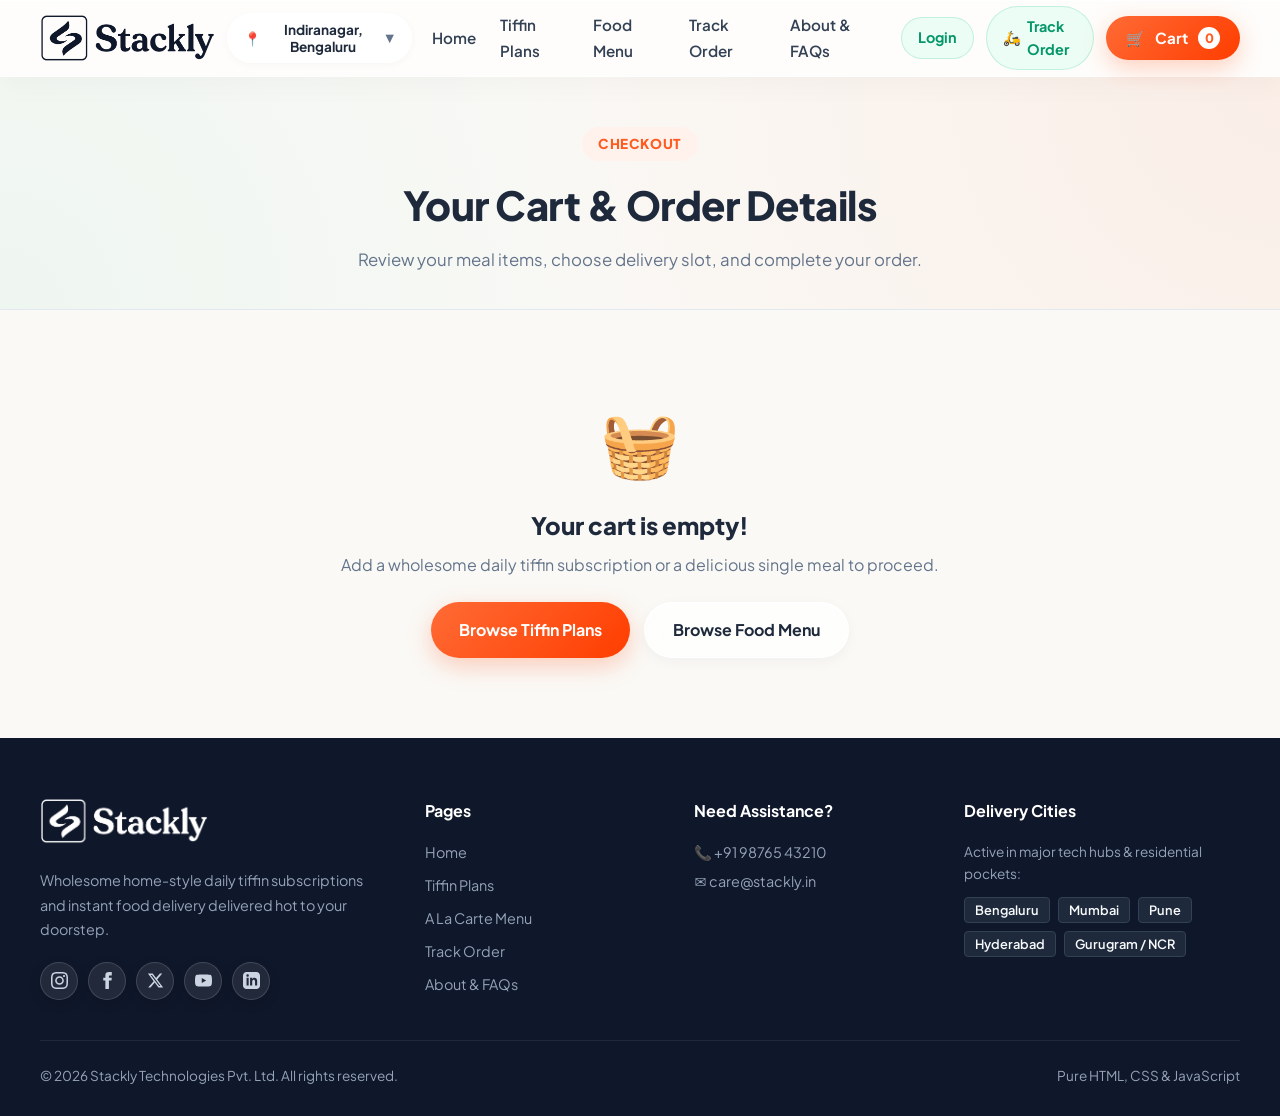
<file: cart.html>
<!DOCTYPE html>
<html lang="en">
<head>
  <meta charset="UTF-8">
  <meta name="viewport" content="width=device-width, initial-scale=1.0">
  <title>Your Food Cart & Checkout | Stackly</title>
  <meta name="description" content="Review your meal selections, apply coupons, enter delivery address, and complete your order securely.">
  
  <link rel="preconnect" href="https://fonts.googleapis.com">
  <link rel="preconnect" href="https://fonts.gstatic.com" crossorigin>
  <link href="https://fonts.googleapis.com/css2?family=Plus+Jakarta+Sans:wght@400;500;600;700;800&display=swap" rel="stylesheet">
  
  <link rel="stylesheet" href="css/style.css">
</head>
<body>

  <!-- Header -->
  <header class="site-header">
    <div class="container nav-container">
      <div class="logo-area">
        <a href="index.html" class="brand-logo">
          <img src="images/logo.webp" alt="Stackly" class="brand-logo-img">
        </a>

        <button class="location-picker" id="locationPickerBtn" title="Change delivery location">
          <span class="loc-icon">📍</span>
          <span id="currentLocationText">Indiranagar, Bengaluru</span>
          <span style="font-size: 0.7rem; color: var(--muted);">▼</span>
        </button>
      </div>

      <nav>
        <ul class="nav-links">
          <li><a href="index.html">Home</a></li>
          <li><a href="plans.html">Tiffin Plans</a></li>
          <li><a href="menu.html">Food Menu</a></li>
          <li><a href="track.html">Track Order</a></li>
          <li><a href="about.html">About & FAQs</a></li>
        </ul>
      </nav>

      <div class="nav-actions">
        <a href="login.html" class="btn-track">Login</a>
        <a href="track.html" class="btn-track">
          <span>🛵</span> Track Order
        </a>

        <a href="cart.html" class="btn-cart" id="btnOpenCart" aria-label="Shopping Cart">
          <span>🛒</span>
          <span>Cart</span>
          <span class="cart-count-badge" id="cartBadge">0</span>
        </a>
      </div>
    </div>
  </header>

  <!-- Page Banner -->
  <section class="page-banner">
    <div class="container">
      <span class="section-tag">Checkout</span>
      <h1>Your Cart & Order Details</h1>
      <p>Review your meal items, choose delivery slot, and complete your order.</p>
    </div>
  </section>

  <!-- Main Cart Container -->
  <main class="container">
    <!-- Empty Cart State -->
    <div id="cartPageEmptyState" style="text-align: center; padding: 80px 20px; display: none;">
      <div style="font-size: 4rem; margin-bottom: 14px;">🧺</div>
      <h2 style="font-size: 1.5rem; font-weight: 800; color: var(--dark); margin-bottom: 8px;">Your cart is empty!</h2>
      <p style="font-size: 1rem; color: var(--muted); margin-bottom: 24px;">Add a wholesome daily tiffin subscription or a delicious single meal to proceed.</p>
      <div style="display: flex; gap: 14px; justify-content: center; flex-wrap: wrap;">
        <a href="plans.html" class="btn-primary">Browse Tiffin Plans</a>
        <a href="menu.html" class="btn-secondary">Browse Food Menu</a>
      </div>
    </div>

    <!-- Active Cart & Checkout Grid -->
    <div class="cart-page-grid" id="cartPageContentWrapper">
      <!-- Left Column: Items & Coupon -->
      <div class="cart-card-panel">
        <h3 class="cart-card-title">
          <span>🛒 Selected Items</span>
        </h3>

        <!-- Cart Items List -->
        <div class="cart-items-list" id="cartPageItemsList">
          <!-- Rendered dynamically by JavaScript -->
        </div>

        <!-- Promo Code Box -->
        <div style="margin-top: 24px; padding-top: 20px; border-top: 1px solid var(--border-light);">
          <label class="form-label" style="margin-bottom: 8px;">Have a Promo Code?</label>
          <div class="coupon-box">
            <input type="text" class="coupon-input" id="pageCouponInput" placeholder="Try FIRSTTIFFIN or DESI50">
            <button class="btn-apply-coupon" id="btnApplyPageCoupon">Apply</button>
          </div>
          <div id="pageCouponMessage" style="font-size: 0.85rem; margin-top: 6px; font-weight: 700;"></div>
        </div>
      </div>

      <!-- Right Column: Delivery Details, Bill & Payment -->
      <div class="cart-card-panel">
        <h3 class="cart-card-title">
          <span>📍 Delivery & Payment</span>
        </h3>

        <form id="pageCheckoutForm">
          <div class="form-group">
            <label class="form-label">Full Name *</label>
            <input type="text" class="form-input" id="pageCustName" required placeholder="e.g. Priyanshu Sharma">
          </div>

          <div class="form-group">
            <label class="form-label">Phone Number *</label>
            <input type="tel" class="form-input" id="pageCustPhone" required placeholder="e.g. 9876543210" maxlength="10">
          </div>

          <div class="form-group">
            <div style="display: flex; justify-content: space-between; align-items: baseline;">
              <label class="form-label">Delivery Address *</label>
              <button type="button" class="btn-change-order-loc" style="background: none; border: none; color: var(--primary); font-size: 0.78rem; font-weight: 700; cursor: pointer; text-decoration: underline;">Change Area</button>
            </div>
            <textarea class="form-textarea" id="pageCustAddress" rows="2" required placeholder="Flat / House no, Society, Street, Landmark..."></textarea>
            <div style="font-size: 0.78rem; color: var(--muted); margin-top: 4px; display: flex; align-items: center; gap: 4px;">
              <span>📍 Delivering to:</span>
              <strong class="order-delivery-loc-name" style="color: var(--dark);">Indiranagar, Bengaluru</strong>
            </div>
          </div>

          <div class="form-group">
            <label class="form-label">Preferred Delivery Slot</label>
            <select class="form-select" id="pageCustSlot">
              <option value="Lunch (12:30 PM - 2:00 PM)">Lunch (12:30 PM - 2:00 PM)</option>
              <option value="Dinner (7:30 PM - 9:30 PM)">Dinner (7:30 PM - 9:30 PM)</option>
              <option value="Breakfast (7:30 AM - 9:00 AM)">Breakfast (7:30 AM - 9:00 AM)</option>
            </select>
          </div>

          <div class="form-group">
            <label class="form-label">Payment Mode</label>
            <div class="payment-options-grid">
              <div class="payment-option-card selected" data-method="upi">
                <div style="font-size: 1.2rem;">📱</div>
                <span>UPI / QR</span>
              </div>
              <div class="payment-option-card" data-method="card">
                <div style="font-size: 1.2rem;">💳</div>
                <span>Card</span>
              </div>
              <div class="payment-option-card" data-method="cod">
                <div style="font-size: 1.2rem;">💵</div>
                <span>Cash</span>
              </div>
            </div>
          </div>

          <!-- Bill Summary -->
          <div class="cart-bill-box" style="margin: 20px 0;">
            <div class="bill-line">
              <span>Item Total</span>
              <span id="pageSubtotal">₹0</span>
            </div>
            <div class="bill-line">
              <span>Delivery Partner Fee</span>
              <span id="pageDelivery">₹30</span>
            </div>
            <div class="bill-line">
              <span>Govt. Taxes (5%)</span>
              <span id="pageTax">₹0</span>
            </div>
            <div class="bill-line" id="pageDiscountRow" style="display: none; color: var(--secondary);">
              <span>Coupon Discount</span>
              <span id="pageDiscount">-₹0</span>
            </div>
            <div class="bill-line total">
              <span>Grand Total</span>
              <span id="pageTotal" style="color: var(--primary);">₹0</span>
            </div>
          </div>

          <button class="btn-primary" style="width: 100%; justify-content: center; padding: 16px; font-size: 1.05rem;" id="btnPlaceOrderPage">
            <span>Place Order</span>
            <span id="pagePayBtnAmount" style="margin-left: 6px;">Pay ₹0</span>
          </button>
        </form>
      </div>
    </div>
  </main>

  <!-- Footer -->
  <footer class="site-footer">
    <div class="container">
      <div class="footer-grid">
        <div class="footer-brand">
          <div class="footer-brand-logo">
            <img src="images/logo.webp" alt="Stackly">
          </div>
          <p>Wholesome home-style daily tiffin subscriptions and instant food delivery delivered hot to your doorstep.</p>

          <!-- Social Media Icons linking to 404 page -->
          <div class="footer-social-links" aria-label="Social media links">
            <a href="404.html" class="footer-social-btn" aria-label="Instagram" title="Instagram">
              <svg viewBox="0 0 24 24"><path d="M12 2.163c3.204 0 3.584.012 4.85.07 3.252.148 4.771 1.691 4.919 4.919.058 1.265.069 1.645.069 4.849 0 3.205-.012 3.584-.069 4.849-.149 3.225-1.664 4.771-4.919 4.919-1.266.058-1.644.07-4.85.07-3.204 0-3.584-.012-4.849-.07-3.26-.149-4.771-1.699-4.919-4.92-.058-1.265-.07-1.644-.07-4.849 0-3.204.013-3.583.07-4.849.149-3.227 1.664-4.771 4.919-4.919 1.266-.057 1.645-.069 4.849-.069zm0-2.163c-3.259 0-3.667.014-4.947.072-4.358.2-6.78 2.618-6.98 6.98-.059 1.281-.073 1.689-.073 4.948 0 3.259.014 3.668.072 4.948.2 4.358 2.618 6.78 6.98 6.98 1.281.058 1.689.072 4.948.072 3.259 0 3.668-.014 4.948-.072 4.354-.2 6.782-2.618 6.979-6.98.059-1.28.073-1.689.073-4.948 0-3.259-.014-3.667-.072-4.947-.196-4.354-2.617-6.78-6.979-6.98-1.281-.059-1.69-.073-4.949-.073zm0 5.838c-3.403 0-6.162 2.759-6.162 6.162s2.759 6.163 6.162 6.163 6.162-2.759 6.162-6.163c0-3.403-2.759-6.162-6.162-6.162zm0 10.162c-2.209 0-4-1.79-4-4 0-2.209 1.791-4 4-4s4 1.791 4 4c0 2.21-1.791 4-4 4zm6.406-11.845c-.796 0-1.441.645-1.441 1.44s.645 1.44 1.441 1.44c.795 0 1.439-.645 1.439-1.44s-.644-1.44-1.439-1.44z"/></svg>
            </a>
            <a href="404.html" class="footer-social-btn" aria-label="Facebook" title="Facebook">
              <svg viewBox="0 0 24 24"><path d="M9 8H6v4h3v12h5V12h3.642L18 8h-4V6.333C14 5.374 14.5 5 15.5 5H18V0h-3.808C10.597 0 9 1.583 9 4.615V8z"/></svg>
            </a>
            <a href="404.html" class="footer-social-btn" aria-label="X (Twitter)" title="X (Twitter)">
              <svg viewBox="0 0 24 24"><path d="M18.244 2.25h3.308l-7.227 8.26 8.502 11.24H16.17l-5.214-6.817L4.99 21.75H1.68l7.73-8.835L1.254 2.25H8.08l4.713 6.231zm-1.161 17.52h1.833L7.084 4.126H5.117z"/></svg>
            </a>
            <a href="404.html" class="footer-social-btn" aria-label="YouTube" title="YouTube">
              <svg viewBox="0 0 24 24"><path d="M23.498 6.186a3.016 3.016 0 0 0-2.122-2.136C19.505 3.545 12 3.545 12 3.545s-7.505 0-9.377.505A3.017 3.017 0 0 0 .502 6.186C0 8.07 0 12 0 12s0 3.93.502 5.814a3.016 3.016 0 0 0 2.122 2.136c1.871.505 9.376.505 9.376.505s7.505 0 9.377-.505a3.015 3.015 0 0 0 2.122-2.136C24 15.93 24 12 24 12s0-3.93-.502-5.814zM9.545 15.568V8.432L15.818 12l-6.273 3.568z"/></svg>
            </a>
            <a href="404.html" class="footer-social-btn" aria-label="LinkedIn" title="LinkedIn">
              <svg viewBox="0 0 24 24"><path d="M19 0h-14c-2.761 0-5 2.239-5 5v14c0 2.761 2.239 5 5 5h14c2.762 0 5-2.239 5-5v-14c0-2.761-2.238-5-5-5zm-11 19h-3v-11h3v11zm-1.5-12.268c-.966 0-1.75-.79-1.75-1.764s.784-1.764 1.75-1.764 1.75.79 1.75 1.764-.783 1.764-1.75 1.764zm13.5 12.268h-3v-5.604c0-3.368-4-3.113-4 0v5.604h-3v-11h3v1.765c1.396-2.586 7-2.777 7 2.476v6.759z"/></svg>
            </a>
          </div>
        </div>
        <div class="footer-col">
          <h4>Pages</h4>
          <ul class="footer-links">
            <li><a href="index.html">Home</a></li>
            <li><a href="plans.html">Tiffin Plans</a></li>
            <li><a href="menu.html">A La Carte Menu</a></li>
            <li><a href="track.html">Track Order</a></li>
            <li><a href="about.html">About & FAQs</a></li>
          </ul>
        </div>
        <div class="footer-col">
          <h4>Need Assistance?</h4>
          <p style="font-size: 0.9rem;">📞 +91 98765 43210</p>
          <p style="font-size: 0.9rem; margin-top: 6px;">✉️ care@stackly.in</p>
        </div>
        <div class="footer-col">
          <h4>Delivery Cities</h4>
          <p style="font-size: 0.85rem; margin-bottom: 12px;">Active in major tech hubs & residential pockets:</p>
          <div style="display: flex; flex-wrap: wrap; gap: 8px;">
            <button type="button" class="footer-city-tag" data-city="Bengaluru">Bengaluru</button>
            <button type="button" class="footer-city-tag" data-city="Mumbai">Mumbai</button>
            <button type="button" class="footer-city-tag" data-city="Pune">Pune</button>
            <button type="button" class="footer-city-tag" data-city="Hyderabad">Hyderabad</button>
            <button type="button" class="footer-city-tag" data-city="Delhi NCR">Gurugram / NCR</button>
          </div>
        </div>
      </div>
      <div class="footer-bottom">
        <p>© 2026 Stackly Technologies Pvt. Ltd. All rights reserved.</p>
        <p>Pure HTML, CSS & JavaScript</p>
      </div>
    </div>
  </footer>

  <div class="toast-container" id="toastContainer"></div>

  <script src="js/data.js"></script>
  <script src="js/app.js"></script>
</body>
</html>
</file>
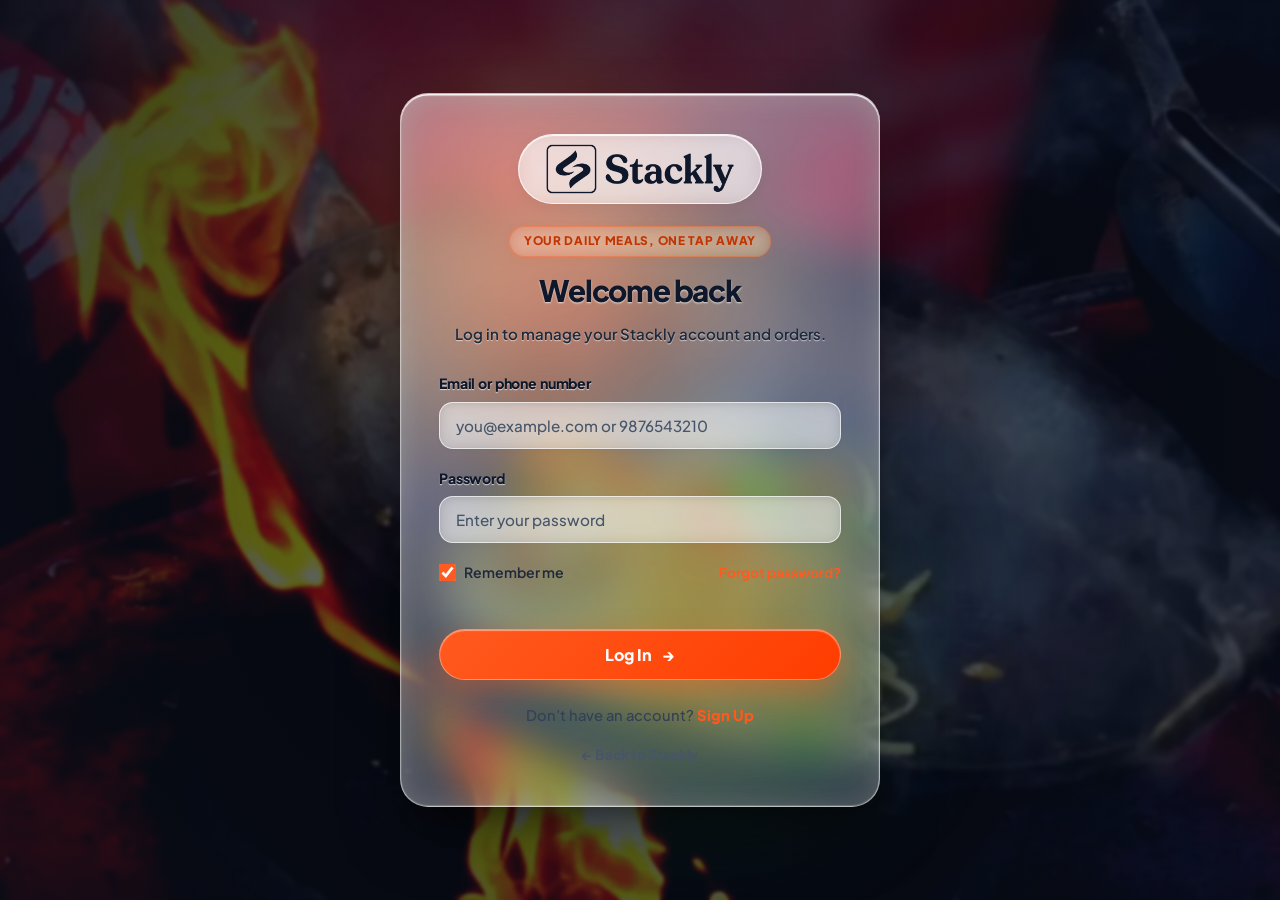
<file: dashboard.html>
<!DOCTYPE html>
<html lang="en">
<head>
  <meta charset="UTF-8">
  <meta name="viewport" content="width=device-width, initial-scale=1.0">
  <title>My Account | Stackly</title>
  <link rel="preconnect" href="https://fonts.googleapis.com">
  <link rel="preconnect" href="https://fonts.gstatic.com" crossorigin>
  <link href="https://fonts.googleapis.com/css2?family=Plus+Jakarta+Sans:wght@400;500;600;700;800&display=swap" rel="stylesheet">
  <link rel="stylesheet" href="css/style.css">
</head>
<body class="account-shell">
  <header class="site-header">
    <div class="container nav-container">
      <a href="index.html" class="brand-logo"><img src="images/logo.webp" alt="Stackly" class="brand-logo-img"></a>
      <nav aria-label="Main navigation">
        <ul class="nav-links">
          <li><a href="index.html">Home</a></li>
          <li><a href="plans.html">Tiffin Plans</a></li>
          <li><a href="menu.html">Food Menu</a></li>
          <li><a href="track.html">Track Order</a></li>
        </ul>
      </nav>
      <div class="nav-actions">
        <div class="nav-user-badge" id="navUserBadge" title="Signed in email">
          <svg width="14" height="14" viewBox="0 0 24 24" fill="none" stroke="currentColor" stroke-width="2.2" stroke-linecap="round" stroke-linejoin="round" aria-hidden="true"><rect x="2" y="4" width="20" height="16" rx="2"></rect><path d="m22 7-8.97 5.7a1.94 1.94 0 0 1-2.06 0L2 7"></path></svg>
          <span id="navUserEmail">Loading...</span>
        </div>
        <a href="cart.html" class="btn-cart">Cart</a>
        <button type="button" class="btn-outline account-logout" id="logoutButton">Log Out</button>
      </div>
    </div>
  </header>

  <main class="container account-main">
    <section class="account-welcome">
      <div class="account-welcome-info">
        <div class="account-welcome-top">
          <span class="section-tag">Your Stackly account</span>
          <span class="account-email-pill" id="dashboardEmailBadge" title="Signed in email">
            <svg width="14" height="14" viewBox="0 0 24 24" fill="none" stroke="currentColor" stroke-width="2.2" stroke-linecap="round" stroke-linejoin="round" aria-hidden="true"><rect x="2" y="4" width="20" height="16" rx="2"></rect><path d="m22 7-8.97 5.7a1.94 1.94 0 0 1-2.06 0L2 7"></path></svg>
            <span id="topUserEmail">Loading...</span>
          </span>
        </div>
        <h1 id="welcomeTitle">Welcome back!</h1>
        <p>Manage your meals, orders, and delivery details in one place.</p>
      </div>
      <a href="menu.html" class="btn-primary">Order a meal <span aria-hidden="true">→</span></a>
    </section>

    <section class="account-stats" aria-label="Account summary">
      <article class="account-stat-card"><span>Subscription days left</span><strong id="daysRemaining">0</strong><small id="subscriptionStatNote">No active subscription</small></article>
      <article class="account-stat-card"><span>Total orders placed</span><strong id="ordersTotal">0</strong><small>Orders on this account</small></article>
      <article class="account-stat-card"><span>Wallet balance</span><strong id="walletBalance">₹0</strong><small>Stackly wallet</small></article>
    </section>

    <section class="account-panel subscription-panel">
      <div class="account-panel-heading">
        <div><span class="section-tag">Your meal plan</span><h2>Active Tiffin Subscription</h2></div>
        <span id="subscriptionStatus" class="status-badge status-muted">No active plan</span>
      </div>
      <div id="subscriptionDetails" class="subscription-details"></div>
      <div class="account-actions" id="subscriptionActions">
        <button type="button" class="btn-outline" id="pauseMealButton" disabled>Pause Meal for Tomorrow</button>
        <button type="button" class="btn-outline" id="changeAddressButton">Change Delivery Address</button>
        <a href="plans.html" class="btn-primary" id="browsePlansButton">Browse Plans</a>
      </div>
      <p class="inline-feedback" id="subscriptionFeedback" aria-live="polite"></p>
    </section>

    <section class="account-panel">
      <div class="account-panel-heading"><div><span class="section-tag">Your activity</span><h2>Recent Orders</h2></div><a href="track.html" class="account-inline-link">Track current order</a></div>
      <div class="table-scroll">
        <table class="orders-table">
          <thead><tr><th>Order ID</th><th>Date</th><th>Items</th><th>Total</th><th>Status</th><th></th></tr></thead>
          <tbody id="ordersTableBody"></tbody>
        </table>
      </div>
      <p class="empty-account-state" id="ordersEmptyState">Your order history will appear here after your first order.</p>
    </section>

    <div class="account-lower-grid">
      <section class="account-panel">
        <div class="account-panel-heading"><div><span class="section-tag">Quick delivery</span><h2>Saved Addresses</h2></div><button class="text-button" id="addAddressButton" type="button">+ Add address</button></div>
        <div id="savedAddresses" class="saved-addresses"></div>
      </section>
      <section class="account-panel">
        <div class="account-panel-heading"><div><span class="section-tag">Your details</span><h2>Profile Settings</h2></div></div>
        <form id="profileForm" class="profile-form">
          <div class="form-group"><label class="form-label" for="profileName">Full name</label><input class="form-input" id="profileName" required maxlength="80"></div>
          <div class="form-group"><label class="form-label" for="profileEmail">Email address</label><input class="form-input" id="profileEmail" type="email" required></div>
          <div class="form-group"><label class="form-label" for="profilePhone">Phone number</label><input class="form-input" id="profilePhone" type="tel" pattern="[0-9]{10}" maxlength="10" required></div>
          <div class="form-group"><label class="form-label" for="profileCity">Delivery city / area</label><input class="form-input" id="profileCity" required maxlength="100"></div>
          <div class="form-group"><label class="form-label" for="profileDiet">Dietary preference</label><select class="form-select" id="profileDiet"><option value="veg">Pure Veg 🟢</option><option value="nonveg">Non-Veg 🔴</option><option value="fitness">Fitness Diet 🥗</option></select></div>
          <p class="form-message" id="profileMessage" role="status" aria-live="polite"></p>
          <button class="btn-primary" type="submit">Save Profile</button>
        </form>
      </section>
    </div>
  </main>
  <script src="js/dashboard.js"></script>
</body>
</html>
</file>
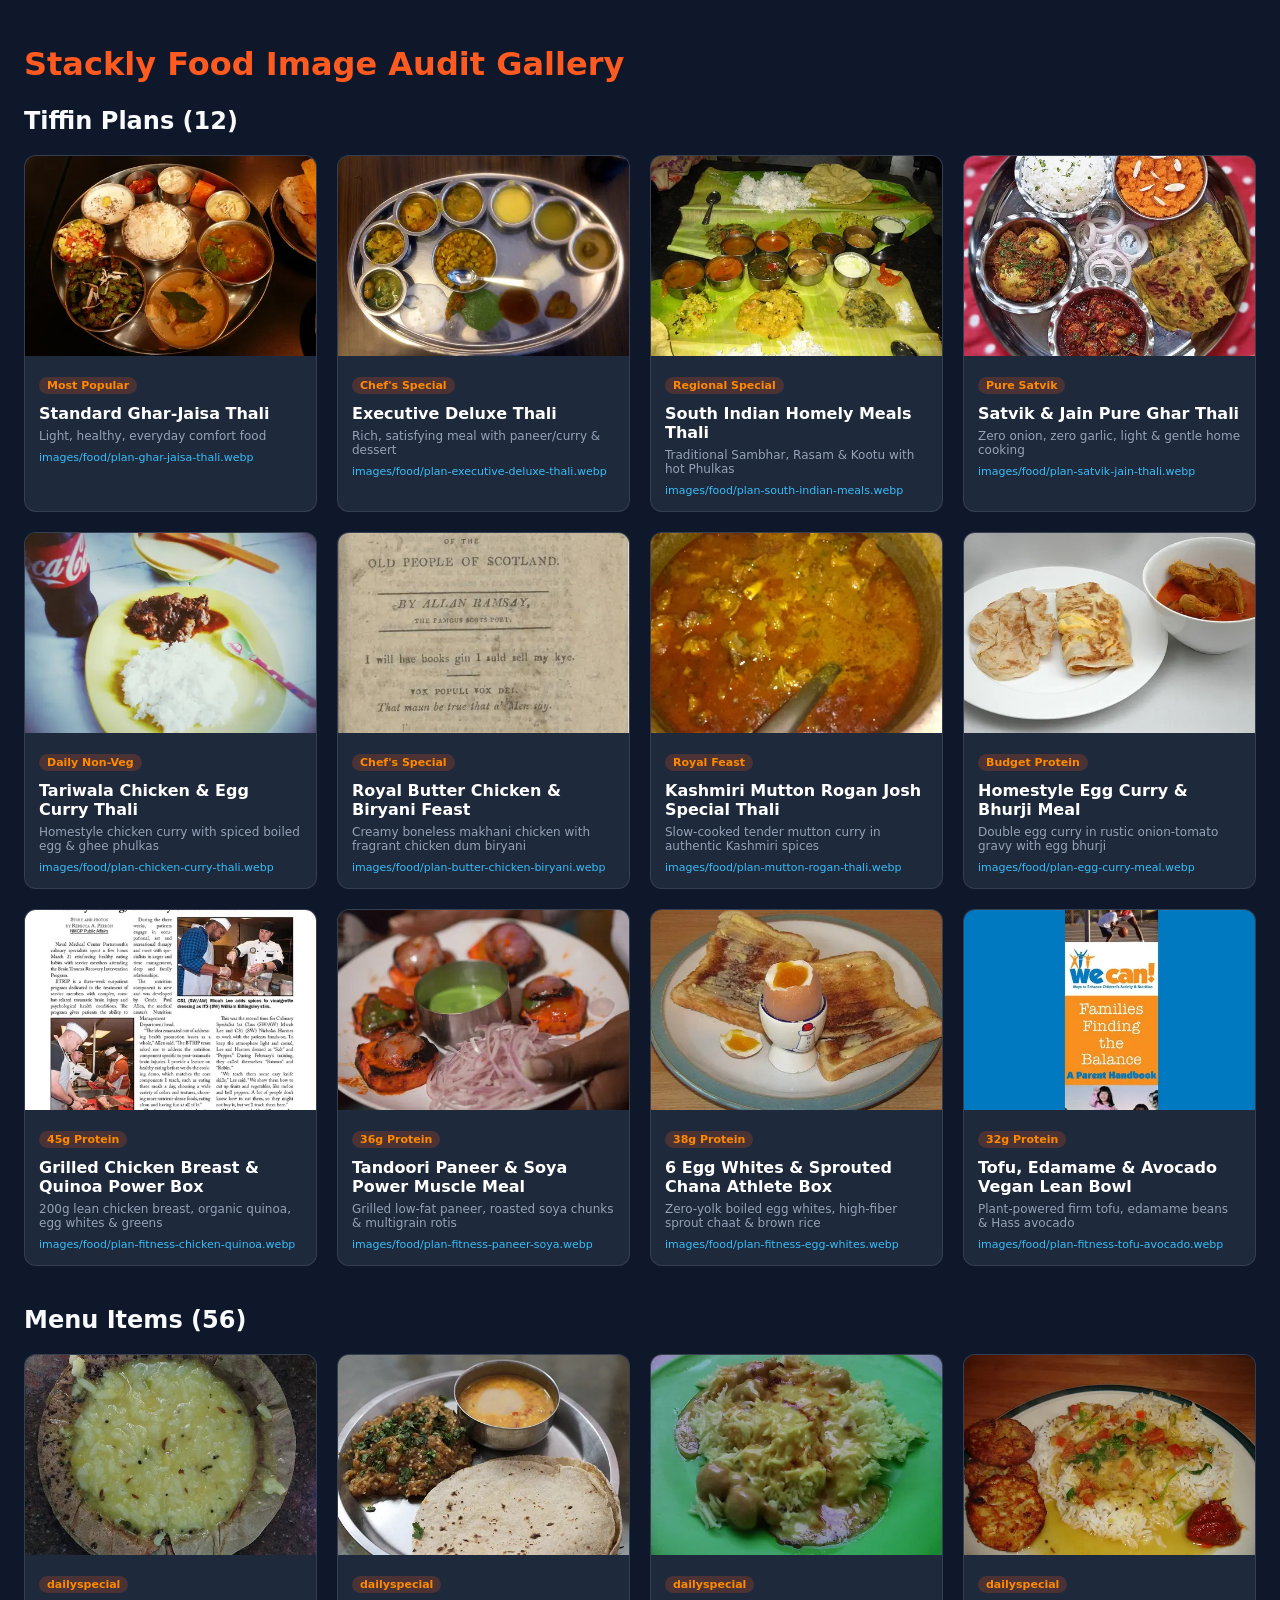
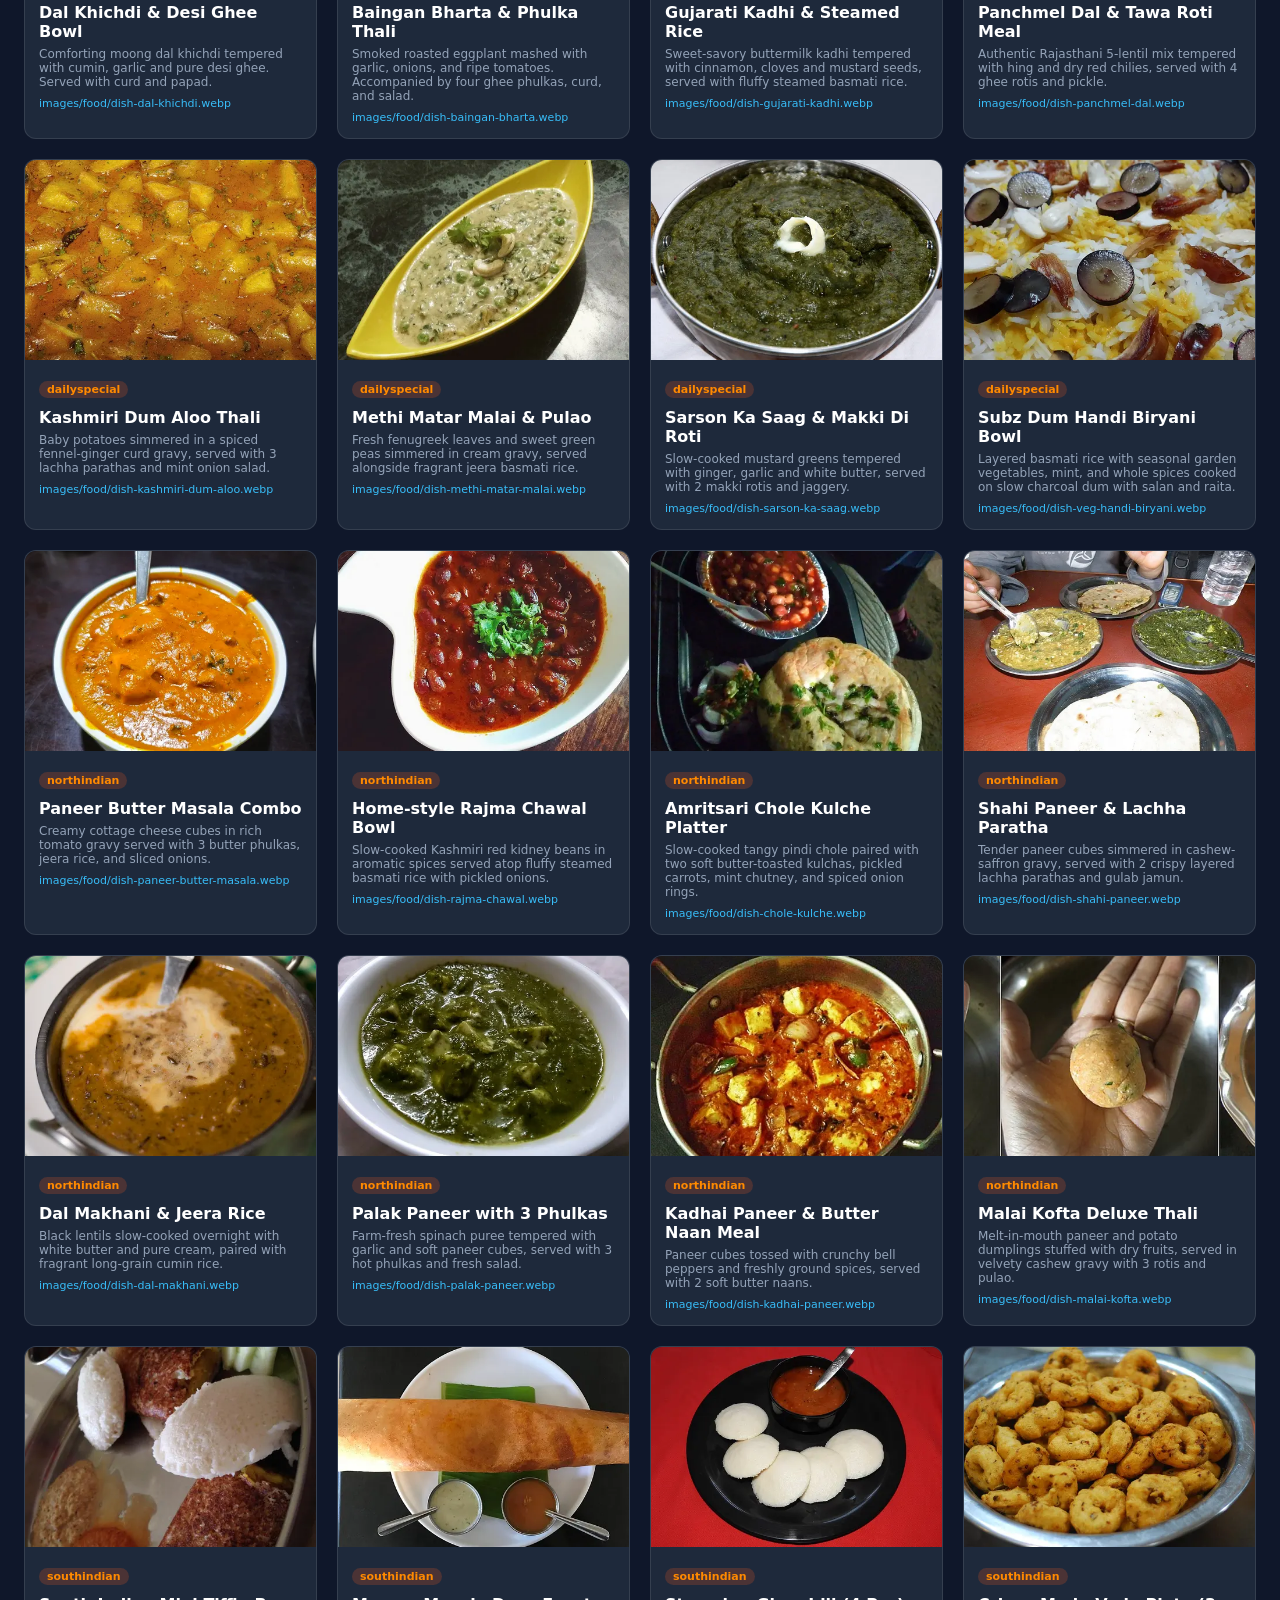
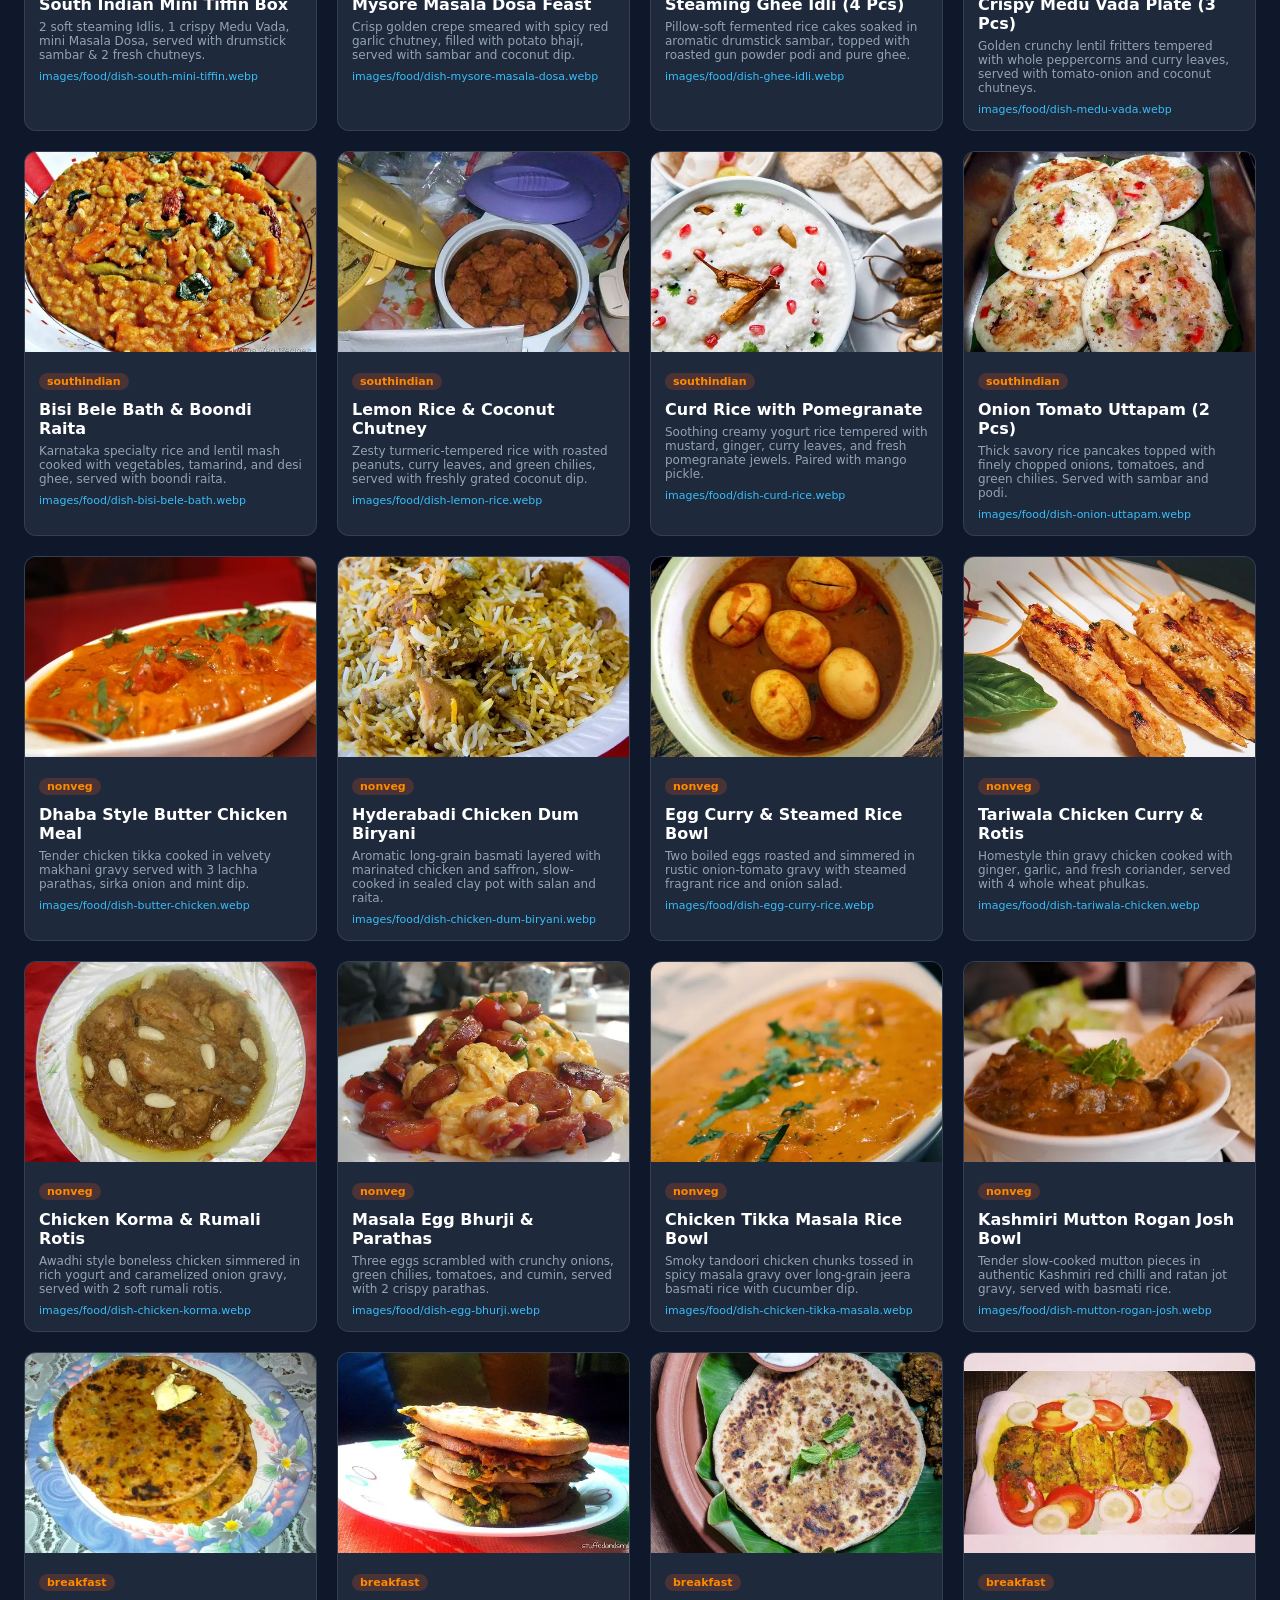
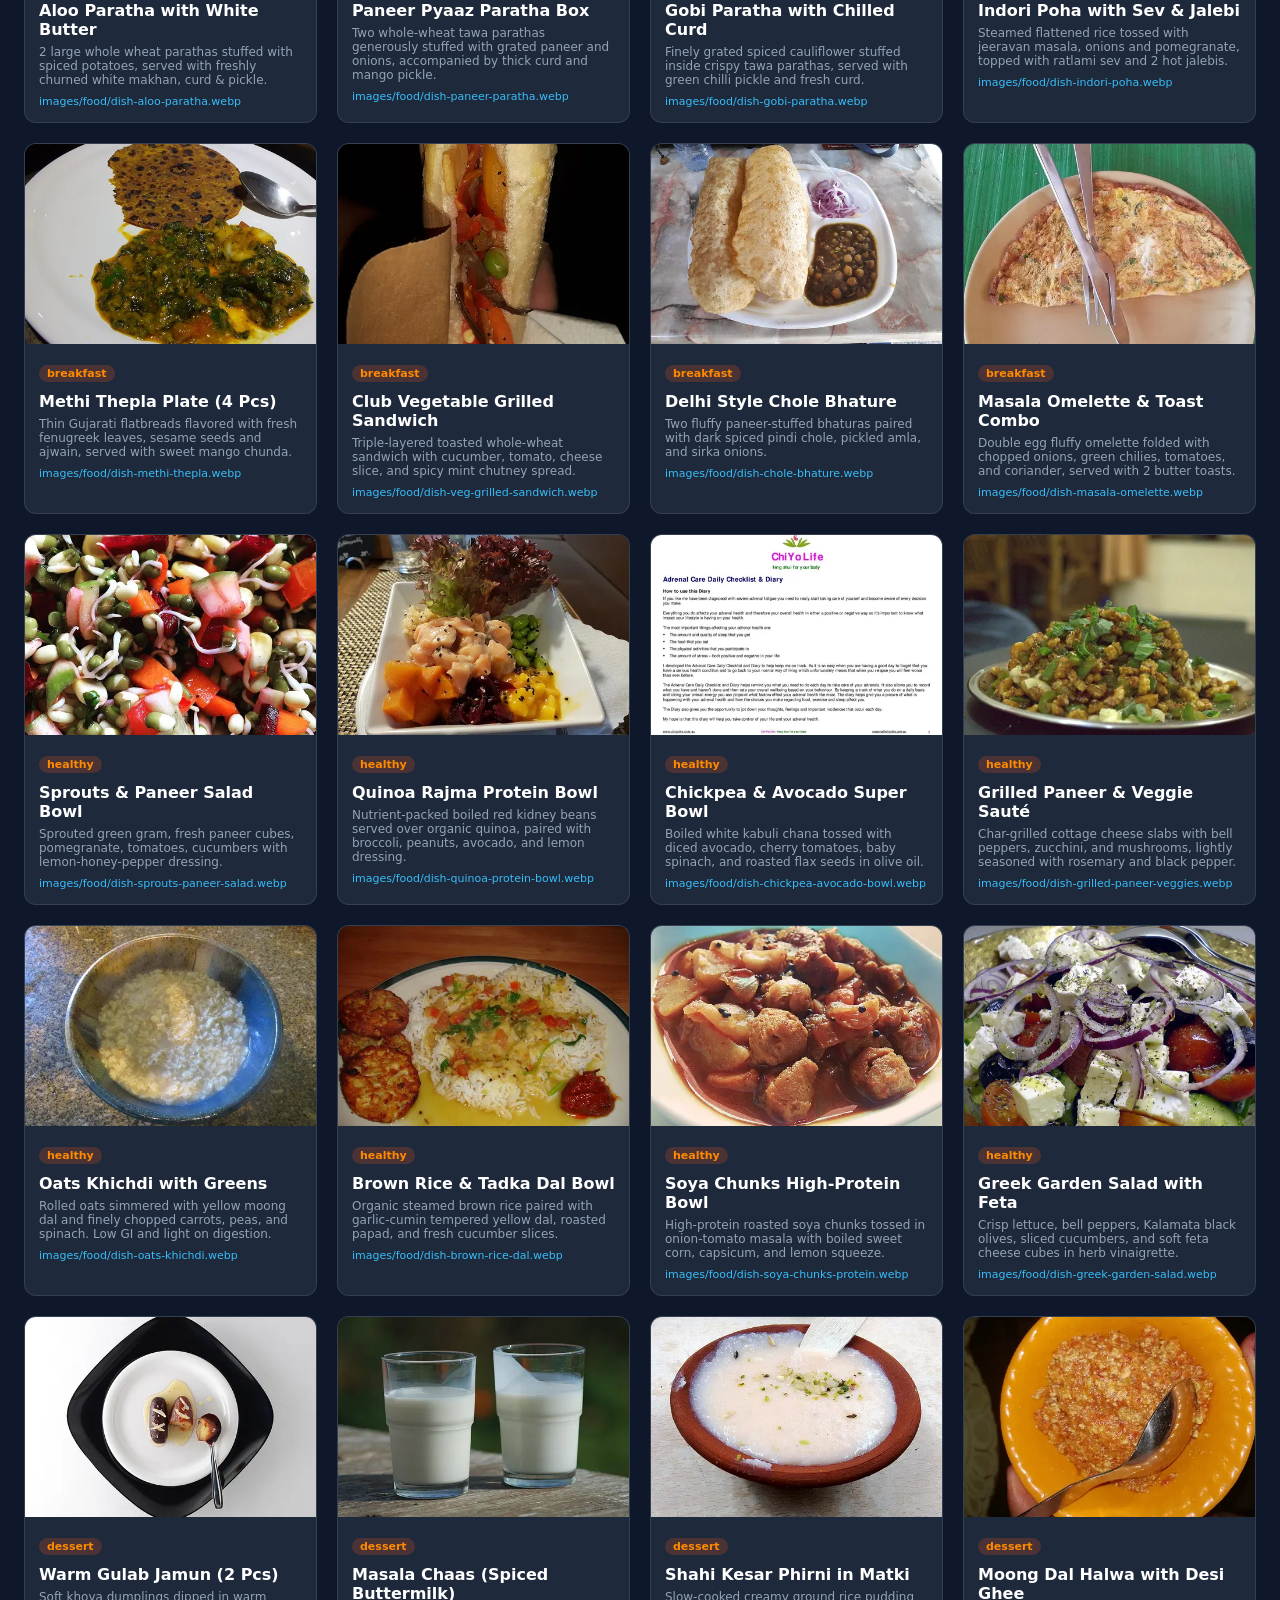
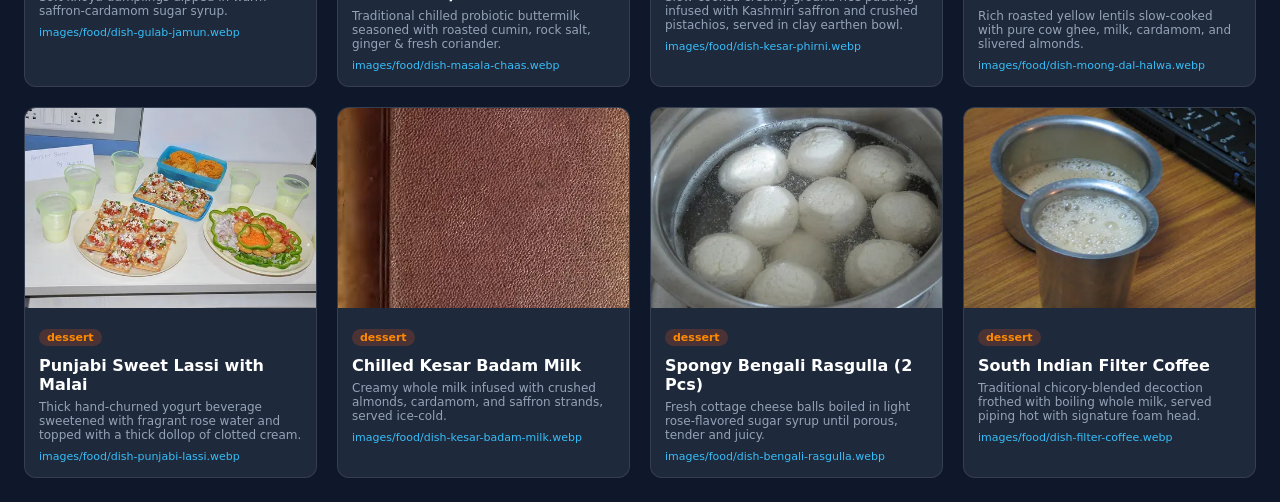
<file: gallery_dishes.html>
<!DOCTYPE html>
<html lang="en">
<head>
  <meta charset="UTF-8">
  <title>Food Image Gallery Audit</title>
  <style>
    body { font-family: system-ui, sans-serif; background: #0f172a; color: #f8fafc; margin: 0; padding: 24px; }
    h1 { margin-bottom: 24px; color: #ff5a1f; }
    .grid { display: grid; grid-template-columns: repeat(auto-fill, minmax(280px, 1fr)); gap: 20px; }
    .card { background: #1e293b; border-radius: 12px; overflow: hidden; border: 1px solid rgba(255,255,255,0.1); }
    .card img { width: 100%; height: 200px; object-fit: cover; background: #334155; }
    .content { padding: 14px; }
    .tag { display: inline-block; padding: 2px 8px; border-radius: 99px; background: rgba(255,90,31,0.2); color: #ff8a00; font-size: 11px; font-weight: bold; margin-bottom: 6px; }
    h3 { margin: 4px 0 6px; font-size: 16px; color: #fff; }
    p { margin: 0; font-size: 12px; color: #94a3b8; }
    .file { font-size: 11px; color: #38bdf8; word-break: break-all; margin-top: 8px; }
  </style>
</head>
<body>
  <h1>Stackly Food Image Audit Gallery</h1>
  <h2>Tiffin Plans (12)</h2>
  <div class="grid" id="plansGrid"></div>
  <h2 style="margin-top: 40px;">Menu Items (56)</h2>
  <div class="grid" id="menuGrid"></div>

  <script src="js/data.js"></script>
  <script>
    const pGrid = document.getElementById('plansGrid');
    TIFFIN_PLANS.forEach(p => {
      pGrid.innerHTML += `
        <div class="card">
          <img src="${p.image}" alt="${p.title}" loading="lazy">
          <div class="content">
            <span class="tag">${p.badge || 'Plan'}</span>
            <h3>${p.title}</h3>
            <p>${p.subtitle || ''}</p>
            <div class="file">${p.image}</div>
          </div>
        </div>
      `;
    });

    const mGrid = document.getElementById('menuGrid');
    MENU_ITEMS.forEach(m => {
      mGrid.innerHTML += `
        <div class="card">
          <img src="${m.image}" alt="${m.name}" loading="lazy">
          <div class="content">
            <span class="tag">${m.category}</span>
            <h3>${m.name}</h3>
            <p>${m.description || ''}</p>
            <div class="file">${m.image}</div>
          </div>
        </div>
      `;
    });
  </script>
</body>
</html>
</file>
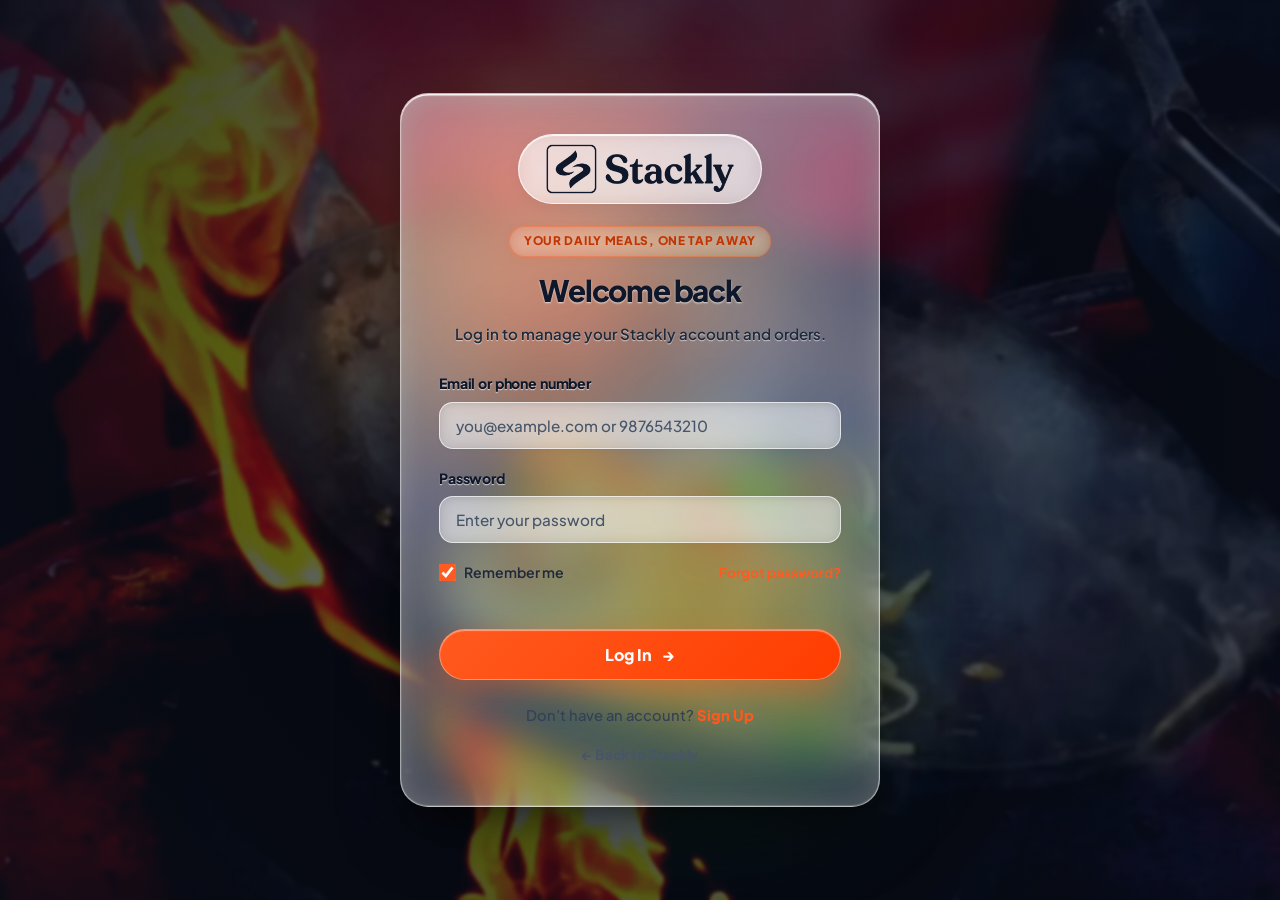
<file: login.html>
<!DOCTYPE html>
<html lang="en">
<head>
  <meta charset="UTF-8">
  <meta name="viewport" content="width=device-width, initial-scale=1.0">
  <title>Log In | Stackly</title>
  <link rel="preconnect" href="https://fonts.googleapis.com">
  <link rel="preconnect" href="https://fonts.gstatic.com" crossorigin>
  <link href="https://fonts.googleapis.com/css2?family=Plus+Jakarta+Sans:wght@400;500;600;700;800&display=swap" rel="stylesheet">
  <link rel="stylesheet" href="css/style.css">
</head>
<body class="auth-shell">
  <!-- Background Video & Ambient Overlay -->
  <div class="auth-video-container" aria-hidden="true">
    <video class="auth-bg-video" autoplay muted loop playsinline poster="videos/auth-bg-poster.webp">
      <source src="videos/auth-bg.mp4" type="video/mp4">
    </video>
    <div class="auth-video-overlay"></div>
  </div>

  <main class="auth-page">
    <section class="auth-card" aria-labelledby="loginTitle">
      <a href="index.html" class="auth-logo"><img src="images/logo.webp" alt="Stackly"></a>
      <div class="auth-heading">
        <span class="section-tag">Your daily meals, one tap away</span>
        <h1 id="loginTitle">Welcome back</h1>
        <p>Log in to manage your Stackly account and orders.</p>
      </div>
      <form id="loginForm" novalidate>
        <div class="form-group">
          <label class="form-label" for="loginIdentity">Email or phone number</label>
          <input class="form-input" id="loginIdentity" name="identity" autocomplete="username" required placeholder="you@example.com or 9876543210">
        </div>
        <div class="form-group">
          <label class="form-label" for="loginPassword">Password</label>
          <input class="form-input" id="loginPassword" name="password" type="password" autocomplete="current-password" required placeholder="Enter your password">
        </div>
        <div class="auth-options">
          <label class="auth-check"><input id="rememberMe" type="checkbox" checked> Remember me</label>
          <a class="text-button" id="forgotPassword" href="404.html">Forgot password?</a>
        </div>
        <p class="form-message" id="loginMessage" role="alert" aria-live="polite"></p>
        <button class="btn-primary auth-submit" type="submit">Log In <span aria-hidden="true">→</span></button>
      </form>
      <p class="auth-switch">Don’t have an account? <a href="signup.html">Sign Up</a></p>
      <a class="auth-home-link" href="index.html">← Back to Stackly</a>
    </section>
  </main>
  <script src="js/auth.js"></script>
</body>
</html>
</file>
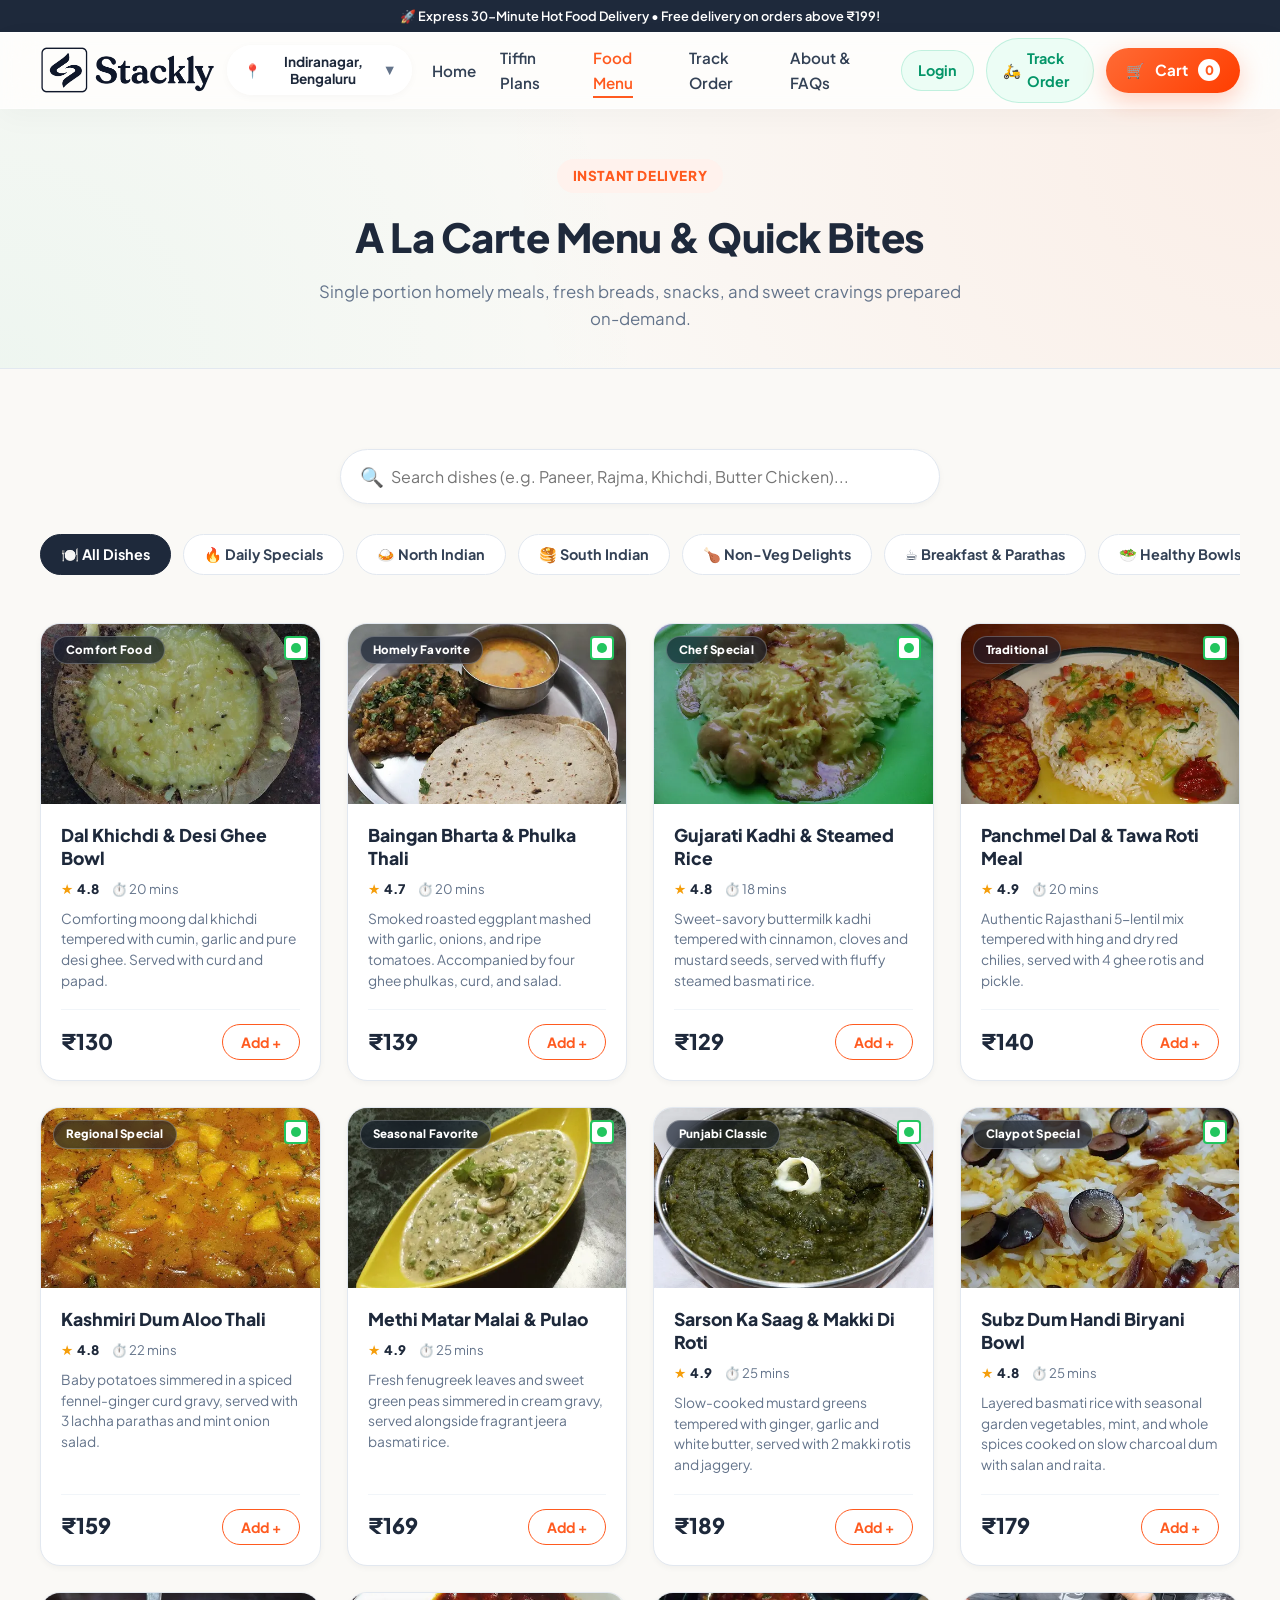
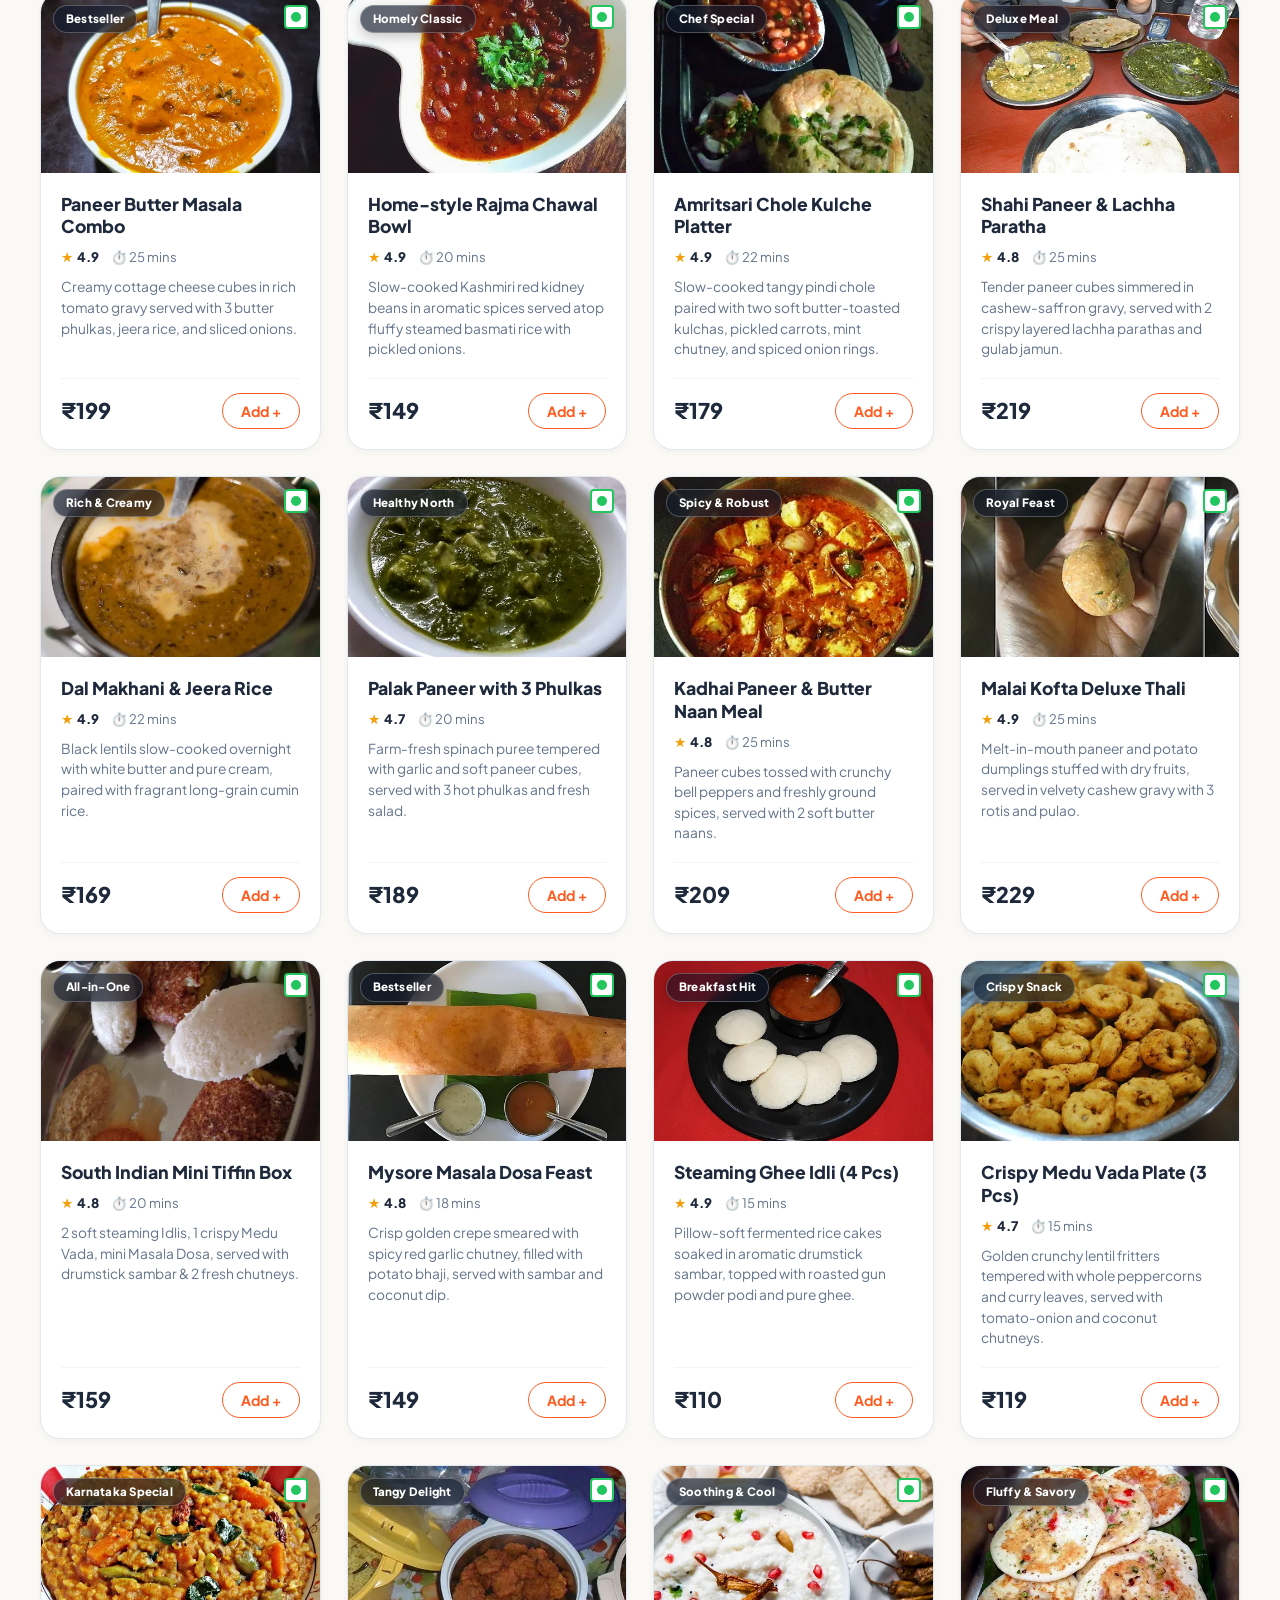
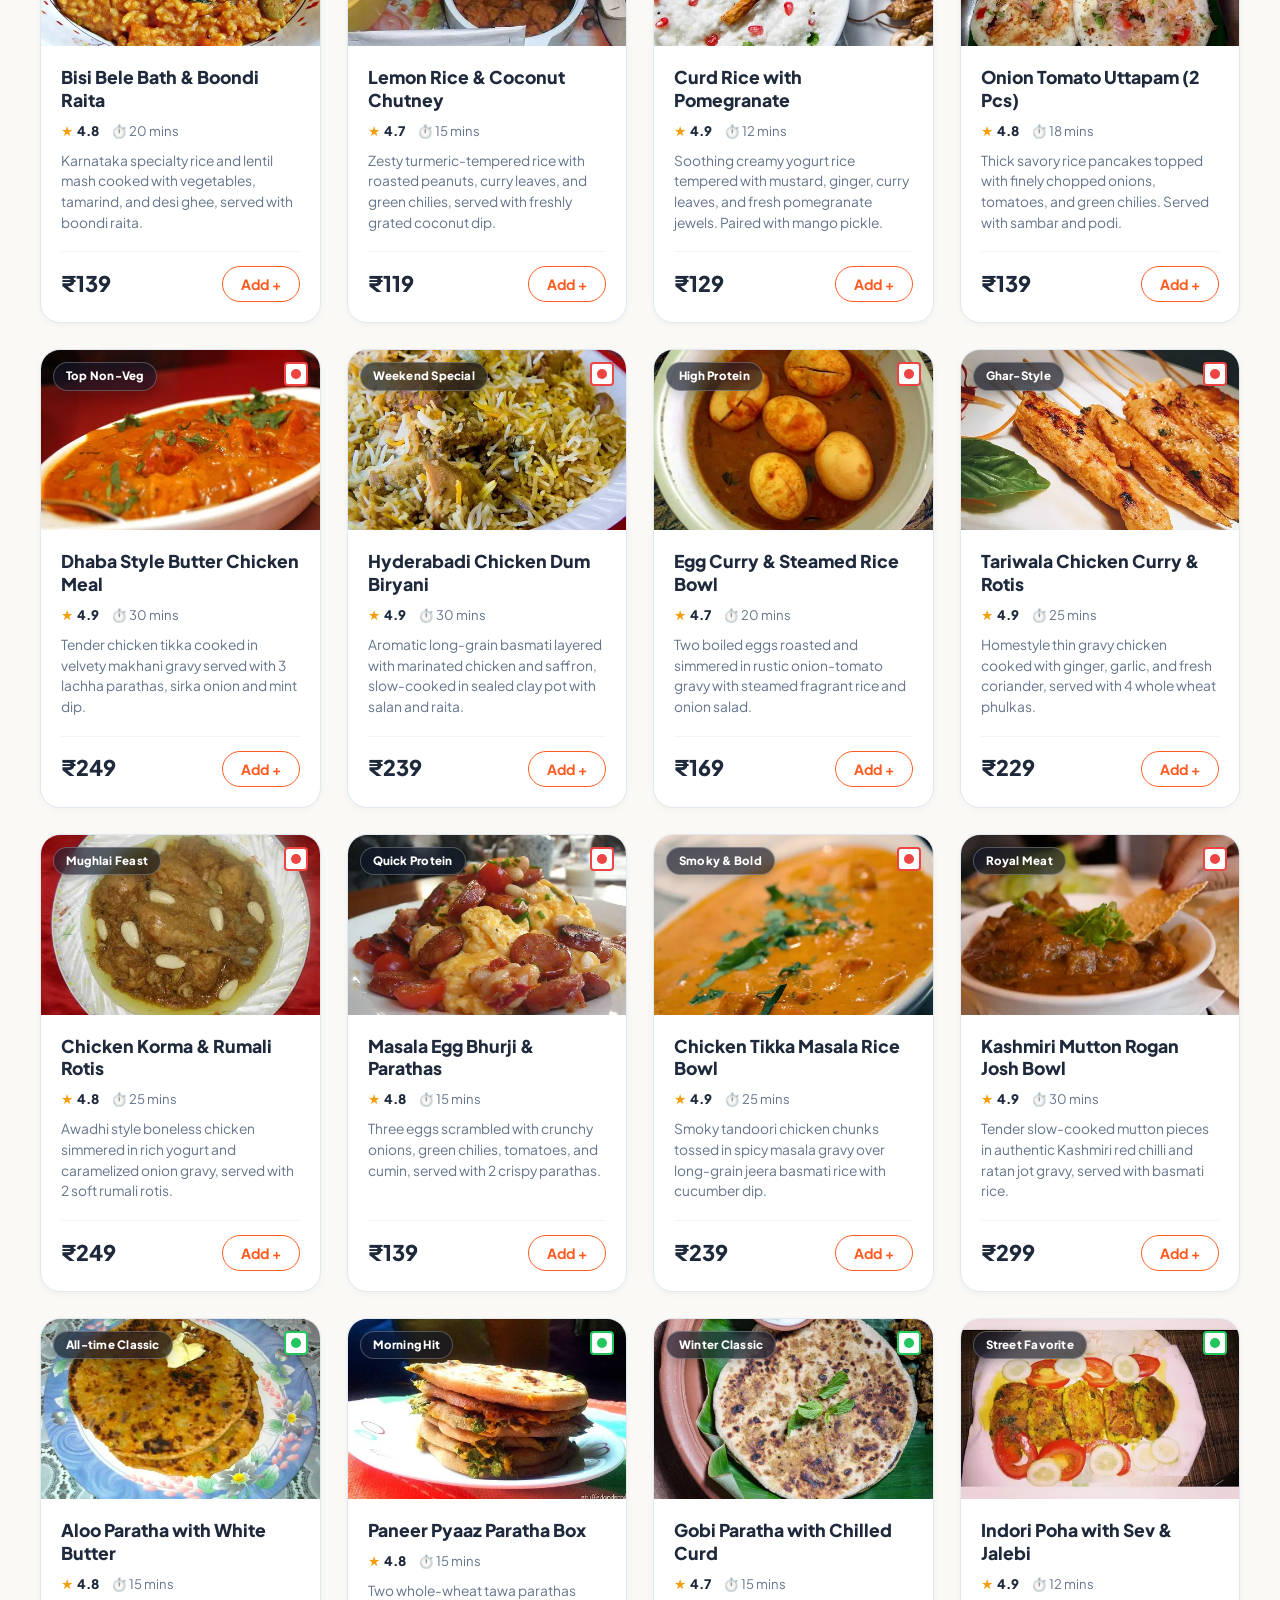
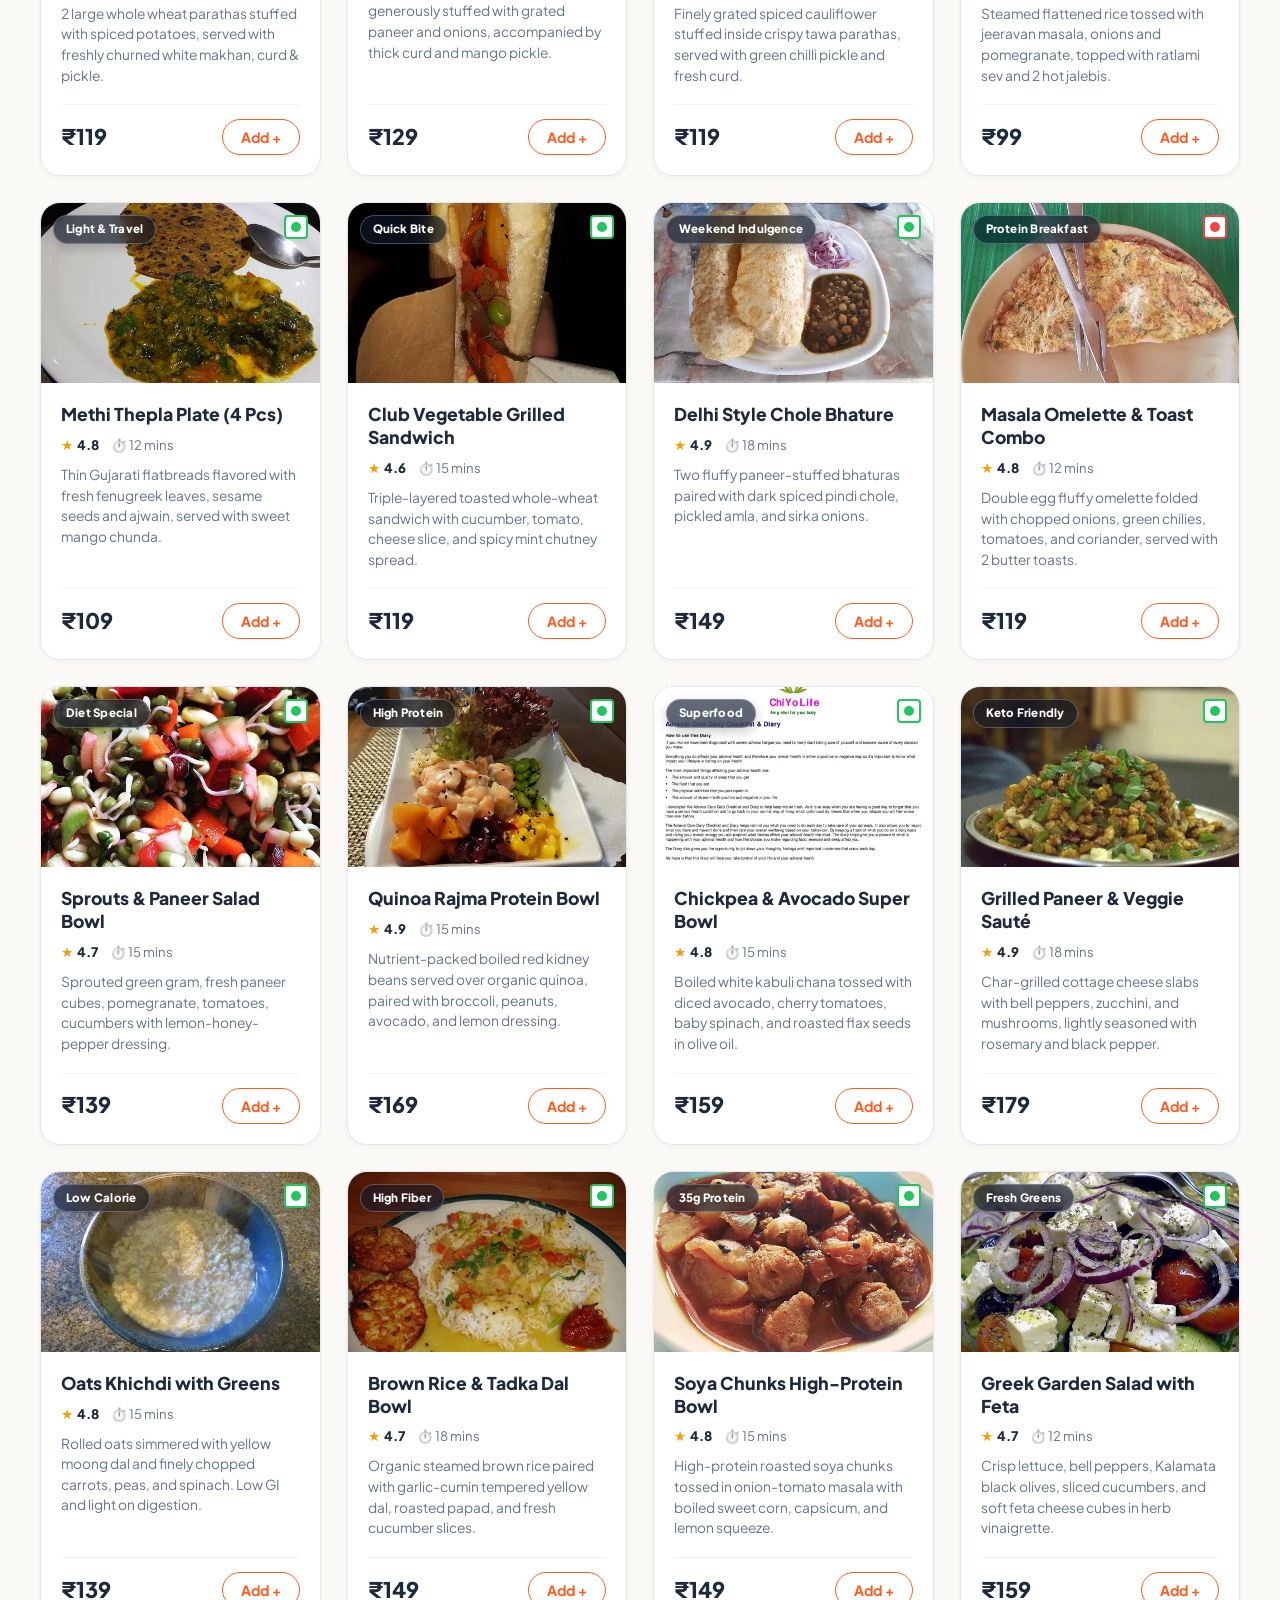
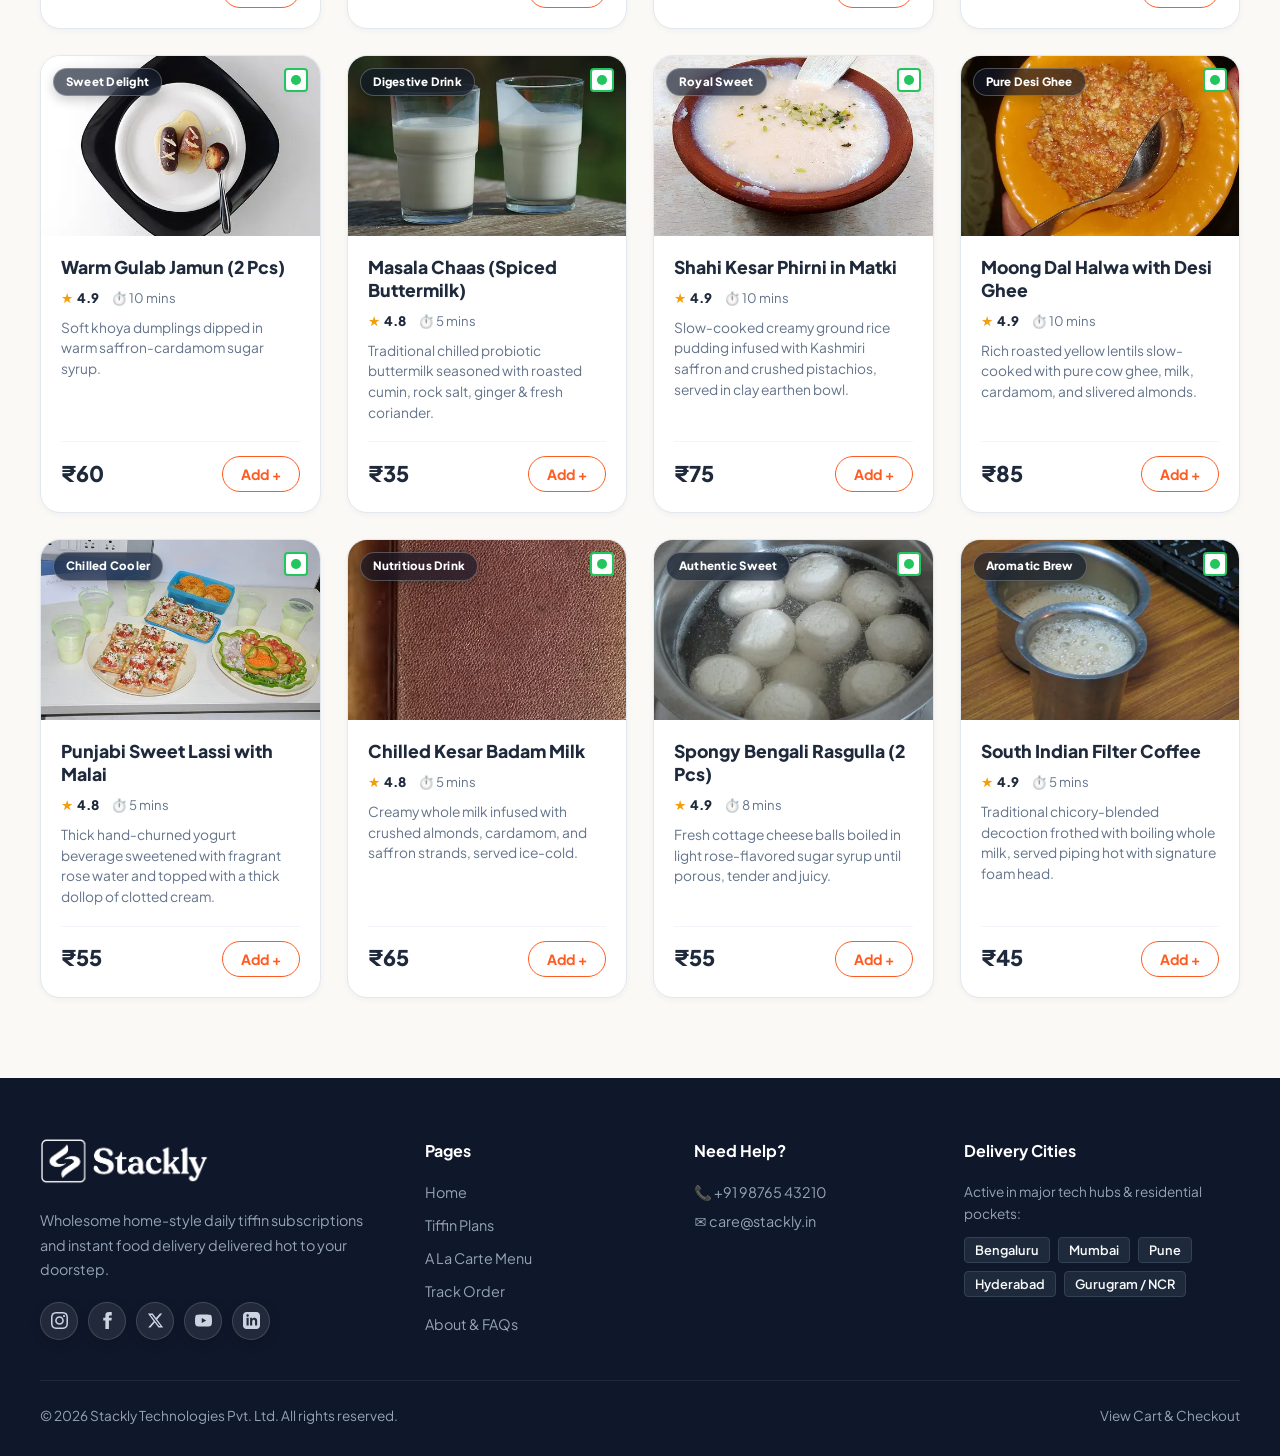
<file: menu.html>
<!DOCTYPE html>
<html lang="en">
<head>
  <meta charset="UTF-8">
  <meta name="viewport" content="width=device-width, initial-scale=1.0">
  <title>A La Carte Menu & Instant Delivery | Stackly</title>
  <meta name="description" content="Order single home-cooked meals, thalis, breakfast parathas, and comfort bowls delivered hot in 30 minutes.">
  
  <link rel="preconnect" href="https://fonts.googleapis.com">
  <link rel="preconnect" href="https://fonts.gstatic.com" crossorigin>
  <link href="https://fonts.googleapis.com/css2?family=Plus+Jakarta+Sans:wght@400;500;600;700;800&display=swap" rel="stylesheet">
  
  <link rel="stylesheet" href="css/style.css">
</head>
<body>

  <!-- Top Announcement Bar -->
  <div style="background: #1E293B; color: #FFF; font-size: 0.8rem; font-weight: 600; text-align: center; padding: 6px 12px;">
    🚀 Express 30-Minute Hot Food Delivery • Free delivery on orders above ₹199!
  </div>

  <!-- Header -->
  <header class="site-header">
    <div class="container nav-container">
      <div class="logo-area">
        <a href="index.html" class="brand-logo">
          <img src="images/logo.webp" alt="Stackly" class="brand-logo-img">
        </a>

        <button class="location-picker" id="locationPickerBtn" title="Change delivery location">
          <span class="loc-icon">📍</span>
          <span id="currentLocationText">Indiranagar, Bengaluru</span>
          <span style="font-size: 0.7rem; color: var(--muted);">▼</span>
        </button>
      </div>

      <nav>
        <ul class="nav-links">
          <li><a href="index.html">Home</a></li>
          <li><a href="plans.html">Tiffin Plans</a></li>
          <li><a href="menu.html" class="active">Food Menu</a></li>
          <li><a href="track.html">Track Order</a></li>
          <li><a href="about.html">About & FAQs</a></li>
        </ul>
      </nav>

      <div class="nav-actions">
        <a href="login.html" class="btn-track">Login</a>
        <a href="track.html" class="btn-track">
          <span>🛵</span> Track Order
        </a>

        <a href="cart.html" class="btn-cart" id="btnOpenCart" aria-label="Open Shopping Cart">
          <span>🛒</span>
          <span>Cart</span>
          <span class="cart-count-badge" id="cartBadge">0</span>
        </a>
      </div>
    </div>
  </header>

  <!-- Page Banner -->
  <section class="page-banner">
    <div class="container">
      <span class="section-tag">Instant Delivery</span>
      <h1>A La Carte Menu & Quick Bites</h1>
      <p>Single portion homely meals, fresh breads, snacks, and sweet cravings prepared on-demand.</p>
    </div>
  </section>

  <!-- Menu Section -->
  <main class="menu-section">
    <div class="container">
      <!-- Search Bar -->
      <div class="menu-search-bar">
        <span class="search-icon">🔍</span>
        <input type="text" class="menu-search-input" id="menuSearchInput" placeholder="Search dishes (e.g. Paneer, Rajma, Khichdi, Butter Chicken)...">
      </div>

      <!-- Categories Filter Tabs -->
      <div class="menu-category-tabs" id="categoryTabs">
        <button class="category-tab active" data-category="all">🍽️ All Dishes</button>
        <button class="category-tab" data-category="dailyspecial">🔥 Daily Specials</button>
        <button class="category-tab" data-category="northindian">🍛 North Indian</button>
        <button class="category-tab" data-category="southindian">🥞 South Indian</button>
        <button class="category-tab" data-category="nonveg">🍗 Non-Veg Delights</button>
        <button class="category-tab" data-category="breakfast">☕ Breakfast & Parathas</button>
        <button class="category-tab" data-category="healthy">🥗 Healthy Bowls</button>
        <button class="category-tab" data-category="dessert">🍯 Desserts & Drinks</button>
      </div>

      <!-- Food Grid -->
      <div class="menu-items-grid" id="menuItemsGrid">
        <!-- Rendered dynamically by JavaScript -->
      </div>
    </div>
  </main>

  <!-- Footer -->
  <footer class="site-footer">
    <div class="container">
      <div class="footer-grid">
        <div class="footer-brand">
          <div class="footer-brand-logo">
            <img src="images/logo.webp" alt="Stackly">
          </div>
          <p>Wholesome home-style daily tiffin subscriptions and instant food delivery delivered hot to your doorstep.</p>

          <!-- Social Media Icons linking to 404 page -->
          <div class="footer-social-links" aria-label="Social media links">
            <a href="404.html" class="footer-social-btn" aria-label="Instagram" title="Instagram">
              <svg viewBox="0 0 24 24"><path d="M12 2.163c3.204 0 3.584.012 4.85.07 3.252.148 4.771 1.691 4.919 4.919.058 1.265.069 1.645.069 4.849 0 3.205-.012 3.584-.069 4.849-.149 3.225-1.664 4.771-4.919 4.919-1.266.058-1.644.07-4.85.07-3.204 0-3.584-.012-4.849-.07-3.26-.149-4.771-1.699-4.919-4.92-.058-1.265-.07-1.644-.07-4.849 0-3.204.013-3.583.07-4.849.149-3.227 1.664-4.771 4.919-4.919 1.266-.057 1.645-.069 4.849-.069zm0-2.163c-3.259 0-3.667.014-4.947.072-4.358.2-6.78 2.618-6.98 6.98-.059 1.281-.073 1.689-.073 4.948 0 3.259.014 3.668.072 4.948.2 4.358 2.618 6.78 6.98 6.98 1.281.058 1.689.072 4.948.072 3.259 0 3.668-.014 4.948-.072 4.354-.2 6.782-2.618 6.979-6.98.059-1.28.073-1.689.073-4.948 0-3.259-.014-3.667-.072-4.947-.196-4.354-2.617-6.78-6.979-6.98-1.281-.059-1.69-.073-4.949-.073zm0 5.838c-3.403 0-6.162 2.759-6.162 6.162s2.759 6.163 6.162 6.163 6.162-2.759 6.162-6.163c0-3.403-2.759-6.162-6.162-6.162zm0 10.162c-2.209 0-4-1.79-4-4 0-2.209 1.791-4 4-4s4 1.791 4 4c0 2.21-1.791 4-4 4zm6.406-11.845c-.796 0-1.441.645-1.441 1.44s.645 1.44 1.441 1.44c.795 0 1.439-.645 1.439-1.44s-.644-1.44-1.439-1.44z"/></svg>
            </a>
            <a href="404.html" class="footer-social-btn" aria-label="Facebook" title="Facebook">
              <svg viewBox="0 0 24 24"><path d="M9 8H6v4h3v12h5V12h3.642L18 8h-4V6.333C14 5.374 14.5 5 15.5 5H18V0h-3.808C10.597 0 9 1.583 9 4.615V8z"/></svg>
            </a>
            <a href="404.html" class="footer-social-btn" aria-label="X (Twitter)" title="X (Twitter)">
              <svg viewBox="0 0 24 24"><path d="M18.244 2.25h3.308l-7.227 8.26 8.502 11.24H16.17l-5.214-6.817L4.99 21.75H1.68l7.73-8.835L1.254 2.25H8.08l4.713 6.231zm-1.161 17.52h1.833L7.084 4.126H5.117z"/></svg>
            </a>
            <a href="404.html" class="footer-social-btn" aria-label="YouTube" title="YouTube">
              <svg viewBox="0 0 24 24"><path d="M23.498 6.186a3.016 3.016 0 0 0-2.122-2.136C19.505 3.545 12 3.545 12 3.545s-7.505 0-9.377.505A3.017 3.017 0 0 0 .502 6.186C0 8.07 0 12 0 12s0 3.93.502 5.814a3.016 3.016 0 0 0 2.122 2.136c1.871.505 9.376.505 9.376.505s7.505 0 9.377-.505a3.015 3.015 0 0 0 2.122-2.136C24 15.93 24 12 24 12s0-3.93-.502-5.814zM9.545 15.568V8.432L15.818 12l-6.273 3.568z"/></svg>
            </a>
            <a href="404.html" class="footer-social-btn" aria-label="LinkedIn" title="LinkedIn">
              <svg viewBox="0 0 24 24"><path d="M19 0h-14c-2.761 0-5 2.239-5 5v14c0 2.761 2.239 5 5 5h14c2.762 0 5-2.239 5-5v-14c0-2.761-2.238-5-5-5zm-11 19h-3v-11h3v11zm-1.5-12.268c-.966 0-1.75-.79-1.75-1.764s.784-1.764 1.75-1.764 1.75.79 1.75 1.764-.783 1.764-1.75 1.764zm13.5 12.268h-3v-5.604c0-3.368-4-3.113-4 0v5.604h-3v-11h3v1.765c1.396-2.586 7-2.777 7 2.476v6.759z"/></svg>
            </a>
          </div>
        </div>
        <div class="footer-col">
          <h4>Pages</h4>
          <ul class="footer-links">
            <li><a href="index.html">Home</a></li>
            <li><a href="plans.html">Tiffin Plans</a></li>
            <li><a href="menu.html">A La Carte Menu</a></li>
            <li><a href="track.html">Track Order</a></li>
            <li><a href="about.html">About & FAQs</a></li>
          </ul>
        </div>
        <div class="footer-col">
          <h4>Need Help?</h4>
          <p style="font-size: 0.9rem;">📞 +91 98765 43210</p>
          <p style="font-size: 0.9rem; margin-top: 6px;">✉️ care@stackly.in</p>
        </div>
        <div class="footer-col">
          <h4>Delivery Cities</h4>
          <p style="font-size: 0.85rem; margin-bottom: 12px;">Active in major tech hubs & residential pockets:</p>
          <div style="display: flex; flex-wrap: wrap; gap: 8px;">
            <button type="button" class="footer-city-tag" data-city="Bengaluru">Bengaluru</button>
            <button type="button" class="footer-city-tag" data-city="Mumbai">Mumbai</button>
            <button type="button" class="footer-city-tag" data-city="Pune">Pune</button>
            <button type="button" class="footer-city-tag" data-city="Hyderabad">Hyderabad</button>
            <button type="button" class="footer-city-tag" data-city="Delhi NCR">Gurugram / NCR</button>
          </div>
        </div>
      </div>
      <div class="footer-bottom">
        <p>© 2026 Stackly Technologies Pvt. Ltd. All rights reserved.</p>
        <p><a href="cart.html">View Cart & Checkout</a></p>
      </div>
    </div>
  </footer>

  <div class="toast-container" id="toastContainer"></div>

  <script src="js/data.js"></script>
  <script src="js/app.js"></script>
</body>
</html>
</file>
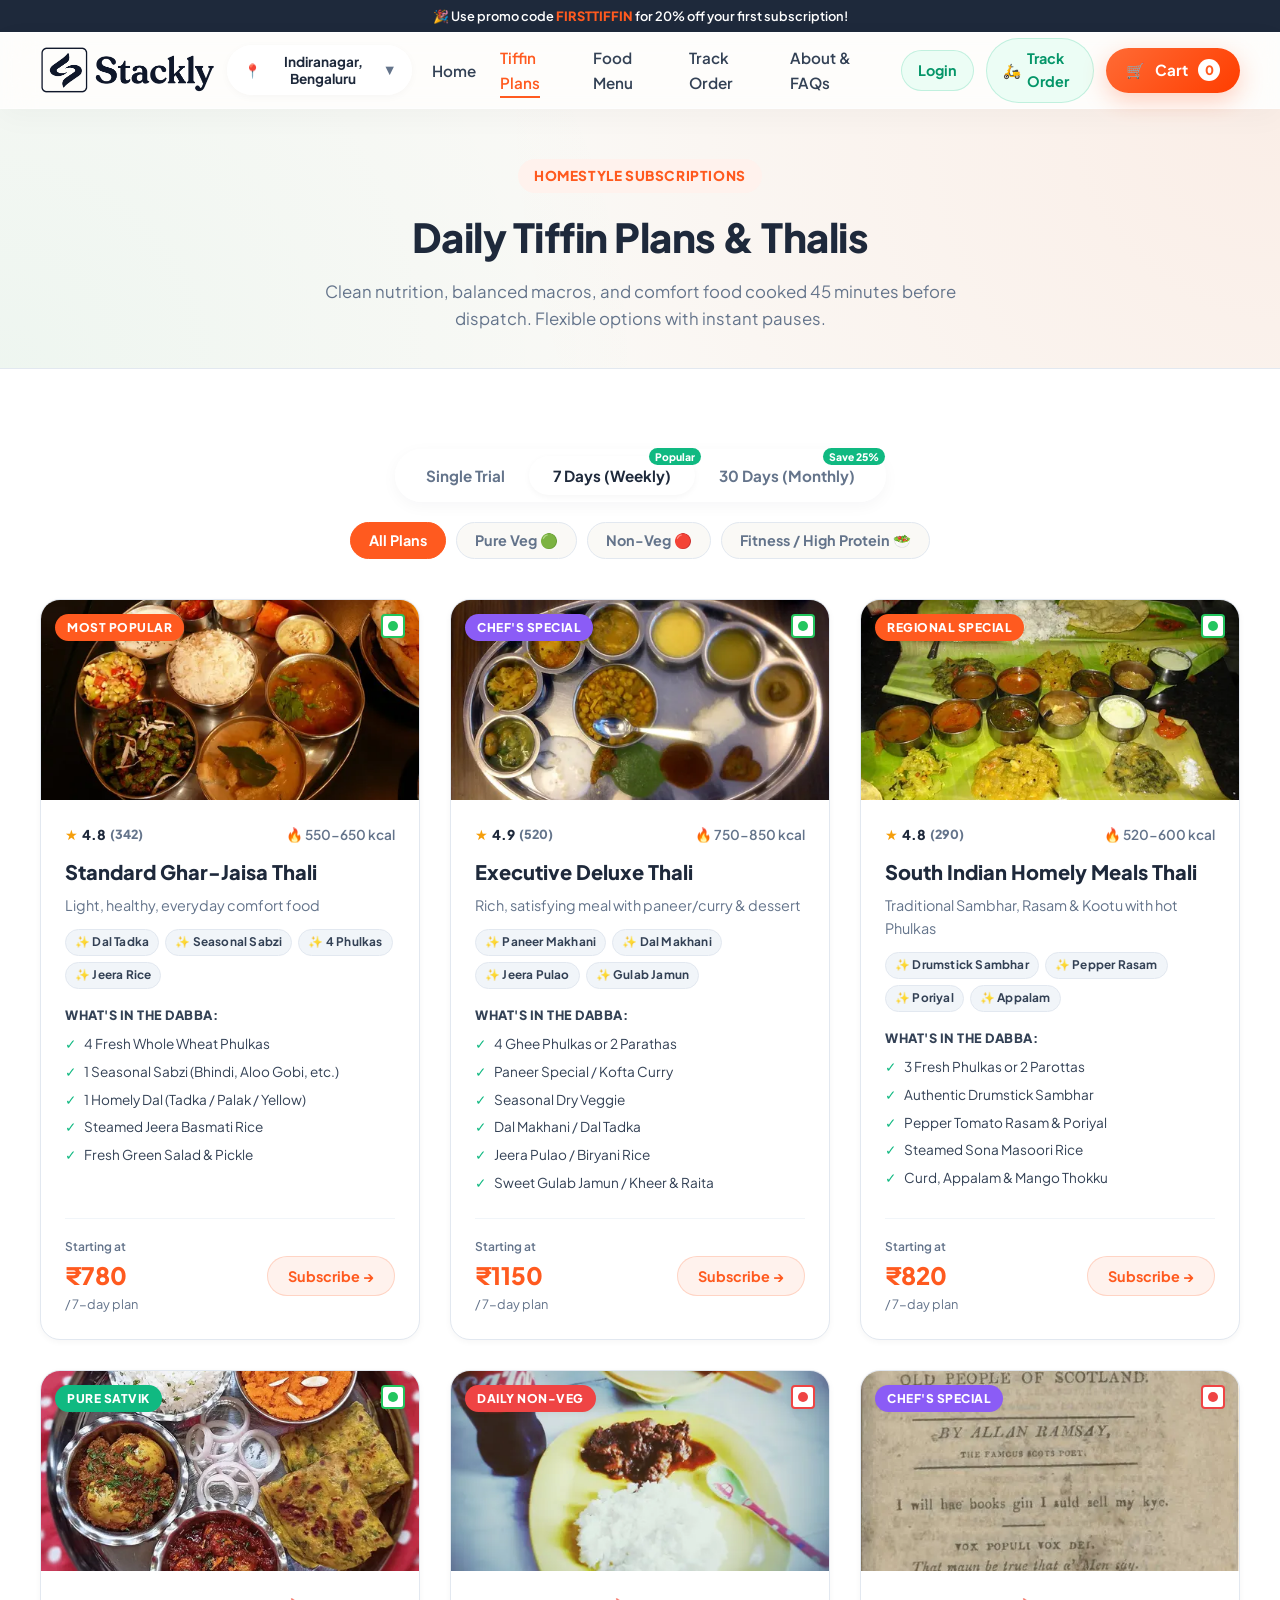
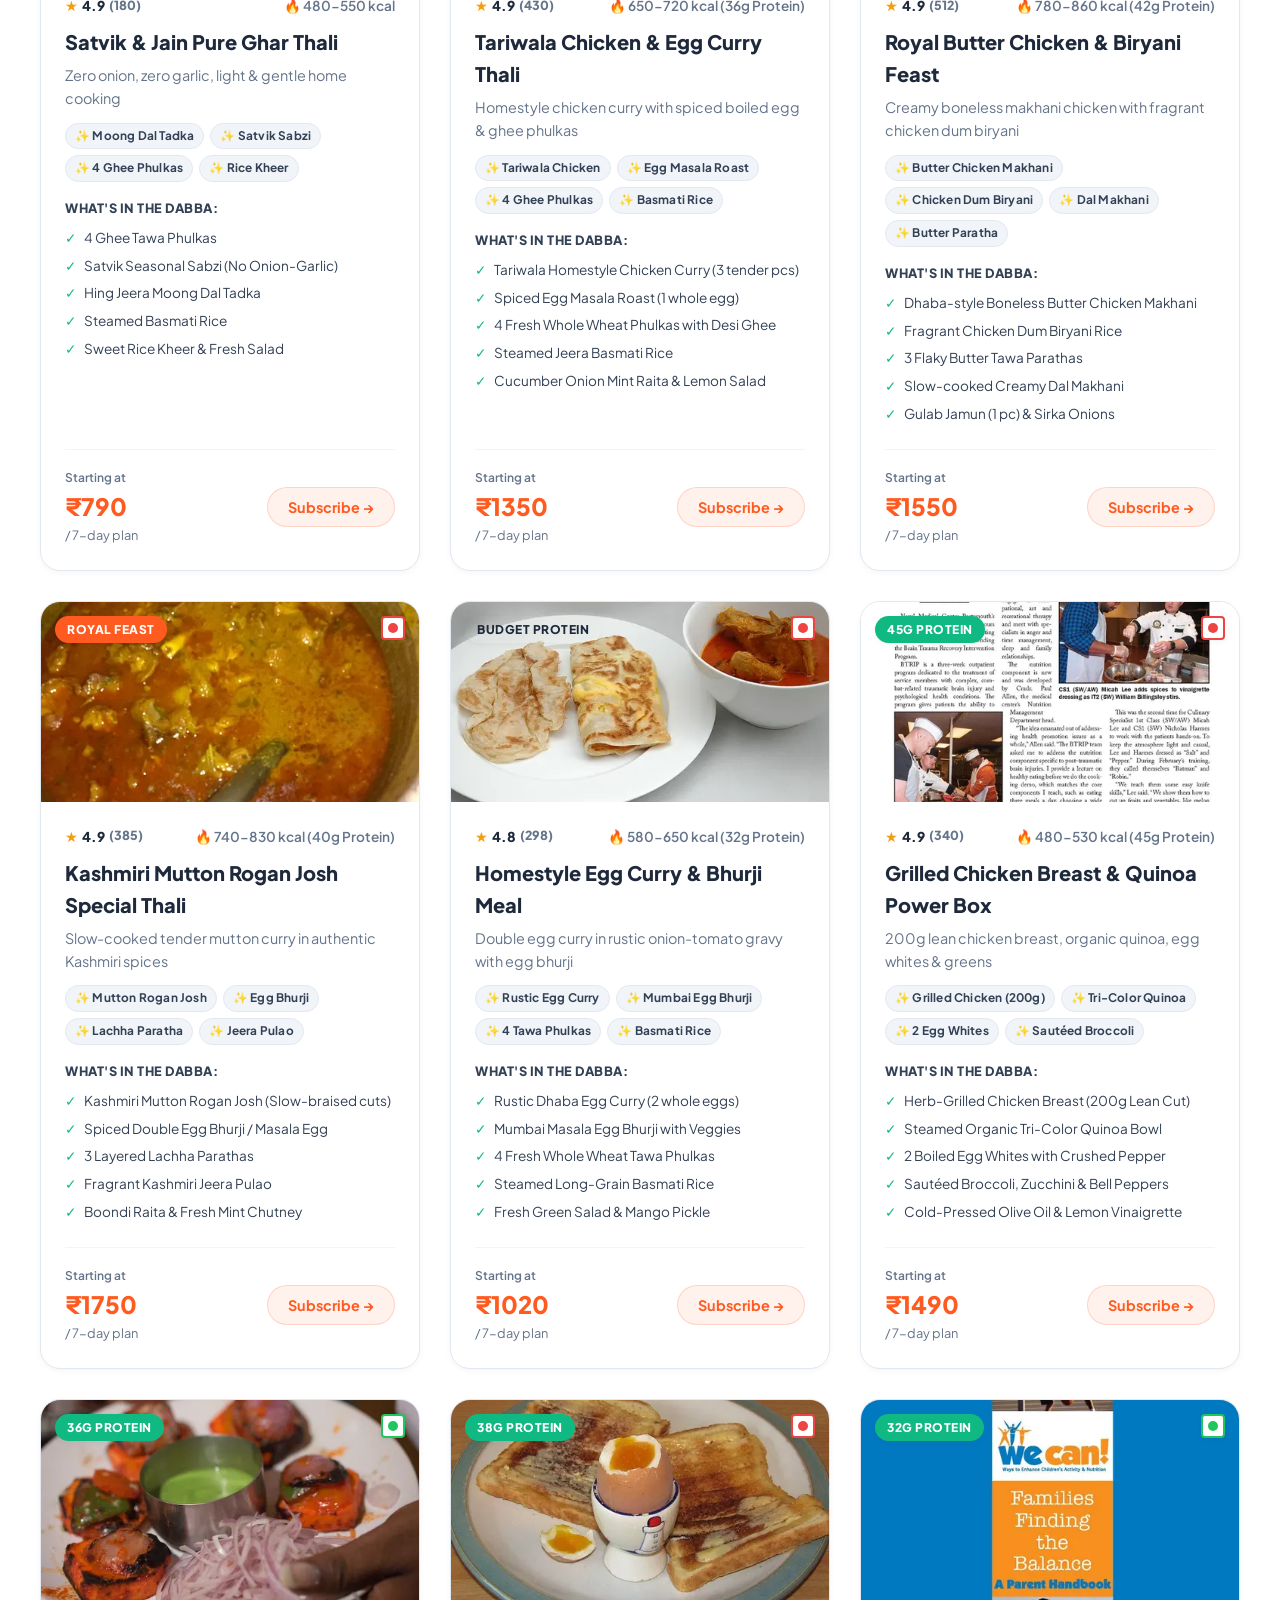
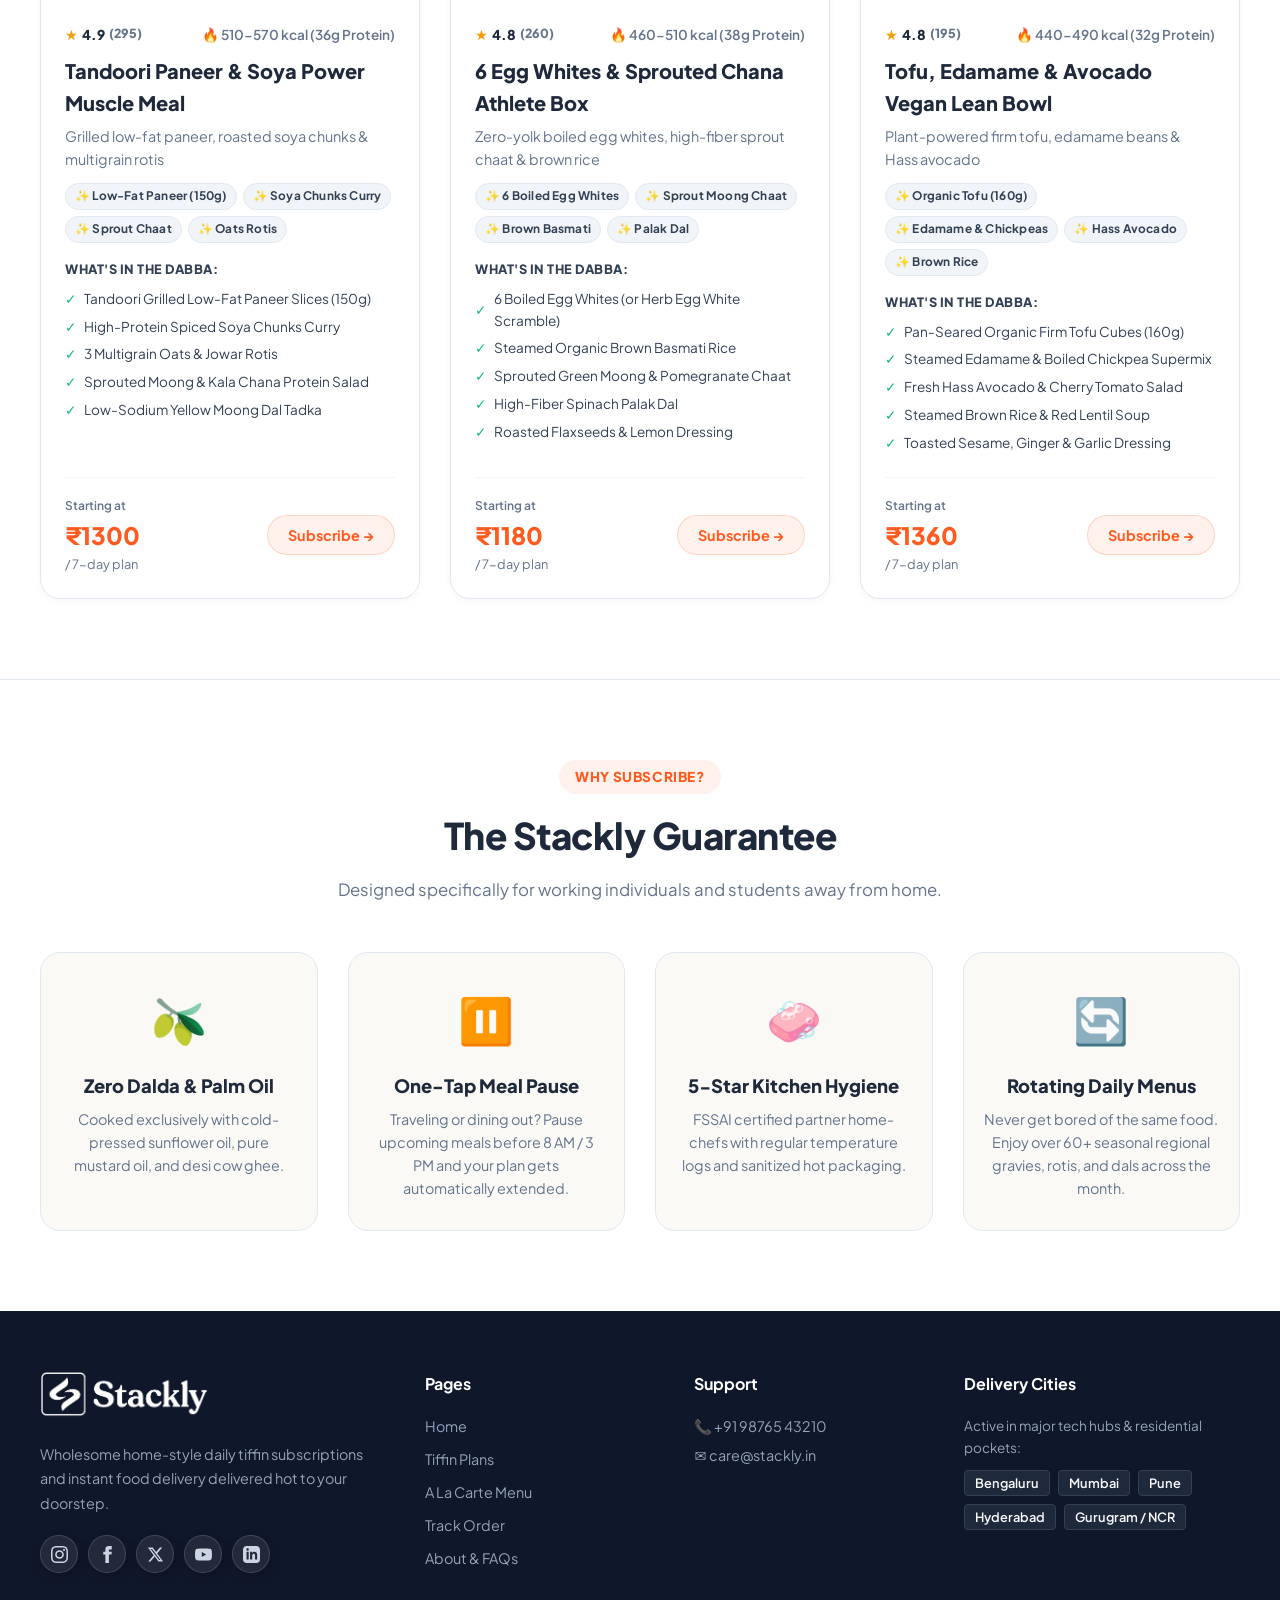
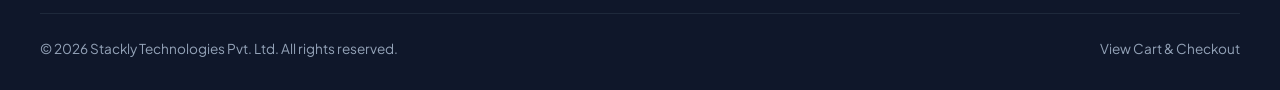
<file: plans.html>
<!DOCTYPE html>
<html lang="en">
<head>
  <meta charset="UTF-8">
  <meta name="viewport" content="width=device-width, initial-scale=1.0">
  <title>Daily Tiffin Plans & Subscriptions | Stackly</title>
  <meta name="description" content="Explore healthy, homemade daily tiffin plans. Choose Single Trial, Weekly, or Monthly subscriptions with flexible pauses.">
  
  <link rel="preconnect" href="https://fonts.googleapis.com">
  <link rel="preconnect" href="https://fonts.gstatic.com" crossorigin>
  <link href="https://fonts.googleapis.com/css2?family=Plus+Jakarta+Sans:wght@400;500;600;700;800&display=swap" rel="stylesheet">
  
  <link rel="stylesheet" href="css/style.css">
</head>
<body>

  <!-- Top Announcement Bar -->
  <div style="background: #1E293B; color: #FFF; font-size: 0.8rem; font-weight: 600; text-align: center; padding: 6px 12px;">
    🎉 Use promo code <span style="color: #FF5A1F; font-weight: 800;">FIRSTTIFFIN</span> for 20% off your first subscription!
  </div>

  <!-- Header -->
  <header class="site-header">
    <div class="container nav-container">
      <div class="logo-area">
        <a href="index.html" class="brand-logo">
          <img src="images/logo.webp" alt="Stackly" class="brand-logo-img">
        </a>

        <button class="location-picker" id="locationPickerBtn" title="Change delivery location">
          <span class="loc-icon">📍</span>
          <span id="currentLocationText">Indiranagar, Bengaluru</span>
          <span style="font-size: 0.7rem; color: var(--muted);">▼</span>
        </button>
      </div>

      <nav>
        <ul class="nav-links">
          <li><a href="index.html">Home</a></li>
          <li><a href="plans.html" class="active">Tiffin Plans</a></li>
          <li><a href="menu.html">Food Menu</a></li>
          <li><a href="track.html">Track Order</a></li>
          <li><a href="about.html">About & FAQs</a></li>
        </ul>
      </nav>

      <div class="nav-actions">
        <a href="login.html" class="btn-track">Login</a>
        <a href="track.html" class="btn-track">
          <span>🛵</span> Track Order
        </a>

        <a href="cart.html" class="btn-cart" id="btnOpenCart" aria-label="Open Shopping Cart">
          <span>🛒</span>
          <span>Cart</span>
          <span class="cart-count-badge" id="cartBadge">0</span>
        </a>
      </div>
    </div>
  </header>

  <!-- Page Banner -->
  <section class="page-banner">
    <div class="container">
      <span class="section-tag">Homestyle Subscriptions</span>
      <h1>Daily Tiffin Plans & Thalis</h1>
      <p>Clean nutrition, balanced macros, and comfort food cooked 45 minutes before dispatch. Flexible options with instant pauses.</p>
    </div>
  </section>

  <!-- Plans Content -->
  <main class="plans-section">
    <div class="container">
      <!-- Duration & Diet Filter Controls -->
      <div class="plan-controls">
        <div class="duration-tabs" id="durationTabs">
          <button class="duration-tab" data-duration="single">Single Trial</button>
          <button class="duration-tab active" data-duration="weekly">
            7 Days (Weekly)
            <span class="discount-pill">Popular</span>
          </button>
          <button class="duration-tab" data-duration="monthly">
            30 Days (Monthly)
            <span class="discount-pill">Save 25%</span>
          </button>
        </div>

        <div class="plan-filters" id="planDietFilters">
          <button class="filter-btn active" data-filter="all">All Plans</button>
          <button class="filter-btn" data-filter="veg" title="Standard Ghar-Jaisa, Executive Deluxe, South Indian, Satvik Thali">Pure Veg 🟢</button>
          <button class="filter-btn" data-filter="nonveg" title="Tariwala Chicken, Butter Chicken, Mutton Rogan Josh, Egg Curry">Non-Veg 🔴</button>
          <button class="filter-btn" data-filter="fitness" title="Grilled Chicken Quinoa, Paneer Soya, 6 Egg Whites, Tofu Avocado">Fitness / High Protein 🥗</button>
        </div>
      </div>

      <!-- Plans Grid -->
      <div class="plans-grid" id="plansGrid">
        <!-- Rendered by JavaScript -->
      </div>
    </div>
  </main>

  <!-- Subscription Benefits Section -->
  <section class="how-it-works-section" style="border-top: 1px solid var(--border);">
    <div class="container">
      <div class="section-header">
        <span class="section-tag">Why Subscribe?</span>
        <h2 class="section-title">The Stackly Guarantee</h2>
        <p class="section-subtitle">Designed specifically for working individuals and students away from home.</p>
      </div>

      <div class="steps-grid">
        <div class="step-card">
          <div class="step-icon">🫒</div>
          <h3 class="step-title">Zero Dalda & Palm Oil</h3>
          <p class="step-desc">Cooked exclusively with cold-pressed sunflower oil, pure mustard oil, and desi cow ghee.</p>
        </div>

        <div class="step-card">
          <div class="step-icon">⏸️</div>
          <h3 class="step-title">One-Tap Meal Pause</h3>
          <p class="step-desc">Traveling or dining out? Pause upcoming meals before 8 AM / 3 PM and your plan gets automatically extended.</p>
        </div>

        <div class="step-card">
          <div class="step-icon">🧼</div>
          <h3 class="step-title">5-Star Kitchen Hygiene</h3>
          <p class="step-desc">FSSAI certified partner home-chefs with regular temperature logs and sanitized hot packaging.</p>
        </div>

        <div class="step-card">
          <div class="step-icon">🔄</div>
          <h3 class="step-title">Rotating Daily Menus</h3>
          <p class="step-desc">Never get bored of the same food. Enjoy over 60+ seasonal regional gravies, rotis, and dals across the month.</p>
        </div>
      </div>
    </div>
  </section>

  <!-- Subscription Modal -->
  <div class="modal-overlay" id="subModal">
    <div class="modal-window">
      <div class="modal-header">
        <h3 class="modal-title" id="subModalTitle">Configure Subscription</h3>
        <button class="btn-close-modal" id="btnCloseSubModal">&times;</button>
      </div>

      <div class="modal-body">
        <div style="background: var(--primary-light); padding: 14px; border-radius: var(--radius-md); margin-bottom: 20px;">
          <h4 id="subModalPlanName" style="font-weight: 800; color: var(--primary); margin-bottom: 2px;">Plan Name</h4>
          <p id="subModalPlanDesc" style="font-size: 0.85rem; color: var(--dark-light);">Description</p>
        </div>

        <div class="form-group">
          <label class="form-label">Select Meal Time</label>
          <select class="form-select" id="subMealTiming">
            <option value="Lunch Only">Lunch Only (12:30 PM - 2:00 PM)</option>
            <option value="Dinner Only">Dinner Only (7:30 PM - 9:30 PM)</option>
            <option value="Both Lunch & Dinner">Both Lunch & Dinner (2x meals/day)</option>
          </select>
        </div>

        <div class="form-group">
          <label class="form-label">Plan Duration</label>
          <select class="form-select" id="subDurationSelect">
            <option value="single">Single Trial (1 Day)</option>
            <option value="weekly" selected>7-Day Weekly Pass</option>
            <option value="monthly">30-Day Monthly Saver</option>
          </select>
        </div>

        <div class="form-group">
          <label class="form-label">Subscription Start Date</label>
          <input type="date" class="form-input" id="subStartDate">
        </div>

        <div style="background: var(--bg-page); padding: 16px; border-radius: var(--radius-md); border: 1px solid var(--border); display: flex; justify-content: space-between; align-items: center;">
          <span style="font-weight: 700;">Total Calculated Price:</span>
          <span style="font-size: 1.4rem; font-weight: 800; color: var(--primary);" id="subCalculatedPrice">₹0</span>
        </div>
      </div>

      <div class="modal-footer">
        <button class="btn-secondary" id="btnCancelSub">Cancel</button>
        <button class="btn-primary" id="btnAddSubToCart">Proceed to Cart →</button>
      </div>
    </div>
  </div>

  <!-- Footer -->
  <footer class="site-footer">
    <div class="container">
      <div class="footer-grid">
        <div class="footer-brand">
          <div class="footer-brand-logo">
            <img src="images/logo.webp" alt="Stackly">
          </div>
          <p>Wholesome home-style daily tiffin subscriptions and instant food delivery delivered hot to your doorstep.</p>

          <!-- Social Media Icons linking to 404 page -->
          <div class="footer-social-links" aria-label="Social media links">
            <a href="404.html" class="footer-social-btn" aria-label="Instagram" title="Instagram">
              <svg viewBox="0 0 24 24"><path d="M12 2.163c3.204 0 3.584.012 4.85.07 3.252.148 4.771 1.691 4.919 4.919.058 1.265.069 1.645.069 4.849 0 3.205-.012 3.584-.069 4.849-.149 3.225-1.664 4.771-4.919 4.919-1.266.058-1.644.07-4.85.07-3.204 0-3.584-.012-4.849-.07-3.26-.149-4.771-1.699-4.919-4.92-.058-1.265-.07-1.644-.07-4.849 0-3.204.013-3.583.07-4.849.149-3.227 1.664-4.771 4.919-4.919 1.266-.057 1.645-.069 4.849-.069zm0-2.163c-3.259 0-3.667.014-4.947.072-4.358.2-6.78 2.618-6.98 6.98-.059 1.281-.073 1.689-.073 4.948 0 3.259.014 3.668.072 4.948.2 4.358 2.618 6.78 6.98 6.98 1.281.058 1.689.072 4.948.072 3.259 0 3.668-.014 4.948-.072 4.354-.2 6.782-2.618 6.979-6.98.059-1.28.073-1.689.073-4.948 0-3.259-.014-3.667-.072-4.947-.196-4.354-2.617-6.78-6.979-6.98-1.281-.059-1.69-.073-4.949-.073zm0 5.838c-3.403 0-6.162 2.759-6.162 6.162s2.759 6.163 6.162 6.163 6.162-2.759 6.162-6.163c0-3.403-2.759-6.162-6.162-6.162zm0 10.162c-2.209 0-4-1.79-4-4 0-2.209 1.791-4 4-4s4 1.791 4 4c0 2.21-1.791 4-4 4zm6.406-11.845c-.796 0-1.441.645-1.441 1.44s.645 1.44 1.441 1.44c.795 0 1.439-.645 1.439-1.44s-.644-1.44-1.439-1.44z"/></svg>
            </a>
            <a href="404.html" class="footer-social-btn" aria-label="Facebook" title="Facebook">
              <svg viewBox="0 0 24 24"><path d="M9 8H6v4h3v12h5V12h3.642L18 8h-4V6.333C14 5.374 14.5 5 15.5 5H18V0h-3.808C10.597 0 9 1.583 9 4.615V8z"/></svg>
            </a>
            <a href="404.html" class="footer-social-btn" aria-label="X (Twitter)" title="X (Twitter)">
              <svg viewBox="0 0 24 24"><path d="M18.244 2.25h3.308l-7.227 8.26 8.502 11.24H16.17l-5.214-6.817L4.99 21.75H1.68l7.73-8.835L1.254 2.25H8.08l4.713 6.231zm-1.161 17.52h1.833L7.084 4.126H5.117z"/></svg>
            </a>
            <a href="404.html" class="footer-social-btn" aria-label="YouTube" title="YouTube">
              <svg viewBox="0 0 24 24"><path d="M23.498 6.186a3.016 3.016 0 0 0-2.122-2.136C19.505 3.545 12 3.545 12 3.545s-7.505 0-9.377.505A3.017 3.017 0 0 0 .502 6.186C0 8.07 0 12 0 12s0 3.93.502 5.814a3.016 3.016 0 0 0 2.122 2.136c1.871.505 9.376.505 9.376.505s7.505 0 9.377-.505a3.015 3.015 0 0 0 2.122-2.136C24 15.93 24 12 24 12s0-3.93-.502-5.814zM9.545 15.568V8.432L15.818 12l-6.273 3.568z"/></svg>
            </a>
            <a href="404.html" class="footer-social-btn" aria-label="LinkedIn" title="LinkedIn">
              <svg viewBox="0 0 24 24"><path d="M19 0h-14c-2.761 0-5 2.239-5 5v14c0 2.761 2.239 5 5 5h14c2.762 0 5-2.239 5-5v-14c0-2.761-2.238-5-5-5zm-11 19h-3v-11h3v11zm-1.5-12.268c-.966 0-1.75-.79-1.75-1.764s.784-1.764 1.75-1.764 1.75.79 1.75 1.764-.783 1.764-1.75 1.764zm13.5 12.268h-3v-5.604c0-3.368-4-3.113-4 0v5.604h-3v-11h3v1.765c1.396-2.586 7-2.777 7 2.476v6.759z"/></svg>
            </a>
          </div>
        </div>
        <div class="footer-col">
          <h4>Pages</h4>
          <ul class="footer-links">
            <li><a href="index.html">Home</a></li>
            <li><a href="plans.html">Tiffin Plans</a></li>
            <li><a href="menu.html">A La Carte Menu</a></li>
            <li><a href="track.html">Track Order</a></li>
            <li><a href="about.html">About & FAQs</a></li>
          </ul>
        </div>
        <div class="footer-col">
          <h4>Support</h4>
          <p style="font-size: 0.9rem;">📞 +91 98765 43210</p>
          <p style="font-size: 0.9rem; margin-top: 6px;">✉️ care@stackly.in</p>
        </div>
        <div class="footer-col">
          <h4>Delivery Cities</h4>
          <p style="font-size: 0.85rem; margin-bottom: 12px;">Active in major tech hubs & residential pockets:</p>
          <div style="display: flex; flex-wrap: wrap; gap: 8px;">
            <button type="button" class="footer-city-tag" data-city="Bengaluru">Bengaluru</button>
            <button type="button" class="footer-city-tag" data-city="Mumbai">Mumbai</button>
            <button type="button" class="footer-city-tag" data-city="Pune">Pune</button>
            <button type="button" class="footer-city-tag" data-city="Hyderabad">Hyderabad</button>
            <button type="button" class="footer-city-tag" data-city="Delhi NCR">Gurugram / NCR</button>
          </div>
        </div>
      </div>
      <div class="footer-bottom">
        <p>© 2026 Stackly Technologies Pvt. Ltd. All rights reserved.</p>
        <p><a href="cart.html">View Cart & Checkout</a></p>
      </div>
    </div>
  </footer>

  <div class="toast-container" id="toastContainer"></div>

  <script src="js/data.js"></script>
  <script src="js/app.js"></script>
</body>
</html>
</file>
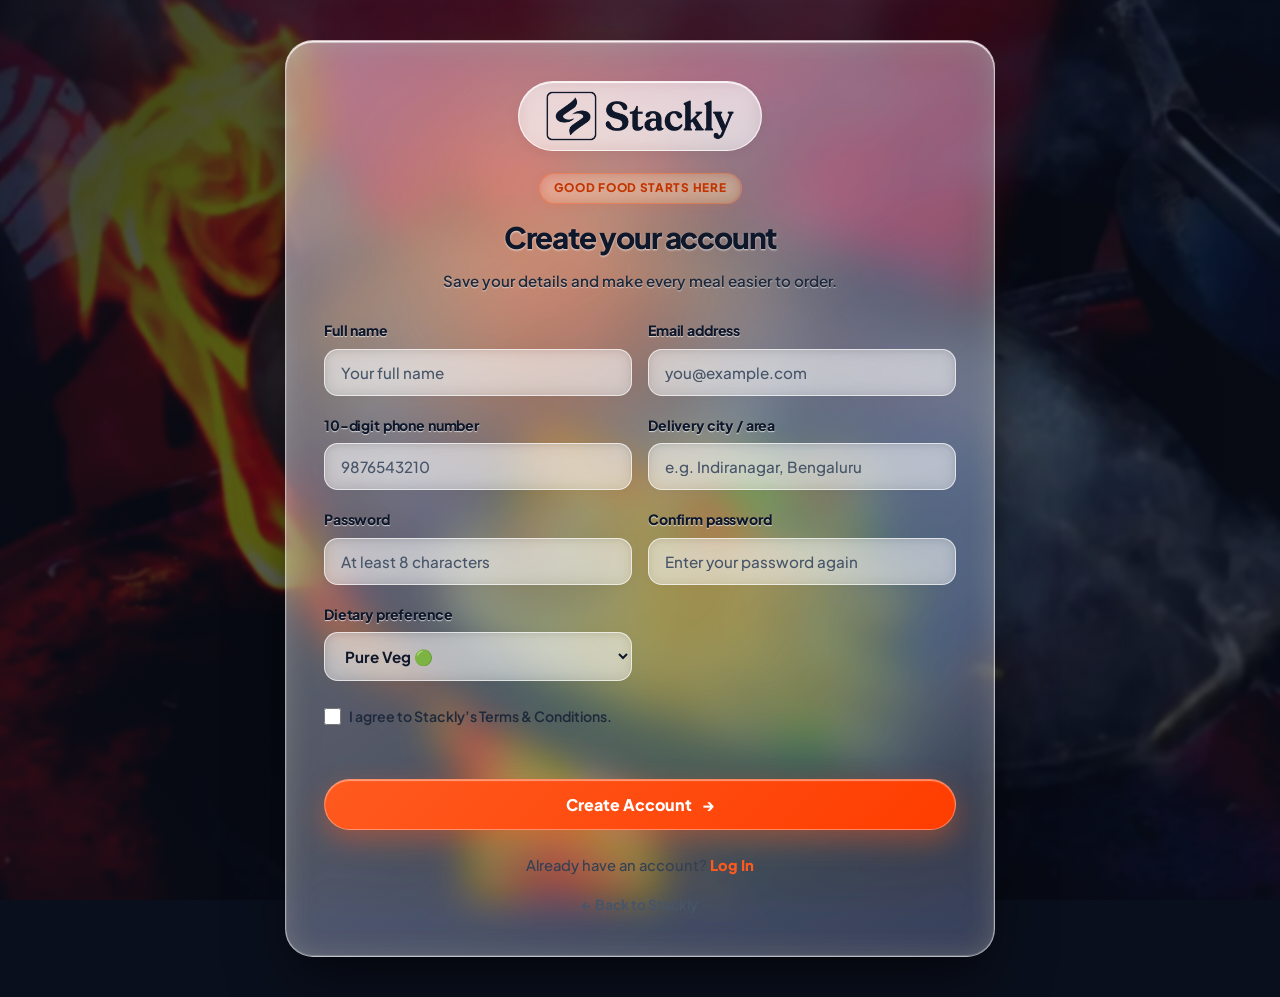
<file: signup.html>
<!DOCTYPE html>
<html lang="en">
<head>
  <meta charset="UTF-8">
  <meta name="viewport" content="width=device-width, initial-scale=1.0">
  <title>Create an Account | Stackly</title>
  <link rel="preconnect" href="https://fonts.googleapis.com">
  <link rel="preconnect" href="https://fonts.gstatic.com" crossorigin>
  <link href="https://fonts.googleapis.com/css2?family=Plus+Jakarta+Sans:wght@400;500;600;700;800&display=swap" rel="stylesheet">
  <link rel="stylesheet" href="css/style.css">
</head>
<body class="auth-shell">
  <!-- Background Video & Ambient Overlay -->
  <div class="auth-video-container" aria-hidden="true">
    <video class="auth-bg-video" autoplay muted loop playsinline poster="videos/auth-bg-poster.webp">
      <source src="videos/auth-bg.mp4" type="video/mp4">
    </video>
    <div class="auth-video-overlay"></div>
  </div>

  <main class="auth-page auth-page-wide">
    <section class="auth-card" aria-labelledby="signupTitle">
      <a href="index.html" class="auth-logo"><img src="images/logo.webp" alt="Stackly"></a>
      <div class="auth-heading">
        <span class="section-tag">Good food starts here</span>
        <h1 id="signupTitle">Create your account</h1>
        <p>Save your details and make every meal easier to order.</p>
      </div>
      <form id="signupForm" novalidate>
        <div class="auth-form-grid">
          <div class="form-group">
            <label class="form-label" for="signupName">Full name</label>
            <input class="form-input" id="signupName" name="name" autocomplete="name" required maxlength="80" placeholder="Your full name">
          </div>
          <div class="form-group">
            <label class="form-label" for="signupEmail">Email address</label>
            <input class="form-input" id="signupEmail" name="email" type="email" autocomplete="email" required placeholder="you@example.com">
          </div>
          <div class="form-group">
            <label class="form-label" for="signupPhone">10-digit phone number</label>
            <input class="form-input" id="signupPhone" name="phone" type="tel" inputmode="numeric" autocomplete="tel-national" pattern="[0-9]{10}" maxlength="10" minlength="10" required placeholder="9876543210">
          </div>
          <div class="form-group">
            <label class="form-label" for="signupCity">Delivery city / area</label>
            <input class="form-input" id="signupCity" name="city" autocomplete="address-level2" required maxlength="100" placeholder="e.g. Indiranagar, Bengaluru">
          </div>
          <div class="form-group">
            <label class="form-label" for="signupPassword">Password</label>
            <input class="form-input" id="signupPassword" name="password" type="password" autocomplete="new-password" minlength="8" required placeholder="At least 8 characters">
          </div>
          <div class="form-group">
            <label class="form-label" for="signupConfirmPassword">Confirm password</label>
            <input class="form-input" id="signupConfirmPassword" name="confirmPassword" type="password" autocomplete="new-password" minlength="8" required placeholder="Enter your password again">
          </div>
          <div class="form-group">
            <label class="form-label" for="signupDiet">Dietary preference</label>
            <select class="form-select" id="signupDiet" name="diet" required>
              <option value="veg">Pure Veg 🟢</option>
              <option value="nonveg">Non-Veg 🔴</option>
              <option value="fitness">Fitness Diet 🥗</option>
            </select>
          </div>
        </div>
        <label class="auth-check auth-terms"><input id="signupTerms" type="checkbox" required> I agree to Stackly’s Terms &amp; Conditions.</label>
        <p class="form-message" id="signupMessage" role="alert" aria-live="polite"></p>
        <button class="btn-primary auth-submit" type="submit">Create Account <span aria-hidden="true">→</span></button>
      </form>
      <p class="auth-switch">Already have an account? <a href="login.html">Log In</a></p>
      <a class="auth-home-link" href="index.html">← Back to Stackly</a>
    </section>
  </main>
  <script src="js/auth.js"></script>
</body>
</html>
</file>
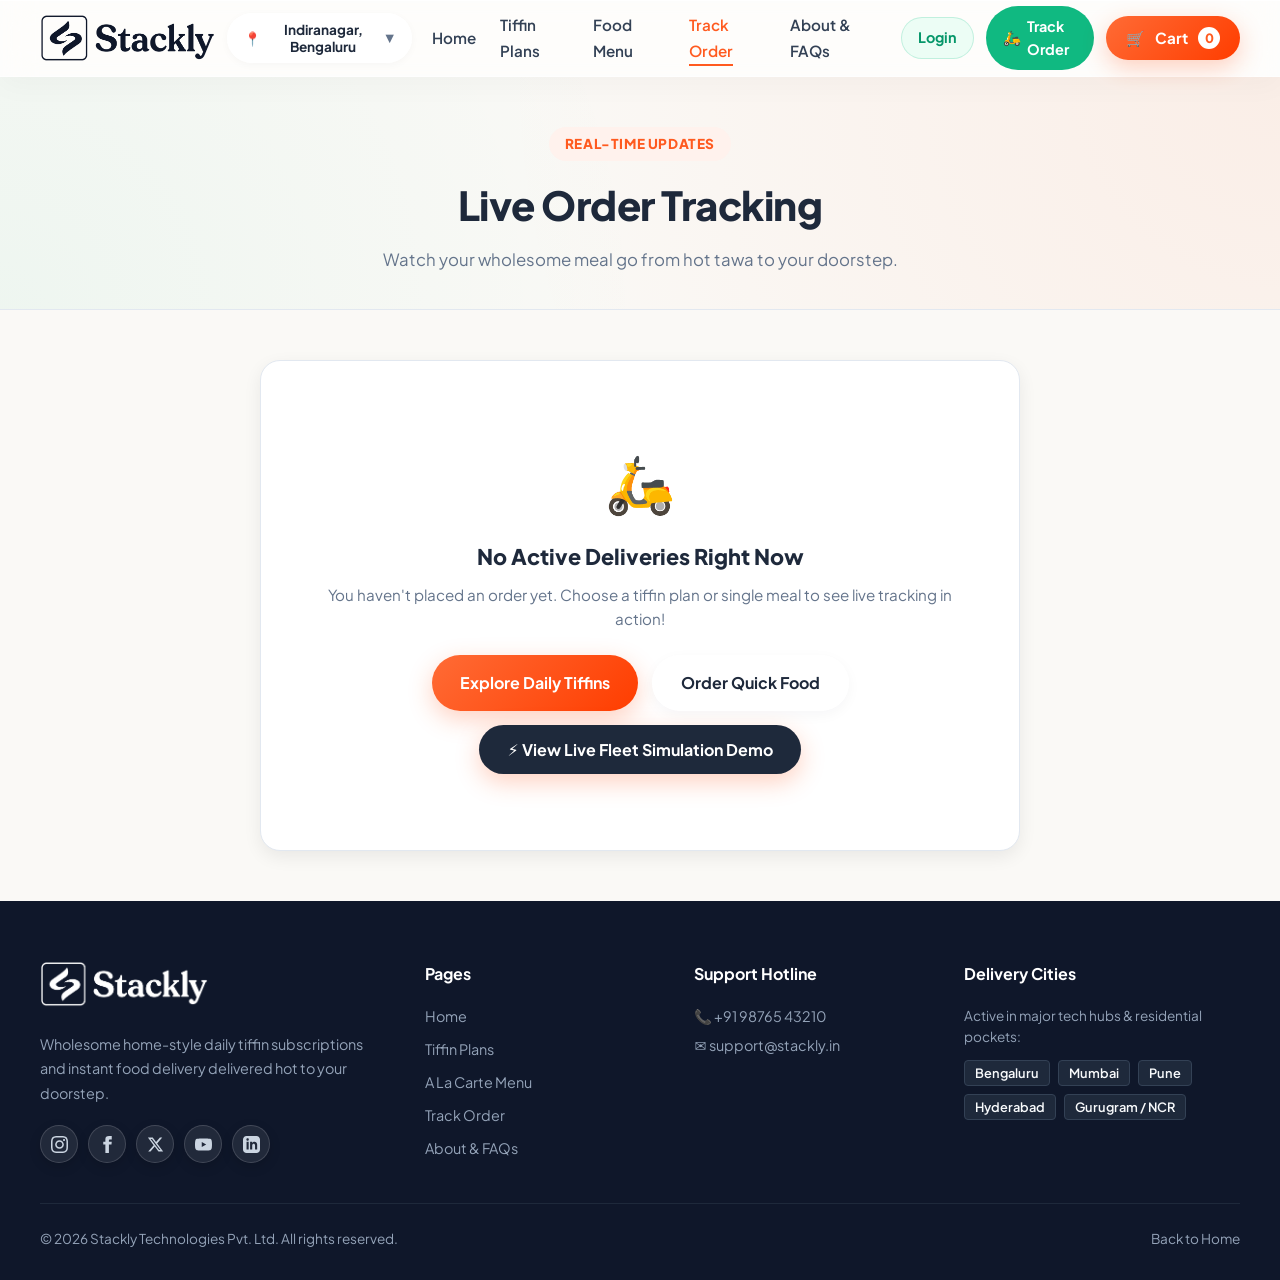
<file: track.html>
<!DOCTYPE html>
<html lang="en">
<head>
  <meta charset="UTF-8">
  <meta name="viewport" content="width=device-width, initial-scale=1.0">
  <title>Live Order Tracking | Stackly</title>
  <meta name="description" content="Track your freshly prepared tiffin or food order in real-time from kitchen dispatch to doorstep.">
  
  <link rel="preconnect" href="https://fonts.googleapis.com">
  <link rel="preconnect" href="https://fonts.gstatic.com" crossorigin>
  <link href="https://fonts.googleapis.com/css2?family=Plus+Jakarta+Sans:wght@400;500;600;700;800&display=swap" rel="stylesheet">
  
  <link rel="stylesheet" href="css/style.css">
</head>
<body>

  <!-- Header -->
  <header class="site-header">
    <div class="container nav-container">
      <div class="logo-area">
        <a href="index.html" class="brand-logo">
          <img src="images/logo.webp" alt="Stackly" class="brand-logo-img">
        </a>

        <button class="location-picker" id="locationPickerBtn" title="Change delivery location">
          <span class="loc-icon">📍</span>
          <span id="currentLocationText">Indiranagar, Bengaluru</span>
          <span style="font-size: 0.7rem; color: var(--muted);">▼</span>
        </button>
      </div>

      <nav>
        <ul class="nav-links">
          <li><a href="index.html">Home</a></li>
          <li><a href="plans.html">Tiffin Plans</a></li>
          <li><a href="menu.html">Food Menu</a></li>
          <li><a href="track.html" class="active">Track Order</a></li>
          <li><a href="about.html">About & FAQs</a></li>
        </ul>
      </nav>

      <div class="nav-actions">
        <a href="login.html" class="btn-track">Login</a>
        <a href="track.html" class="btn-track" style="background: var(--secondary); color: #FFF;">
          <span>🛵</span> Track Order
        </a>

        <a href="cart.html" class="btn-cart" id="btnOpenCart" aria-label="Shopping Cart">
          <span>🛒</span>
          <span>Cart</span>
          <span class="cart-count-badge" id="cartBadge">0</span>
        </a>
      </div>
    </div>
  </header>

  <!-- Page Banner -->
  <section class="page-banner">
    <div class="container">
      <span class="section-tag">Real-Time Updates</span>
      <h1>Live Order Tracking</h1>
      <p>Watch your wholesome meal go from hot tawa to your doorstep.</p>
    </div>
  </section>

  <!-- Main Tracking Container -->
  <main class="container">
    <div class="tracking-card-container">
      <!-- No Active Order State -->
      <div id="trackPageNoOrder" style="text-align: center; padding: 40px 10px; display: none;">
        <div style="font-size: 3.5rem; margin-bottom: 14px;">🛵</div>
        <h3 style="font-size: 1.35rem; font-weight: 800; color: var(--dark); margin-bottom: 8px;">No Active Deliveries Right Now</h3>
        <p style="font-size: 0.95rem; color: var(--muted); margin-bottom: 24px;">You haven't placed an order yet. Choose a tiffin plan or single meal to see live tracking in action!</p>
        <div style="display: flex; gap: 14px; justify-content: center; flex-wrap: wrap;">
          <a href="plans.html" class="btn-primary">Explore Daily Tiffins</a>
          <a href="menu.html" class="btn-secondary">Order Quick Food</a>
          <button type="button" class="btn-primary" id="btnLaunchDemoTracking" style="background: var(--dark);">⚡ View Live Fleet Simulation Demo</button>
        </div>
      </div>

      <!-- Active Order View -->
      <div id="trackPageActiveContent">
        <!-- Top Status Bar -->
        <div style="background: var(--primary-light); padding: 18px 22px; border-radius: var(--radius-md); margin-bottom: 24px; display: flex; justify-content: space-between; align-items: center; flex-wrap: wrap; gap: 12px;">
          <div>
            <span style="font-size: 0.75rem; color: var(--muted); font-weight: 700; text-transform: uppercase;">Tracking Order</span>
            <div style="font-weight: 800; color: var(--primary); font-size: 1.25rem;" id="pageTrackOrderId">#STK-98214</div>
          </div>
          <div style="text-align: right;">
            <span style="font-size: 0.75rem; color: var(--muted); font-weight: 700; text-transform: uppercase;">Estimated Arrival</span>
            <div style="font-weight: 800; color: var(--dark); font-size: 1.25rem;">20 - 25 Mins</div>
          </div>
        </div>

        <!-- Dual-Camera Live Video Broadcast -->
        <div class="track-cams-header">
          <div class="track-live-status-pill">
            <span class="live-pulse"></span>
            <span>LIVE BROADCAST • 2 FEEDS ACTIVE</span>
          </div>

          <div class="track-cams-tabs" id="trackCamTabs">
            <button type="button" class="track-cam-tab active" data-view="dual">📺 Dual Cam</button>
            <button type="button" class="track-cam-tab" data-view="cam1">🛵 Cam 1: Transit Route</button>
            <button type="button" class="track-cam-tab" data-view="cam2">🚪 Cam 2: Doorstep Arrival</button>
          </div>
        </div>

        <div class="track-videos-grid" id="trackVideosGrid">
          <!-- Feed 1: Transit Route (delivery-live.mp4) -->
          <div class="track-video-card" id="cardCam1">
            <video autoplay muted loop playsinline poster="videos/delivery-live-poster.webp">
              <source src="videos/delivery-live.mp4" type="video/mp4">
            </video>
            <div class="track-live-overlay">
              <span class="track-live-badge">
                <span class="live-pulse"></span> Cam 1: Rider In Transit
              </span>
              <span class="track-live-eta">⚡ Speed: 28 km/h</span>
            </div>
          </div>

          <!-- Feed 2: Doorstep Arrival (delivery-arrival.mp4) -->
          <div class="track-video-card" id="cardCam2">
            <video autoplay muted loop playsinline poster="videos/delivery-arrival-poster.webp">
              <source src="videos/delivery-arrival.mp4" type="video/mp4">
            </video>
            <div class="track-live-overlay">
              <span class="track-live-badge" style="background: rgba(255, 90, 31, 0.95);">
                <span class="live-pulse" style="background: #FFF; box-shadow: 0 0 0 0 rgba(255, 255, 255, 0.7);"></span> Cam 2: Doorstep Arrival
              </span>
              <span class="track-live-eta">📍 Last Mile Handover</span>
            </div>
          </div>
        </div>

        <!-- Telemetry Stats Bar -->
        <div class="track-telemetry-bar">
          <div class="telemetry-item">
            <span class="telemetry-label">Fleet Status</span>
            <span class="telemetry-val" style="color: var(--secondary);">● On Schedule</span>
          </div>
          <div class="telemetry-item">
            <span class="telemetry-label">Insulated Dabba Temp</span>
            <span class="telemetry-val">🔥 68°C Hot</span>
          </div>
          <div class="telemetry-item">
            <span class="telemetry-label">Distance Remaining</span>
            <span class="telemetry-val">🛵 1.2 km</span>
          </div>
          <div class="telemetry-item">
            <span class="telemetry-label">Hygiene Check</span>
            <span class="telemetry-val" style="color: var(--secondary);">✓ Verified 98.4°F</span>
          </div>
        </div>

        <!-- 4-Step Tracker Timeline -->
        <div class="order-tracker-timeline">
          <div class="tracker-step completed">
            <div class="tracker-step-icon">✓</div>
            <div>
              <div class="tracker-step-title">Order Confirmed & Payment Received</div>
              <div class="tracker-step-desc">Your order has reached our certified home kitchen.</div>
            </div>
          </div>

          <div class="tracker-step active">
            <div class="tracker-step-icon">👨‍🍳</div>
            <div>
              <div class="tracker-step-title">Simmering in the Kitchen</div>
              <div class="tracker-step-desc">Homely sabzi cooked with fresh cold-pressed oil and hot phulkas being tossed.</div>
            </div>
          </div>

          <div class="tracker-step">
            <div class="tracker-step-icon">🛵</div>
            <div>
              <div class="tracker-step-title">Packed & Out for Delivery</div>
              <div class="tracker-step-desc">Sealed in an insulated multi-tier stainless steel thermal container.</div>
            </div>
          </div>

          <div class="tracker-step">
            <div class="tracker-step-icon">🏠</div>
            <div>
              <div class="tracker-step-title">Delivered to Your Doorstep</div>
              <div class="tracker-step-desc">Bon appétit! Relish wholesome ghar-ka-khana.</div>
            </div>
          </div>
        </div>

        <!-- Valet Info Card -->
        <div style="border: 1px solid var(--border); border-radius: var(--radius-md); padding: 16px 20px; display: flex; align-items: center; justify-content: space-between; background: var(--bg-page); margin: 30px 0; flex-wrap: wrap; gap: 12px;">
          <div style="display: flex; align-items: center; gap: 14px;">
            <div style="font-size: 2.2rem; background: #FFF; width: 50px; height: 50px; display: flex; align-items: center; justify-content: center; border-radius: 50%; box-shadow: var(--shadow-sm);">🛵</div>
            <div>
              <div style="font-weight: 800; font-size: 1rem; color: var(--dark);">Suresh Kumar</div>
              <div style="font-size: 0.8rem; color: var(--muted);">Certified Delivery Partner (Masked & Vaccinated)</div>
            </div>
          </div>
          <a href="tel:9876543210" style="padding: 10px 18px; background: var(--secondary-light); color: var(--secondary-hover); border-radius: var(--radius-full); font-weight: 700; font-size: 0.9rem; border: 1px solid rgba(16, 185, 129, 0.3);">
            📞 Call Partner
          </a>
        </div>

        <!-- Order Summary Details -->
        <div style="background: #FFF; border: 1px solid var(--border); border-radius: var(--radius-md); padding: 20px;">
          <h4 style="font-size: 1.05rem; font-weight: 800; color: var(--dark); margin-bottom: 12px; border-bottom: 1px solid var(--border-light); padding-bottom: 8px;">Order Details</h4>
          
          <div style="display: grid; gap: 8px; margin-bottom: 16px; font-size: 0.9rem;">
            <div><strong style="color: var(--dark-light);">Customer:</strong> <span id="pageTrackCustName">--</span></div>
            <div><strong style="color: var(--dark-light);">Delivery Address:</strong> <span id="pageTrackAddress">--</span></div>
            <div><strong style="color: var(--dark-light);">Time Slot:</strong> <span id="pageTrackSlot">--</span></div>
          </div>

          <div style="font-weight: 700; font-size: 0.85rem; color: var(--muted); text-transform: uppercase; margin-bottom: 8px;">Items Ordered:</div>
          <div id="pageTrackItemsList">
            <!-- Injected by JavaScript -->
          </div>
        </div>
      </div>
    </div>
  </main>

  <!-- Footer -->
  <footer class="site-footer">
    <div class="container">
      <div class="footer-grid">
        <div class="footer-brand">
          <div class="footer-brand-logo">
            <img src="images/logo.webp" alt="Stackly">
          </div>
          <p>Wholesome home-style daily tiffin subscriptions and instant food delivery delivered hot to your doorstep.</p>

          <!-- Social Media Icons linking to 404 page -->
          <div class="footer-social-links" aria-label="Social media links">
            <a href="404.html" class="footer-social-btn" aria-label="Instagram" title="Instagram">
              <svg viewBox="0 0 24 24"><path d="M12 2.163c3.204 0 3.584.012 4.85.07 3.252.148 4.771 1.691 4.919 4.919.058 1.265.069 1.645.069 4.849 0 3.205-.012 3.584-.069 4.849-.149 3.225-1.664 4.771-4.919 4.919-1.266.058-1.644.07-4.85.07-3.204 0-3.584-.012-4.849-.07-3.26-.149-4.771-1.699-4.919-4.92-.058-1.265-.07-1.644-.07-4.849 0-3.204.013-3.583.07-4.849.149-3.227 1.664-4.771 4.919-4.919 1.266-.057 1.645-.069 4.849-.069zm0-2.163c-3.259 0-3.667.014-4.947.072-4.358.2-6.78 2.618-6.98 6.98-.059 1.281-.073 1.689-.073 4.948 0 3.259.014 3.668.072 4.948.2 4.358 2.618 6.78 6.98 6.98 1.281.058 1.689.072 4.948.072 3.259 0 3.668-.014 4.948-.072 4.354-.2 6.782-2.618 6.979-6.98.059-1.28.073-1.689.073-4.948 0-3.259-.014-3.667-.072-4.947-.196-4.354-2.617-6.78-6.979-6.98-1.281-.059-1.69-.073-4.949-.073zm0 5.838c-3.403 0-6.162 2.759-6.162 6.162s2.759 6.163 6.162 6.163 6.162-2.759 6.162-6.163c0-3.403-2.759-6.162-6.162-6.162zm0 10.162c-2.209 0-4-1.79-4-4 0-2.209 1.791-4 4-4s4 1.791 4 4c0 2.21-1.791 4-4 4zm6.406-11.845c-.796 0-1.441.645-1.441 1.44s.645 1.44 1.441 1.44c.795 0 1.439-.645 1.439-1.44s-.644-1.44-1.439-1.44z"/></svg>
            </a>
            <a href="404.html" class="footer-social-btn" aria-label="Facebook" title="Facebook">
              <svg viewBox="0 0 24 24"><path d="M9 8H6v4h3v12h5V12h3.642L18 8h-4V6.333C14 5.374 14.5 5 15.5 5H18V0h-3.808C10.597 0 9 1.583 9 4.615V8z"/></svg>
            </a>
            <a href="404.html" class="footer-social-btn" aria-label="X (Twitter)" title="X (Twitter)">
              <svg viewBox="0 0 24 24"><path d="M18.244 2.25h3.308l-7.227 8.26 8.502 11.24H16.17l-5.214-6.817L4.99 21.75H1.68l7.73-8.835L1.254 2.25H8.08l4.713 6.231zm-1.161 17.52h1.833L7.084 4.126H5.117z"/></svg>
            </a>
            <a href="404.html" class="footer-social-btn" aria-label="YouTube" title="YouTube">
              <svg viewBox="0 0 24 24"><path d="M23.498 6.186a3.016 3.016 0 0 0-2.122-2.136C19.505 3.545 12 3.545 12 3.545s-7.505 0-9.377.505A3.017 3.017 0 0 0 .502 6.186C0 8.07 0 12 0 12s0 3.93.502 5.814a3.016 3.016 0 0 0 2.122 2.136c1.871.505 9.376.505 9.376.505s7.505 0 9.377-.505a3.015 3.015 0 0 0 2.122-2.136C24 15.93 24 12 24 12s0-3.93-.502-5.814zM9.545 15.568V8.432L15.818 12l-6.273 3.568z"/></svg>
            </a>
            <a href="404.html" class="footer-social-btn" aria-label="LinkedIn" title="LinkedIn">
              <svg viewBox="0 0 24 24"><path d="M19 0h-14c-2.761 0-5 2.239-5 5v14c0 2.761 2.239 5 5 5h14c2.762 0 5-2.239 5-5v-14c0-2.761-2.238-5-5-5zm-11 19h-3v-11h3v11zm-1.5-12.268c-.966 0-1.75-.79-1.75-1.764s.784-1.764 1.75-1.764 1.75.79 1.75 1.764-.783 1.764-1.75 1.764zm13.5 12.268h-3v-5.604c0-3.368-4-3.113-4 0v5.604h-3v-11h3v1.765c1.396-2.586 7-2.777 7 2.476v6.759z"/></svg>
            </a>
          </div>
        </div>
        <div class="footer-col">
          <h4>Pages</h4>
          <ul class="footer-links">
            <li><a href="index.html">Home</a></li>
            <li><a href="plans.html">Tiffin Plans</a></li>
            <li><a href="menu.html">A La Carte Menu</a></li>
            <li><a href="track.html">Track Order</a></li>
            <li><a href="about.html">About & FAQs</a></li>
          </ul>
        </div>
        <div class="footer-col">
          <h4>Support Hotline</h4>
          <p style="font-size: 0.9rem;">📞 +91 98765 43210</p>
          <p style="font-size: 0.9rem; margin-top: 6px;">✉️ support@stackly.in</p>
        </div>
        <div class="footer-col">
          <h4>Delivery Cities</h4>
          <p style="font-size: 0.85rem; margin-bottom: 12px;">Active in major tech hubs & residential pockets:</p>
          <div style="display: flex; flex-wrap: wrap; gap: 8px;">
            <button type="button" class="footer-city-tag" data-city="Bengaluru">Bengaluru</button>
            <button type="button" class="footer-city-tag" data-city="Mumbai">Mumbai</button>
            <button type="button" class="footer-city-tag" data-city="Pune">Pune</button>
            <button type="button" class="footer-city-tag" data-city="Hyderabad">Hyderabad</button>
            <button type="button" class="footer-city-tag" data-city="Delhi NCR">Gurugram / NCR</button>
          </div>
        </div>
      </div>
      <div class="footer-bottom">
        <p>© 2026 Stackly Technologies Pvt. Ltd. All rights reserved.</p>
        <p><a href="index.html">Back to Home</a></p>
      </div>
    </div>
  </footer>

  <div class="toast-container" id="toastContainer"></div>

  <script src="js/data.js"></script>
  <script src="js/app.js"></script>
</body>
</html>
</file>
<file: css/style.css>
/* ==========================================================================
   Stackly - Modern Tiffin & Food Delivery Platform Stylesheet
   Pure CSS - Responsive, Mobile-First, Accessible
   ========================================================================== */

:root {
  --primary: #FF5A1F;
  --primary-hover: #E04810;
  --primary-light: #FFF2ED;
  --primary-gradient: linear-gradient(135deg, #FF6B35 0%, #FF3D00 100%);
  
  --secondary: #10B981;
  --secondary-hover: #059669;
  --secondary-light: #ECFDF5;
  
  --dark: #1E293B;
  --dark-light: #334155;
  --muted: #64748B;
  --border: #E2E8F0;
  --border-light: #F1F5F9;
  
  --bg-page: #FAF9F6;
  --bg-surface: #FFFFFF;
  --bg-card: #FFFFFF;
  
  --veg-color: #22C55E;
  --nonveg-color: #EF4444;
  --gold: #F59E0B;
  
  --radius-sm: 8px;
  --radius-md: 14px;
  --radius-lg: 20px;
  --radius-full: 9999px;
  
  --shadow-sm: 0 2px 6px rgba(0, 0, 0, 0.04);
  --shadow-md: 0 6px 18px rgba(0, 0, 0, 0.07);
  --shadow-lg: 0 14px 34px rgba(0, 0, 0, 0.1);
  --shadow-primary: 0 8px 24px rgba(255, 90, 31, 0.28);
  
  --transition: all 0.25s cubic-bezier(0.4, 0, 0.2, 1);
  --font-main: 'Plus Jakarta Sans', system-ui, -apple-system, BlinkMacSystemFont, 'Segoe UI', Roboto, sans-serif;
}

/* Page Banner / Header for Inner Pages */
.page-banner {
  background: radial-gradient(circle at top right, rgba(255, 107, 53, 0.08), transparent 60%),
              radial-gradient(circle at bottom left, rgba(16, 185, 129, 0.05), transparent 50%);
  padding: 50px 0 35px;
  border-bottom: 1px solid var(--border);
  text-align: center;
}

.page-banner h1 {
  font-size: 2.5rem;
  font-weight: 800;
  color: var(--dark);
  letter-spacing: -0.5px;
  margin-bottom: 10px;
}

.page-banner p {
  color: var(--muted);
  font-size: 1.05rem;
  max-width: 650px;
  margin: 0 auto;
}

/* Cart Page Grid */
.cart-page-grid {
  display: grid;
  grid-template-columns: 1.4fr 1fr;
  gap: 36px;
  align-items: flex-start;
  padding: 50px 0;
}

@media (max-width: 900px) {
  .cart-page-grid {
    grid-template-columns: 1fr;
    gap: 30px;
  }
}

.cart-card-panel {
  background: #FFF;
  border-radius: var(--radius-lg);
  border: 1px solid var(--border);
  padding: 28px;
  box-shadow: var(--shadow-sm);
}

.cart-card-title {
  font-size: 1.3rem;
  font-weight: 800;
  color: var(--dark);
  margin-bottom: 20px;
  display: flex;
  align-items: center;
  gap: 10px;
  border-bottom: 1px solid var(--border-light);
  padding-bottom: 14px;
}

/* Tracking Page Box */
.tracking-card-container {
  max-width: 760px;
  margin: 50px auto;
  background: #FFF;
  border-radius: var(--radius-lg);
  border: 1px solid var(--border);
  padding: 36px;
  box-shadow: var(--shadow-md);
}

/* Reset & Box Sizing */
*, *::before, *::after {
  box-sizing: border-box;
  margin: 0;
  padding: 0;
}

html {
  scroll-behavior: smooth;
  font-size: 16px;
}

body {
  font-family: var(--font-main);
  background-color: var(--bg-page);
  color: var(--dark);
  line-height: 1.6;
  min-height: 100vh;
  display: flex;
  flex-direction: column;
  overflow-x: hidden;
}

img {
  max-width: 100%;
  height: auto;
  display: block;
}

a {
  text-decoration: none;
  color: inherit;
  transition: var(--transition);
}

button, input, select, textarea {
  font-family: inherit;
  font-size: inherit;
  border: none;
  outline: none;
}

button {
  cursor: pointer;
  background: none;
}

.container {
  width: 100%;
  max-width: 1240px;
  margin: 0 auto;
  padding: 0 20px;
}

/* ==========================================================================
   Header & Navbar - Liquid Frosted Glass
   ========================================================================== */
.site-header {
  position: sticky;
  top: 0;
  z-index: 99;
  background: rgba(255, 255, 255, 0.65);
  backdrop-filter: blur(16px) saturate(180%);
  -webkit-backdrop-filter: blur(16px) saturate(180%);
  border-bottom: 1px solid rgba(255, 255, 255, 0.5);
  box-shadow: 0 8px 30px rgba(15, 23, 42, 0.03), inset 0 1px 0 rgba(255, 255, 255, 0.9);
  transition: var(--transition);
}

.nav-container {
  display: flex;
  align-items: center;
  justify-content: space-between;
  height: 76px;
  gap: 20px;
}

.logo-area {
  display: flex;
  align-items: center;
  gap: 12px;
}

.brand-logo {
  display: flex;
  align-items: center;
  gap: 8px;
  font-size: 1.5rem;
  font-weight: 800;
  color: var(--dark);
  letter-spacing: -0.5px;
}

.brand-logo-img {
  display: block;
  width: auto;
  height: 48px;
  max-width: 195px;
  object-fit: contain;
  transition: transform 0.2s ease;
}

.brand-logo:hover .brand-logo-img {
  transform: scale(1.04);
}

.footer-brand-logo {
  display: inline-block;
  margin-bottom: 18px;
}

.footer-brand-logo img {
  height: 46px;
  width: auto;
  max-width: 200px;
  display: block;
  object-fit: contain;
  filter: brightness(0) invert(1);
  transition: transform 0.2s ease, opacity 0.2s ease;
}

.footer-brand-logo:hover img {
  transform: scale(1.04);
  opacity: 0.9;
}

/* Stackly account pages - Video Background & Ambient Theme */
/* ==========================================================================
   Stackly Account Pages - Liquid Frosted Glass UI (VisionOS / 2026 Glassmorphism)
   ========================================================================== */
.auth-shell {
  position: relative;
  min-height: 100vh;
  background-color: #0A0F1D;
  overflow-x: hidden;
}

.auth-video-container {
  position: fixed;
  top: 0;
  left: 0;
  width: 100%;
  height: 100%;
  z-index: 0;
  overflow: hidden;
  pointer-events: none;
}

.auth-bg-video {
  width: 100%;
  height: 100%;
  object-fit: cover;
  object-position: center;
  filter: brightness(0.68) saturate(1.25) contrast(1.08);
  transform: scale(1.03);
}

.auth-video-overlay {
  position: absolute;
  top: 0;
  left: 0;
  width: 100%;
  height: 100%;
  background: radial-gradient(circle at center, rgba(15, 23, 42, 0.32) 0%, rgba(10, 15, 29, 0.74) 100%);
  backdrop-filter: blur(1.5px);
  -webkit-backdrop-filter: blur(1.5px);
}

.auth-page {
  position: relative;
  z-index: 1;
  min-height: 100vh;
  display: flex;
  align-items: center;
  justify-content: center;
  padding: 40px 20px;
}

/* Ambient Floating Luminous Orbs behind Glass Card */
.auth-page::before {
  content: "";
  position: fixed;
  top: 25%;
  left: 50%;
  transform: translate(-70%, -40%);
  width: 480px;
  height: 480px;
  border-radius: 50%;
  background: radial-gradient(circle, rgba(255, 90, 31, 0.38) 0%, rgba(255, 140, 0, 0.16) 45%, transparent 70%);
  filter: blur(60px);
  pointer-events: none;
  z-index: 0;
  animation: authGlowPulse 9s ease-in-out infinite alternate;
}

.auth-page::after {
  content: "";
  position: fixed;
  bottom: 18%;
  right: 50%;
  transform: translate(65%, 25%);
  width: 440px;
  height: 440px;
  border-radius: 50%;
  background: radial-gradient(circle, rgba(245, 158, 11, 0.3) 0%, rgba(16, 185, 129, 0.14) 50%, transparent 70%);
  filter: blur(65px);
  pointer-events: none;
  z-index: 0;
  animation: authGlowFloat 11s ease-in-out infinite alternate;
}

@keyframes authGlowPulse {
  0% { transform: translate(-70%, -40%) scale(0.95); opacity: 0.75; }
  50% { transform: translate(-60%, -30%) scale(1.18); opacity: 1; }
  100% { transform: translate(-70%, -40%) scale(0.95); opacity: 0.75; }
}

@keyframes authGlowFloat {
  0% { transform: translate(65%, 25%) scale(1); opacity: 0.7; }
  50% { transform: translate(52%, 15%) scale(1.14); opacity: 0.95; }
  100% { transform: translate(65%, 25%) scale(1); opacity: 0.7; }
}

/* Latest Liquid Glassmorphism Auth Card - Enhanced Crystal Transparency */
.auth-card {
  position: relative;
  z-index: 1;
  width: 100%;
  max-width: 480px;
  padding: 40px 38px;
  border-radius: 28px;
  background: linear-gradient(145deg, rgba(255, 255, 255, 0.46) 0%, rgba(255, 255, 255, 0.20) 100%);
  backdrop-filter: blur(20px) saturate(220%) brightness(1.12);
  -webkit-backdrop-filter: blur(20px) saturate(220%) brightness(1.12);
  border: 1px solid rgba(255, 255, 255, 0.55);
  box-shadow: 
    0 30px 65px -12px rgba(0, 0, 0, 0.52),
    0 16px 32px -16px rgba(0, 0, 0, 0.36),
    inset 0 1.5px 1px 0 rgba(255, 255, 255, 0.95),
    inset 0 -1px 1px 0 rgba(255, 255, 255, 0.2),
    inset 0 0 28px 0 rgba(255, 255, 255, 0.18);
  animation: authCardFadeUp 0.45s cubic-bezier(0.16, 1, 0.3, 1);
  transition: transform 0.3s ease, box-shadow 0.3s ease;
}

@keyframes authCardFadeUp {
  from {
    opacity: 0;
    transform: translateY(18px) scale(0.98);
  }
  to {
    opacity: 1;
    transform: translateY(0) scale(1);
  }
}

.auth-page-wide .auth-card { max-width: 710px; }

/* Frosted Glass Logo Badge */
.auth-logo { 
  display: flex;
  width: fit-content;
  align-items: center;
  justify-content: center;
  margin: 0 auto 22px; 
  padding: 8px 26px;
  background: rgba(255, 255, 255, 0.48);
  border: 1px solid rgba(255, 255, 255, 0.75);
  border-radius: var(--radius-full);
  backdrop-filter: blur(10px) brightness(1.1);
  -webkit-backdrop-filter: blur(10px) brightness(1.1);
  box-shadow: 0 4px 14px rgba(0, 0, 0, 0.05), inset 0 1px 1px rgba(255, 255, 255, 0.9);
  transition: var(--transition);
}
.auth-logo img { 
  display: block; 
  width: auto; 
  height: 52px; 
  max-width: 210px; 
  object-fit: contain; 
  transition: transform 0.25s ease; 
}
.auth-logo:hover {
  background: rgba(255, 255, 255, 0.72);
  transform: translateY(-2px);
  box-shadow: 0 8px 22px rgba(0, 0, 0, 0.08), inset 0 1px 1px #fff;
}
.auth-logo:hover img { transform: scale(1.03); }

/* Glass Headings & Tags */
.auth-heading { margin-bottom: 26px; text-align: center; }
.auth-heading .section-tag { 
  display: inline-flex; 
  align-items: center;
  gap: 6px;
  background: linear-gradient(135deg, rgba(255, 90, 31, 0.16) 0%, rgba(245, 158, 11, 0.16) 100%);
  border: 1px solid rgba(255, 90, 31, 0.35);
  backdrop-filter: blur(8px);
  -webkit-backdrop-filter: blur(8px);
  color: #C23500;
  padding: 5px 14px;
  border-radius: var(--radius-full);
  font-size: 0.74rem;
  font-weight: 800;
  text-transform: uppercase;
  letter-spacing: 0.06em;
  box-shadow: 0 2px 8px rgba(255, 90, 31, 0.12);
  margin-bottom: 10px;
}
.auth-heading h1 { 
  margin: 0 0 8px; 
  color: #0F172A; 
  font-size: 1.85rem; 
  font-weight: 800; 
  letter-spacing: -0.04em; 
  text-shadow: 0 1px 2px rgba(255, 255, 255, 0.7);
}
.auth-heading p { 
  margin: 0; 
  color: #1E293B; 
  font-size: 0.94rem; 
  font-weight: 600; 
  text-shadow: 0 1px 1px rgba(255, 255, 255, 0.6);
}

/* Liquid Glass Form Fields on Auth Pages - Translucent */
.auth-card .form-group {
  margin-bottom: 18px;
}
.auth-card .form-label {
  display: block;
  font-size: 0.88rem;
  font-weight: 800;
  color: #0F172A;
  margin-bottom: 7px;
  letter-spacing: -0.01em;
  text-shadow: 0 1px 1px rgba(255, 255, 255, 0.7);
}
.auth-card .form-input,
.auth-card .form-select {
  width: 100%;
  padding: 13px 16px;
  background: rgba(255, 255, 255, 0.38);
  border: 1.5px solid rgba(255, 255, 255, 0.65);
  border-radius: var(--radius-md);
  backdrop-filter: blur(8px) brightness(1.08);
  -webkit-backdrop-filter: blur(8px) brightness(1.08);
  box-shadow: inset 0 2px 4px rgba(0, 0, 0, 0.04), 0 2px 6px rgba(0, 0, 0, 0.02);
  color: #0F172A;
  font-size: 0.95rem;
  font-weight: 700;
  transition: all 0.25s cubic-bezier(0.16, 1, 0.3, 1);
}
.auth-card .form-input::placeholder {
  color: #475569;
  font-weight: 500;
}
.auth-card .form-input:hover,
.auth-card .form-select:hover {
  background: rgba(255, 255, 255, 0.55);
  border-color: rgba(255, 90, 31, 0.5);
}
.auth-card .form-input:focus,
.auth-card .form-select:focus {
  background: rgba(255, 255, 255, 0.88);
  border-color: var(--primary);
  box-shadow: 
    0 0 0 4px rgba(255, 90, 31, 0.2),
    inset 0 1px 2px rgba(255, 255, 255, 0.95),
    0 4px 16px rgba(255, 90, 31, 0.15);
  outline: none;
}

/* Glass Checkbox & Links */
.auth-options { display: flex; justify-content: space-between; align-items: center; gap: 12px; margin: 4px 0 16px; font-size: 0.86rem; }
.auth-check { display: inline-flex; align-items: center; gap: 8px; color: #1E293B; font-size: 0.88rem; font-weight: 600; cursor: pointer; }
.auth-check input { width: 17px; height: 17px; accent-color: var(--primary); cursor: pointer; }
.text-button { padding: 0; border: 0; background: none; color: var(--primary); font: inherit; font-weight: 700; cursor: pointer; text-decoration: none; display: inline-block; }
.text-button:hover, .auth-switch a:hover, .auth-terms a:hover { text-decoration: underline; }

/* High-Impact Liquid Glass CTA Button */
.auth-card .auth-submit {
  width: 100%;
  justify-content: center;
  padding: 14px 24px;
  font-size: 1rem;
  font-weight: 800;
  border-radius: var(--radius-full);
  background: linear-gradient(135deg, #FF5A1F 0%, #FF3D00 100%);
  color: #FFF;
  border: 1px solid rgba(255, 255, 255, 0.35);
  box-shadow: 0 10px 28px rgba(255, 90, 31, 0.42), inset 0 1px 1px rgba(255, 255, 255, 0.45);
  position: relative;
  overflow: hidden;
  transition: all 0.3s cubic-bezier(0.16, 1, 0.3, 1);
}
.auth-card .auth-submit::after {
  content: '';
  position: absolute;
  top: 0;
  left: -100%;
  width: 60%;
  height: 100%;
  background: linear-gradient(90deg, transparent, rgba(255, 255, 255, 0.35), transparent);
  transform: skewX(-20deg);
  transition: 0.65s ease;
}
.auth-card .auth-submit:hover {
  transform: translateY(-2px);
  box-shadow: 0 14px 34px rgba(255, 90, 31, 0.5), inset 0 1px 1px #fff;
}
.auth-card .auth-submit:hover::after {
  left: 140%;
}
.auth-card .auth-submit:active {
  transform: translateY(0);
}

.auth-switch { margin: 24px 0 12px; color: #334155; text-align: center; font-size: 0.92rem; font-weight: 500; }
.auth-switch a, .auth-terms a { color: var(--primary); font-weight: 800; }
.auth-home-link { 
  display: inline-flex; 
  align-items: center; 
  justify-content: center; 
  gap: 6px; 
  width: 100%; 
  color: #475569; 
  text-align: center; 
  font-size: 0.86rem; 
  font-weight: 700; 
  margin-top: 4px;
  transition: var(--transition);
}
.auth-home-link:hover { color: var(--primary); transform: translateX(-3px); }
.form-message { min-height: 1.25em; margin: 8px 0 12px; color: #B91C1C; font-size: 0.86rem; font-weight: 700; }
.form-message.is-success, .inline-feedback.is-success { color: #065F46; }
.auth-form-grid { display: grid; grid-template-columns: repeat(2, minmax(0, 1fr)); gap: 0 16px; }
.auth-terms { margin: 6px 0 14px; }

/* Dashboard Glassmorphism */
.account-main { padding-top: 36px; padding-bottom: 64px; }
.account-welcome { 
  display: flex; 
  justify-content: space-between; 
  align-items: center; 
  gap: 24px; 
  margin-bottom: 26px; 
  padding: 30px 34px; 
  border-radius: var(--radius-lg); 
  background: linear-gradient(135deg, #0F172A 0%, #1E293B 100%); 
  border: 1px solid rgba(255, 255, 255, 0.12);
  box-shadow: 0 20px 40px -10px rgba(15, 23, 42, 0.3), inset 0 1px 1px rgba(255, 255, 255, 0.15);
  color: #fff; 
}
.account-welcome-info { display: flex; flex-direction: column; }
.account-welcome-top { display: inline-flex; align-items: center; gap: 10px; flex-wrap: wrap; margin-bottom: 6px; }
.account-email-pill {
  display: inline-flex;
  align-items: center;
  gap: 6px;
  padding: 4px 12px;
  border-radius: var(--radius-full);
  background: rgba(255, 90, 31, 0.18);
  border: 1px solid rgba(255, 90, 31, 0.38);
  color: #FFB396;
  font-size: 0.82rem;
  font-weight: 700;
  letter-spacing: 0.01em;
  backdrop-filter: blur(8px);
  -webkit-backdrop-filter: blur(8px);
}
.account-email-pill svg { color: #FF7A3D; flex-shrink: 0; }
.account-welcome .section-tag { color: #ffc4a8; margin-bottom: 0; }
.account-welcome h1 { margin: 4px 0 6px; font-size: clamp(1.55rem, 3vw, 2.1rem); font-weight: 800; letter-spacing: -0.04em; }
.account-welcome p { margin: 0; color: #cbd5e1; }

.nav-user-badge {
  display: inline-flex;
  align-items: center;
  gap: 7px;
  padding: 6px 14px;
  border-radius: var(--radius-full);
  background: rgba(255, 90, 31, 0.08);
  border: 1px solid rgba(255, 90, 31, 0.24);
  color: #0F172A;
  font-size: 0.82rem;
  font-weight: 700;
  max-width: 220px;
  box-shadow: inset 0 1px 1px rgba(255, 255, 255, 0.8);
}
.nav-user-badge svg { color: var(--primary); flex-shrink: 0; }
.nav-user-badge span { overflow: hidden; text-overflow: ellipsis; white-space: nowrap; }

.account-stats { display: grid; grid-template-columns: repeat(3, minmax(0, 1fr)); gap: 16px; margin-bottom: 22px; }
.account-stat-card { 
  border: 1px solid rgba(255, 255, 255, 0.85); 
  border-radius: var(--radius-lg); 
  background: rgba(255, 255, 255, 0.78); 
  backdrop-filter: blur(16px);
  -webkit-backdrop-filter: blur(16px);
  box-shadow: 0 8px 24px rgba(15, 23, 42, 0.04), inset 0 1px 1px #fff; 
  padding: 20px 22px; 
  transition: var(--transition);
}
.account-stat-card:hover {
  background: rgba(255, 255, 255, 0.92);
  transform: translateY(-2px);
  box-shadow: 0 12px 28px rgba(15, 23, 42, 0.07);
}
.account-stat-card span, .account-stat-card small { display: block; color: var(--muted); }
.account-stat-card strong { display: block; margin: 8px 0 2px; color: var(--dark); font-size: 1.8rem; font-weight: 800; }
.account-stat-card small { font-size: 0.78rem; }

.account-panel { 
  border: 1px solid rgba(255, 255, 255, 0.85); 
  border-radius: var(--radius-lg); 
  background: rgba(255, 255, 255, 0.78); 
  backdrop-filter: blur(16px);
  -webkit-backdrop-filter: blur(16px);
  box-shadow: 0 8px 24px rgba(15, 23, 42, 0.04), inset 0 1px 1px #fff; 
  margin-bottom: 22px; 
  padding: 24px; 
}
.account-panel-heading { display: flex; justify-content: space-between; align-items: center; gap: 18px; margin-bottom: 20px; }
.account-panel-heading .section-tag { display: block; margin-bottom: 4px; }
.account-panel-heading h2 { margin: 0; color: var(--dark); font-size: 1.25rem; font-weight: 800; }
.subscription-details { display: grid; grid-template-columns: repeat(4, minmax(0, 1fr)); gap: 14px; padding: 18px; border-radius: var(--radius-md); background: rgba(241, 245, 249, 0.8); border: 1px solid rgba(226, 232, 240, 0.8); }
.subscription-details > div { min-width: 0; }
.subscription-details span, .subscription-details strong { display: block; }
.subscription-details span { margin-bottom: 5px; color: var(--muted); font-size: 0.78rem; }
.subscription-details strong { color: var(--dark); font-size: 0.9rem; overflow-wrap: anywhere; }
.no-subscription-copy { grid-column: 1 / -1; }
.no-subscription-copy span { margin: 5px 0 0; }
.account-actions { display: flex; flex-wrap: wrap; gap: 10px; margin-top: 18px; }
.btn-outline { display: inline-flex; align-items: center; justify-content: center; padding: 10px 16px; border: 1px solid var(--border); border-radius: var(--radius-full); background: rgba(255, 255, 255, 0.85); backdrop-filter: blur(10px); color: var(--dark); font: inherit; font-size: 0.88rem; font-weight: 700; cursor: pointer; transition: var(--transition); }
.btn-outline:hover:not(:disabled) { border-color: var(--primary); color: var(--primary); background: #fff; }
.btn-outline:disabled { opacity: 0.5; cursor: not-allowed; }
.inline-feedback { min-height: 1.2em; margin: 10px 0 0; color: var(--muted); font-size: 0.84rem; }
.account-inline-link { color: var(--primary); font-size: 0.86rem; font-weight: 700; }
.table-scroll { overflow-x: auto; }
.orders-table { width: 100%; border-collapse: collapse; text-align: left; }
.orders-table th, .orders-table td { padding: 13px 12px; border-bottom: 1px solid var(--border); vertical-align: middle; font-size: 0.84rem; }
.orders-table th { color: var(--muted); font-size: 0.75rem; font-weight: 700; text-transform: uppercase; letter-spacing: 0.04em; }
.orders-table td { color: var(--dark-light); }
.order-items-summary { min-width: 180px; max-width: 300px; }
.status-badge { display: inline-flex; align-items: center; padding: 5px 9px; border-radius: var(--radius-full); font-size: 0.73rem; font-weight: 700; white-space: nowrap; }
.status-delivered { background: #dcfce7; color: #166534; }
.status-in-transit { background: #dbeafe; color: #1d4ed8; }
.status-cooking { background: #ffedd5; color: #c2410c; }
.status-muted { background: #f1f5f9; color: #64748b; }
.empty-account-state { margin: 14px 0 2px; color: var(--muted); font-size: 0.9rem; }
.account-lower-grid { display: grid; grid-template-columns: minmax(0, 1fr) minmax(0, 1fr); gap: 22px; align-items: start; }
.account-lower-grid .account-panel { height: 100%; }
.saved-addresses { display: grid; gap: 10px; }
.saved-address-card { display: flex; justify-content: space-between; gap: 14px; padding: 14px; border: 1px solid var(--border); border-radius: var(--radius-md); }
.saved-address-card strong { color: var(--dark); font-size: 0.9rem; }
.saved-address-card p { margin: 5px 0 0; color: var(--muted); font-size: 0.84rem; }
.address-default { margin-left: 8px; color: #087443; font-size: 0.7rem; font-weight: 700; }
.profile-form .form-group { margin-bottom: 12px; }
.profile-form .btn-primary { justify-content: center; }
.account-logout { white-space: nowrap; }

@media (max-width: 760px) {
  .auth-card { padding: 28px 22px; }
  .account-welcome { align-items: flex-start; flex-direction: column; padding: 24px; }
  .account-stats { grid-template-columns: 1fr; gap: 10px; }
  .account-stat-card { padding: 16px 18px; }
  .account-stat-card strong { margin: 4px 0 0; font-size: 1.5rem; }
  .subscription-details { grid-template-columns: repeat(2, minmax(0, 1fr)); }
  .account-lower-grid { grid-template-columns: 1fr; gap: 0; }
  .account-panel { padding: 19px; }
  .nav-links li:nth-child(n+4) { display: none; }
}

@media (max-width: 520px) {
  .auth-form-grid { grid-template-columns: 1fr; }
  .auth-options { align-items: flex-start; }
  .account-panel-heading { align-items: flex-start; flex-direction: column; }
  .account-actions { align-items: stretch; flex-direction: column; }
  .account-actions > * { justify-content: center; }
  .nav-actions { gap: 6px; }
  .nav-user-badge { max-width: 130px; padding: 5px 9px; font-size: 0.74rem; }
  .account-logout { padding: 8px 10px; font-size: 0.78rem; }
}

.location-picker {
  display: flex;
  align-items: center;
  gap: 6px;
  padding: 7px 16px;
  background: rgba(255, 255, 255, 0.72);
  backdrop-filter: blur(12px);
  -webkit-backdrop-filter: blur(12px);
  border-radius: var(--radius-full);
  font-size: 0.85rem;
  font-weight: 700;
  color: var(--dark);
  cursor: pointer;
  border: 1px solid rgba(255, 255, 255, 0.9);
  box-shadow: 0 2px 8px rgba(15, 23, 42, 0.03), inset 0 1px 1px #fff;
  transition: var(--transition);
}

.location-picker:hover {
  background: #FFF;
  border-color: var(--primary);
  transform: translateY(-1px);
  box-shadow: 0 4px 14px rgba(255, 90, 31, 0.12);
}

.location-picker .loc-icon {
  color: var(--primary);
}

.nav-links {
  display: flex;
  align-items: center;
  gap: 24px;
  list-style: none;
}

.nav-links a {
  font-size: 0.95rem;
  font-weight: 600;
  color: var(--dark-light);
  position: relative;
  padding: 6px 0;
}

.nav-links a:hover, .nav-links a.active {
  color: var(--primary);
}

.nav-links a::after {
  content: '';
  position: absolute;
  bottom: 0;
  left: 0;
  width: 0%;
  height: 2px;
  background: var(--primary);
  transition: var(--transition);
}

.nav-links a:hover::after, .nav-links a.active::after {
  width: 100%;
}

.nav-actions {
  display: flex;
  align-items: center;
  gap: 12px;
}

.btn-track {
  display: flex;
  align-items: center;
  gap: 6px;
  padding: 8px 16px;
  background: var(--secondary-light);
  color: var(--secondary-hover);
  font-weight: 700;
  font-size: 0.9rem;
  border-radius: var(--radius-full);
  border: 1px solid rgba(16, 185, 129, 0.2);
  transition: var(--transition);
}

.btn-track:hover {
  background: var(--secondary);
  color: #FFF;
}

.btn-cart {
  position: relative;
  display: flex;
  align-items: center;
  gap: 10px;
  padding: 10px 20px;
  background: var(--primary-gradient);
  color: #FFF;
  font-weight: 700;
  font-size: 0.95rem;
  border-radius: var(--radius-full);
  box-shadow: var(--shadow-primary);
  transition: var(--transition);
}

.btn-cart:hover {
  transform: translateY(-2px);
  box-shadow: 0 10px 28px rgba(255, 90, 31, 0.4);
}

.cart-count-badge {
  background: #FFF;
  color: var(--primary);
  font-size: 0.8rem;
  font-weight: 800;
  min-width: 22px;
  height: 22px;
  padding: 0 6px;
  border-radius: var(--radius-full);
  display: flex;
  align-items: center;
  justify-content: center;
}

.mobile-menu-toggle {
  display: none;
  font-size: 1.6rem;
  color: var(--dark);
}

/* ==========================================================================
   Hero Section
   ========================================================================== */
.hero-section {
  padding: 60px 0 40px;
  background: radial-gradient(circle at top right, rgba(255, 107, 53, 0.08), transparent 60%),
              radial-gradient(circle at bottom left, rgba(16, 185, 129, 0.06), transparent 50%);
  position: relative;
}

.hero-grid {
  display: grid;
  grid-template-columns: 1.15fr 0.85fr;
  align-items: center;
  gap: 48px;
}

.hero-content h1 {
  font-size: 3.2rem;
  font-weight: 800;
  line-height: 1.15;
  letter-spacing: -1px;
  color: var(--dark);
  margin-bottom: 20px;
}

.hero-content h1 span.highlight {
  color: var(--primary);
  position: relative;
  display: inline-block;
}

.hero-content h1 span.highlight::after {
  content: '';
  position: absolute;
  left: 0;
  bottom: 4px;
  width: 100%;
  height: 8px;
  background: rgba(255, 107, 53, 0.2);
  z-index: -1;
  border-radius: 4px;
}

.hero-content p.hero-subtitle {
  font-size: 1.15rem;
  color: var(--muted);
  line-height: 1.7;
  margin-bottom: 30px;
  max-width: 560px;
}

.hero-highlights {
  display: flex;
  flex-wrap: wrap;
  gap: 16px;
  margin-bottom: 32px;
}

.badge-item {
  display: flex;
  align-items: center;
  gap: 8px;
  background: rgba(255, 255, 255, 0.62);
  backdrop-filter: blur(12px);
  -webkit-backdrop-filter: blur(12px);
  padding: 8px 18px;
  border-radius: var(--radius-full);
  border: 1px solid rgba(255, 255, 255, 0.85);
  font-size: 0.85rem;
  font-weight: 700;
  color: var(--dark-light);
  box-shadow: 0 4px 14px rgba(15, 23, 42, 0.03), inset 0 1px 1px #fff;
  transition: var(--transition);
}

.badge-item:hover {
  background: #FFF;
  transform: translateY(-2px);
  box-shadow: 0 8px 20px rgba(15, 23, 42, 0.06);
}

.hero-cta-group {
  display: flex;
  flex-wrap: wrap;
  align-items: center;
  gap: 16px;
  margin-bottom: 32px;
}

.btn-primary {
  padding: 14px 28px;
  background: var(--primary-gradient);
  color: #FFF;
  font-weight: 700;
  font-size: 1rem;
  border-radius: var(--radius-full);
  box-shadow: var(--shadow-primary);
  display: inline-flex;
  align-items: center;
  gap: 10px;
  transition: var(--transition);
}

.btn-primary:hover {
  transform: translateY(-2px);
  box-shadow: 0 10px 28px rgba(255, 90, 31, 0.45);
}

.btn-secondary {
  padding: 14px 28px;
  background: rgba(255, 255, 255, 0.72);
  backdrop-filter: blur(10px);
  -webkit-backdrop-filter: blur(10px);
  color: var(--dark);
  font-weight: 700;
  font-size: 1rem;
  border-radius: var(--radius-full);
  border: 1.5px solid rgba(255, 255, 255, 0.85);
  box-shadow: 0 4px 14px rgba(15, 23, 42, 0.04), inset 0 1px 1px #fff;
  display: inline-flex;
  align-items: center;
  gap: 10px;
  transition: var(--transition);
}

.btn-secondary:hover {
  border-color: var(--primary);
  color: var(--primary);
  background: #FFF;
  transform: translateY(-2px);
  box-shadow: 0 8px 20px rgba(255, 90, 31, 0.12);
}

/* Delivery Timings Bar - Liquid Frosted Glass */
.delivery-slots-card {
  background: rgba(255, 255, 255, 0.62);
  backdrop-filter: blur(14px) saturate(160%);
  -webkit-backdrop-filter: blur(14px) saturate(160%);
  padding: 18px 24px;
  border-radius: var(--radius-lg);
  border: 1px solid rgba(255, 255, 255, 0.85);
  box-shadow: 0 16px 36px -10px rgba(15, 23, 42, 0.05), inset 0 1px 1px #fff;
  display: flex;
  align-items: center;
  justify-content: space-between;
  flex-wrap: wrap;
  gap: 14px;
}

.slot-item {
  display: flex;
  align-items: center;
  gap: 10px;
}

.slot-icon {
  font-size: 1.4rem;
}

.slot-text .slot-name {
  font-size: 0.8rem;
  color: var(--muted);
  text-transform: uppercase;
  font-weight: 700;
  letter-spacing: 0.5px;
}

.slot-text .slot-time {
  font-size: 0.95rem;
  font-weight: 700;
  color: var(--dark);
}

/* Hero Right: Interactive Daily Showcase Card - Liquid Frosted Glass */
.hero-visual {
  position: relative;
}

.today-showcase-card {
  background: rgba(255, 255, 255, 0.68);
  backdrop-filter: blur(16px) saturate(180%);
  -webkit-backdrop-filter: blur(16px) saturate(180%);
  border-radius: var(--radius-lg);
  padding: 26px;
  box-shadow: 0 24px 50px -12px rgba(15, 23, 42, 0.08), inset 0 1px 1px #fff;
  border: 1px solid rgba(255, 255, 255, 0.85);
  position: relative;
  overflow: hidden;
}

.today-showcase-card::before {
  content: '';
  position: absolute;
  top: 0;
  left: 0;
  right: 0;
  height: 6px;
  background: var(--primary-gradient);
}

.showcase-header {
  display: flex;
  justify-content: space-between;
  align-items: flex-start;
  margin-bottom: 16px;
}

.showcase-tag {
  background: var(--primary-light);
  color: var(--primary);
  font-size: 0.8rem;
  font-weight: 800;
  padding: 4px 12px;
  border-radius: var(--radius-full);
  display: inline-flex;
  align-items: center;
  gap: 5px;
}

.cutoff-timer {
  font-size: 0.82rem;
  font-weight: 700;
  color: #DC2626;
  background: #FEF2F2;
  padding: 4px 10px;
  border-radius: var(--radius-full);
}

.showcase-title {
  font-size: 1.4rem;
  font-weight: 800;
  color: var(--dark);
  margin-bottom: 4px;
}

.showcase-subtitle {
  font-size: 0.9rem;
  color: var(--muted);
}

.today-dish-list {
  list-style: none;
  margin: 18px 0;
  display: grid;
  gap: 10px;
}

.today-dish-item {
  display: flex;
  align-items: center;
  justify-content: space-between;
  padding: 10px 14px;
  background: var(--bg-page);
  border-radius: var(--radius-sm);
  font-size: 0.9rem;
  border: 1px solid var(--border-light);
}

.today-dish-item .dish-name {
  font-weight: 700;
  color: var(--dark);
  display: flex;
  align-items: center;
  gap: 8px;
}

.today-dish-item .dish-type {
  font-size: 0.8rem;
  color: var(--muted);
  font-weight: 600;
}

.showcase-footer {
  display: flex;
  align-items: center;
  justify-content: space-between;
  margin-top: 20px;
  padding-top: 18px;
  border-top: 1px solid var(--border);
}

.showcase-price {
  display: flex;
  flex-direction: column;
}

.showcase-price .label {
  font-size: 0.75rem;
  color: var(--muted);
  font-weight: 600;
}

.showcase-price .amount {
  font-size: 1.6rem;
  font-weight: 800;
  color: var(--primary);
}

/* ==========================================================================
   Qummy-Inspired Hero Section (Minimalist Modern Culinary Showcase)
   ========================================================================== */
.qummy-hero-section {
  position: relative;
  padding: 56px 0 48px;
  background: #F8F9FA;
  overflow: hidden;
}

.qummy-hero-container {
  display: grid;
  grid-template-columns: 1.15fr 0.85fr;
  align-items: center;
  gap: 40px;
  position: relative;
  z-index: 2;
}

/* Left Column */
.qummy-left-col {
  display: flex;
  flex-direction: column;
  align-items: flex-start;
  z-index: 3;
}

/* Sleek Location Tag Pill */
.qummy-loc-tag {
  display: inline-flex;
  align-items: center;
  gap: 7px;
  padding: 7px 16px;
  border-radius: var(--radius-full);
  background: rgba(0, 0, 0, 0.04);
  border: 1px solid rgba(0, 0, 0, 0.06);
  color: #475569;
  font-size: 0.86rem;
  font-weight: 600;
  cursor: pointer;
  transition: all 0.25s cubic-bezier(0.16, 1, 0.3, 1);
  margin-bottom: 22px;
}

.qummy-loc-tag:hover {
  background: #FFFFFF;
  color: #0F172A;
  border-color: rgba(0, 0, 0, 0.12);
  box-shadow: 0 4px 14px rgba(15, 23, 42, 0.08);
  transform: translateY(-1.5px);
}

.qummy-loc-pin {
  font-size: 0.95rem;
  line-height: 1;
}

.qummy-loc-arrow {
  font-size: 0.75rem;
  color: #94A3B8;
  transition: transform 0.2s ease;
}

.qummy-loc-tag:hover .qummy-loc-arrow {
  transform: translateY(1.5px);
  color: var(--primary);
}

/* Display Serif Headline */
.qummy-hero-headline {
  font-family: 'DM Serif Display', Georgia, serif;
  font-size: clamp(2.4rem, 4.3vw, 3.6rem);
  font-weight: 400;
  line-height: 1.14;
  letter-spacing: -0.015em;
  color: #111827;
  margin-bottom: 32px;
}

/* Floating Capsule Search Bar */
.qummy-search-capsule {
  width: 100%;
  max-width: 480px;
  height: 56px;
  display: flex;
  align-items: center;
  background: #FFFFFF;
  border-radius: var(--radius-full);
  padding: 6px 7px 6px 20px;
  box-shadow: 0 14px 34px -8px rgba(15, 23, 42, 0.08), 0 2px 8px -2px rgba(15, 23, 42, 0.04);
  border: 1px solid rgba(226, 232, 240, 0.9);
  margin-bottom: 36px;
  transition: all 0.25s ease;
}

.qummy-search-capsule:focus-within {
  border-color: #FF5A1F;
  box-shadow: 0 16px 36px -8px rgba(255, 90, 31, 0.2), 0 0 0 3px rgba(255, 90, 31, 0.1);
  transform: translateY(-1px);
}

.qummy-search-icon {
  display: flex;
  align-items: center;
  justify-content: center;
  margin-right: 12px;
}

.qummy-search-input {
  flex: 1;
  border: none;
  outline: none;
  background: transparent;
  font-size: 0.98rem;
  color: #1E293B;
  font-weight: 500;
  font-family: inherit;
}

.qummy-search-input::placeholder {
  color: #94A3B8;
  font-weight: 400;
}

.qummy-search-btn {
  background: linear-gradient(135deg, #FF6B35 0%, #FF5A1F 100%);
  color: #FFFFFF;
  border: none;
  border-radius: var(--radius-full);
  padding: 0 26px;
  height: 100%;
  font-size: 0.95rem;
  font-weight: 700;
  cursor: pointer;
  transition: all 0.2s cubic-bezier(0.16, 1, 0.3, 1);
  box-shadow: 0 4px 14px rgba(255, 90, 31, 0.35);
}

.qummy-search-btn:hover {
  transform: scale(1.03);
  box-shadow: 0 6px 18px rgba(255, 90, 31, 0.48);
}

.qummy-search-btn:active {
  transform: scale(0.98);
}

/* Carousel Header (< > Navigation) */
.qummy-carousel-header {
  width: 100%;
  max-width: 500px;
  display: flex;
  justify-content: flex-end;
  margin-bottom: 10px;
  padding-right: 16px;
}

.qummy-carousel-nav {
  display: inline-flex;
  align-items: center;
  gap: 8px;
}

.qummy-nav-btn {
  width: 30px;
  height: 30px;
  border-radius: 50%;
  background: transparent;
  border: 1.5px solid #CBD5E1;
  color: #64748B;
  display: inline-flex;
  align-items: center;
  justify-content: center;
  cursor: pointer;
  transition: all 0.2s cubic-bezier(0.16, 1, 0.3, 1);
}

.qummy-nav-btn:hover {
  background: #FFFFFF;
  border-color: #0F172A;
  color: #0F172A;
  box-shadow: 0 3px 10px rgba(15, 23, 42, 0.08);
  transform: scale(1.08);
}

.qummy-nav-btn:active {
  transform: scale(0.95);
}

/* Cards Track */
.qummy-cards-track {
  display: flex;
  gap: 18px;
  overflow-x: auto;
  scroll-behavior: smooth;
  padding: 6px 6px 20px 2px;
  width: 100%;
  max-width: 520px;
  scrollbar-width: none;
  -ms-overflow-style: none;
}

.qummy-cards-track::-webkit-scrollbar {
  display: none;
}

/* Asymmetrical Curved Food Cards */
.qummy-food-card {
  flex: 0 0 136px;
  text-decoration: none;
  display: flex;
  flex-direction: column;
  align-items: flex-start;
  transition: transform 0.3s cubic-bezier(0.16, 1, 0.3, 1);
}

.qummy-card-media {
  width: 136px;
  height: 148px;
  border-radius: 18px 18px 52px 18px;
  overflow: hidden;
  background: #FFFFFF;
  border: 3px solid #FFFFFF;
  box-shadow: 0 14px 28px -10px rgba(15, 23, 42, 0.14), 0 4px 10px -4px rgba(15, 23, 42, 0.06);
  transition: all 0.35s cubic-bezier(0.16, 1, 0.3, 1);
  position: relative;
}

.qummy-card-media img {
  width: 100%;
  height: 100%;
  object-fit: cover;
  display: block;
  transition: transform 0.4s ease;
}

.qummy-food-card:hover .qummy-card-media {
  transform: translateY(-5px);
  box-shadow: 0 20px 36px -10px rgba(255, 90, 31, 0.24), 0 6px 14px -4px rgba(0, 0, 0, 0.08);
  border-color: rgba(255, 90, 31, 0.3);
}

.qummy-food-card:hover .qummy-card-media img {
  transform: scale(1.08);
}

.qummy-card-meta {
  margin-top: 10px;
  width: 100%;
  padding: 0 4px;
}

.qummy-card-name {
  display: block;
  font-size: 0.88rem;
  font-weight: 700;
  color: #1E293B;
  white-space: nowrap;
  overflow: hidden;
  text-overflow: ellipsis;
  transition: color 0.2s ease;
}

.qummy-food-card:hover .qummy-card-name {
  color: var(--primary);
}

.qummy-card-sub {
  display: block;
  font-size: 0.74rem;
  color: #64748B;
  font-weight: 500;
  margin-top: 2px;
}

/* Right Column */
.qummy-right-col {
  position: relative;
  display: flex;
  flex-direction: column;
  align-items: center;
  justify-content: center;
}

.qummy-platter-composition {
  position: relative;
  width: 100%;
  max-width: 520px;
  display: flex;
  align-items: center;
  justify-content: center;
  min-height: 380px;
}

/* Floating Geometric SVG Accents */
.qummy-geo-shape {
  position: absolute;
  pointer-events: none;
  z-index: 1;
}

.qummy-geo-green-arc {
  top: 15px;
  left: 15px;
  animation: qummyFloatSlow 7s ease-in-out infinite alternate;
}

.qummy-geo-green-ring {
  top: 15px;
  right: 15px;
  animation: qummyFloatFast 8s ease-in-out infinite alternate;
}

.qummy-geo-orange-arc {
  bottom: 18px;
  left: 90px;
  animation: qummyFloatFast 6s ease-in-out infinite alternate;
}

@keyframes qummyFloatSlow {
  0% { transform: translate(0, 0) rotate(0deg); }
  100% { transform: translate(-8px, -12px) rotate(-6deg); }
}

@keyframes qummyFloatFast {
  0% { transform: translate(0, 0) rotate(0deg); }
  100% { transform: translate(6px, 10px) rotate(8deg); }
}

/* Hero Platter Wrapper & Designer Dish Swiper Showcase */
.qummy-platter-wrapper {
  position: relative;
  z-index: 2;
  display: flex;
  justify-content: center;
  align-items: center;
  user-select: none;
}

.qummy-dish-round-platter {
  width: 410px;
  height: 410px;
  border-radius: 50%;
  overflow: hidden;
  border: 10px solid #FFFFFF;
  background: #FFFFFF;
  box-shadow: 
    0 28px 65px -15px rgba(15, 23, 42, 0.22),
    0 10px 25px -8px rgba(0, 0, 0, 0.08);
  position: relative;
  transition: transform 0.45s cubic-bezier(0.16, 1, 0.3, 1), box-shadow 0.45s ease;
  cursor: grab;
}

.qummy-dish-round-platter:active {
  cursor: grabbing;
}

.qummy-dish-round-platter:hover {
  box-shadow: 
    0 35px 75px -15px rgba(255, 90, 31, 0.26),
    0 12px 30px -8px rgba(0, 0, 0, 0.12);
}

/* Swiper Track & Circular Slides */
.dish-swiper-track {
  position: relative;
  width: 100%;
  height: 100%;
  border-radius: 50%;
  overflow: hidden;
}

.dish-swiper-slide {
  position: absolute;
  inset: 0;
  width: 100%;
  height: 100%;
  opacity: 0;
  visibility: hidden;
  transform: scale(1.08) rotate(4deg);
  transition: opacity 0.6s cubic-bezier(0.16, 1, 0.3, 1), transform 0.65s cubic-bezier(0.16, 1, 0.3, 1), visibility 0.6s ease;
  pointer-events: none;
}

.dish-swiper-slide.active {
  opacity: 1;
  visibility: visible;
  transform: scale(1) rotate(0deg);
  pointer-events: auto;
  z-index: 2;
}

.dish-swiper-slide.prev-slide {
  opacity: 0;
  transform: scale(0.92) rotate(-4deg);
}

.dish-swiper-slide .qummy-platter-img {
  width: 100%;
  height: 100%;
  object-fit: cover;
  display: block;
  transition: transform 0.6s ease;
}

.qummy-dish-round-platter:hover .dish-swiper-slide.active .qummy-platter-img {
  transform: scale(1.05);
}


/* Swiper Pagination Indicator Pill Dots */
.swiper-pagination-dots {
  position: absolute;
  bottom: 20px;
  left: 50%;
  transform: translateX(-50%);
  display: flex;
  align-items: center;
  gap: 7px;
  z-index: 10;
  padding: 5px 12px;
  border-radius: var(--radius-full);
  background: rgba(15, 23, 42, 0.42);
  backdrop-filter: blur(10px);
  -webkit-backdrop-filter: blur(10px);
  box-shadow: 0 4px 12px rgba(0, 0, 0, 0.15);
}

.swiper-dot {
  width: 8px;
  height: 8px;
  border-radius: var(--radius-full);
  background: rgba(255, 255, 255, 0.55);
  border: none;
  cursor: pointer;
  padding: 0;
  transition: all 0.3s cubic-bezier(0.16, 1, 0.3, 1);
}

.swiper-dot:hover {
  background: rgba(255, 255, 255, 0.9);
  transform: scale(1.2);
}

.swiper-dot.active {
  width: 22px;
  background: #FF5A1F;
  box-shadow: 0 0 10px rgba(255, 90, 31, 0.8);
}

/* Dynamic Floating Dish Badge */
.qummy-platter-badge {
  position: absolute;
  bottom: 12px;
  right: 10px;
  background: rgba(255, 255, 255, 0.95);
  backdrop-filter: blur(14px);
  -webkit-backdrop-filter: blur(14px);
  border: 1.5px solid rgba(255, 255, 255, 0.9);
  padding: 8px 18px;
  border-radius: var(--radius-full);
  box-shadow: 0 12px 28px -6px rgba(15, 23, 42, 0.16);
  display: inline-flex;
  align-items: center;
  gap: 8px;
  font-size: 0.85rem;
  font-weight: 700;
  color: #1E293B;
  z-index: 15;
  animation: qummyFloatSlow 5s ease-in-out infinite alternate;
  transition: transform 0.3s ease, box-shadow 0.3s ease;
}

.qummy-platter-badge:hover {
  box-shadow: 0 16px 32px -6px rgba(255, 90, 31, 0.28);
  transform: translateY(-2px);
}

.qummy-badge-icon {
  font-size: 1rem;
  line-height: 1;
  transition: transform 0.3s ease;
}

.qummy-badge-text {
  transition: opacity 0.25s ease, transform 0.25s ease;
  white-space: nowrap;
}

/* Bottom-right Callout Box */
.qummy-callout-box {
  align-self: flex-end;
  max-width: 380px;
  margin-top: 14px;
  z-index: 3;
  text-align: left;
}

.qummy-callout-text {
  font-size: 0.88rem;
  color: #64748B;
  line-height: 1.65;
  margin-bottom: 12px;
}

.qummy-order-now-link {
  display: inline-flex;
  align-items: center;
  gap: 8px;
  font-size: 0.95rem;
  font-weight: 800;
  color: #FF5A1F;
  text-decoration: none;
  letter-spacing: 0.6px;
  transition: all 0.25s ease;
}

.qummy-order-now-link:hover {
  color: #E04810;
  transform: translateX(3px);
}

.qummy-order-now-link .qummy-arrow-icon {
  font-size: 1.15rem;
  transition: transform 0.25s ease;
  display: inline-block;
}

.qummy-order-now-link:hover .qummy-arrow-icon {
  transform: translateX(6px);
}

/* Dedicated Today's Special Banner Section */
.today-special-banner-section {
  padding: 24px 0 48px;
  position: relative;
}

.today-showcase-horizontal {
  max-width: 860px;
  margin: 0 auto;
  background: rgba(255, 255, 255, 0.88);
  backdrop-filter: blur(16px);
  -webkit-backdrop-filter: blur(16px);
  border-radius: 24px;
  border: 1px solid rgba(255, 255, 255, 0.95);
  box-shadow: 0 20px 45px -12px rgba(15, 23, 42, 0.07);
}

/* Responsive Adjustments for Qummy Hero */
@media (max-width: 992px) {
  .qummy-hero-container {
    grid-template-columns: 1fr;
    gap: 44px;
  }

  .qummy-right-col {
    order: 2;
    width: 100%;
  }

  .qummy-callout-box {
    align-self: center;
    text-align: center;
    max-width: 480px;
  }

  .qummy-cards-track {
    max-width: 100%;
  }

  .qummy-carousel-header {
    max-width: 100%;
  }
}

@media (max-width: 640px) {
  .qummy-hero-section {
    padding: 36px 0 32px;
  }

  .qummy-hero-headline {
    font-size: 2.1rem;
    margin-bottom: 24px;
  }

  .qummy-search-capsule {
    height: 50px;
    padding: 5px 6px 5px 14px;
    margin-bottom: 28px;
  }

  .qummy-search-btn {
    padding: 0 18px;
    font-size: 0.88rem;
  }

  .qummy-food-card {
    flex: 0 0 120px;
  }

  .qummy-card-media {
    width: 120px;
    height: 132px;
    border-radius: 16px 16px 44px 16px;
  }

  .qummy-platter-composition {
    min-height: 280px;
  }
}

/* ==========================================================================
   Section Title & Header Utility
   ========================================================================== */
.section-header {
  text-align: center;
  max-width: 680px;
  margin: 0 auto 48px;
}

.section-tag {
  display: inline-block;
  background: var(--primary-light);
  color: var(--primary);
  font-size: 0.85rem;
  font-weight: 800;
  padding: 6px 16px;
  border-radius: var(--radius-full);
  margin-bottom: 12px;
  text-transform: uppercase;
  letter-spacing: 0.6px;
}

.section-title {
  font-size: 2.3rem;
  font-weight: 800;
  color: var(--dark);
  letter-spacing: -0.5px;
  margin-bottom: 12px;
}

.section-subtitle {
  font-size: 1.05rem;
  color: var(--muted);
}

/* ==========================================================================
   Tiffin Subscription Plans Section
   ========================================================================== */
.plans-section {
  padding: 80px 0;
  background: #FFF;
}

/* Duration Selector Bar */
.plan-controls {
  display: flex;
  flex-direction: column;
  align-items: center;
  gap: 20px;
  margin-bottom: 40px;
}

.duration-tabs {
  display: flex;
  background: rgba(255, 255, 255, 0.7);
  backdrop-filter: blur(12px);
  -webkit-backdrop-filter: blur(12px);
  padding: 6px;
  border-radius: var(--radius-full);
  border: 1px solid rgba(255, 255, 255, 0.9);
  box-shadow: 0 4px 16px rgba(15, 23, 42, 0.04), inset 0 1px 1px #fff;
}

.duration-tab {
  padding: 10px 24px;
  border-radius: var(--radius-full);
  font-size: 0.95rem;
  font-weight: 700;
  color: var(--muted);
  transition: var(--transition);
  position: relative;
}

.duration-tab.active {
  background: #FFF;
  color: var(--dark);
  box-shadow: var(--shadow-sm);
}

.duration-tab .discount-pill {
  position: absolute;
  top: -8px;
  right: -6px;
  background: var(--secondary);
  color: #FFF;
  font-size: 0.65rem;
  font-weight: 800;
  padding: 2px 6px;
  border-radius: var(--radius-full);
}

/* Plan Filter Pills */
.plan-filters {
  display: flex;
  gap: 10px;
  flex-wrap: wrap;
  justify-content: center;
}

.filter-btn {
  padding: 8px 18px;
  border-radius: var(--radius-full);
  background: var(--bg-page);
  border: 1px solid var(--border);
  font-size: 0.9rem;
  font-weight: 700;
  color: var(--muted);
  transition: var(--transition);
}

.filter-btn:hover {
  border-color: var(--primary);
  color: var(--primary);
}

.filter-btn.active {
  background: var(--primary);
  color: #FFF;
  border-color: var(--primary);
}

/* Plans Grid */
.plans-grid {
  display: grid;
  grid-template-columns: repeat(auto-fill, minmax(280px, 1fr));
  gap: 30px;
}

.plan-card {
  background: #FFF;
  border-radius: var(--radius-lg);
  border: 1px solid var(--border);
  box-shadow: var(--shadow-sm);
  display: flex;
  flex-direction: column;
  overflow: hidden;
  position: relative;
  transition: var(--transition);
}

.plan-card:hover {
  transform: translateY(-6px);
  box-shadow: var(--shadow-lg);
  border-color: rgba(255, 90, 31, 0.3);
}

.plan-card-img-wrapper {
  position: relative;
  height: 200px;
  overflow: hidden;
}

.plan-card-img-wrapper img {
  width: 100%;
  height: 100%;
  object-fit: cover;
  transition: transform 0.4s ease;
}

.plan-card:hover .plan-card-img-wrapper img {
  transform: scale(1.05);
}

.plan-badge {
  position: absolute;
  top: 14px;
  left: 14px;
  padding: 4px 12px;
  border-radius: var(--radius-full);
  font-size: 0.75rem;
  font-weight: 800;
  text-transform: uppercase;
  letter-spacing: 0.5px;
  box-shadow: var(--shadow-sm);
}

.plan-badge.primary { background: var(--primary); color: #FFF; }
.plan-badge.accent { background: #8B5CF6; color: #FFF; }
.plan-badge.success { background: var(--secondary); color: #FFF; }
.plan-badge.danger { background: #EF4444; color: #FFF; }

.diet-indicator {
  position: absolute;
  top: 14px;
  right: 14px;
  width: 24px;
  height: 24px;
  border-radius: 4px;
  background: #FFF;
  display: flex;
  align-items: center;
  justify-content: center;
  border: 2px solid;
  box-shadow: var(--shadow-sm);
}

.diet-indicator.veg {
  border-color: var(--veg-color);
}
.diet-indicator.veg::after {
  content: '';
  width: 10px;
  height: 10px;
  border-radius: 50%;
  background: var(--veg-color);
}

.diet-indicator.nonveg {
  border-color: var(--nonveg-color);
}
.diet-indicator.nonveg::after {
  content: '';
  width: 10px;
  height: 10px;
  border-radius: 50%;
  background: var(--nonveg-color);
}

.plan-body {
  padding: 24px;
  display: flex;
  flex-direction: column;
  flex-grow: 1;
}

.plan-meta {
  display: flex;
  align-items: center;
  justify-content: space-between;
  margin-bottom: 10px;
  font-size: 0.85rem;
}

.plan-rating {
  display: flex;
  align-items: center;
  gap: 4px;
  font-weight: 800;
  color: var(--dark);
}

.plan-rating .star {
  color: var(--gold);
}

.plan-calories {
  color: var(--muted);
  font-weight: 600;
}

.plan-title {
  font-size: 1.25rem;
  font-weight: 800;
  color: var(--dark);
  margin-bottom: 6px;
}

.plan-desc {
  font-size: 0.9rem;
  color: var(--muted);
  margin-bottom: 12px;
}

.plan-dish-tags {
  display: flex;
  flex-wrap: wrap;
  gap: 6px;
  margin-bottom: 16px;
}

.plan-dish-tag {
  display: inline-flex;
  align-items: center;
  font-size: 0.74rem;
  font-weight: 700;
  padding: 3px 9px;
  border-radius: var(--radius-full);
  background: #F1F5F9;
  color: #334155;
  border: 1px solid #E2E8F0;
  letter-spacing: 0.2px;
  transition: all var(--transition-fast);
}

.plan-card:hover .plan-dish-tag {
  background: #FFF7ED;
  color: #C2410C;
  border-color: #FFEDD5;
}

.includes-header {
  font-size: 0.8rem;
  font-weight: 800;
  color: var(--dark-light);
  text-transform: uppercase;
  letter-spacing: 0.5px;
  margin-bottom: 8px;
}

.plan-includes-list {
  list-style: none;
  display: grid;
  gap: 6px;
  margin-bottom: 24px;
}

.plan-includes-list li {
  font-size: 0.85rem;
  color: var(--dark-light);
  display: flex;
  align-items: center;
  gap: 8px;
}

.plan-includes-list li::before {
  content: '✓';
  color: var(--secondary);
  font-weight: 800;
}

.plan-footer {
  margin-top: auto;
  display: flex;
  align-items: center;
  justify-content: space-between;
  padding-top: 18px;
  border-top: 1px solid var(--border-light);
}

.plan-price-block {
  display: flex;
  flex-direction: column;
}

.plan-price-block .price-label {
  font-size: 0.75rem;
  color: var(--muted);
  font-weight: 600;
}

.plan-price-block .price-val {
  font-size: 1.5rem;
  font-weight: 800;
  color: var(--primary);
}

.plan-price-block .price-period {
  font-size: 0.8rem;
  color: var(--muted);
}

.btn-plan-action {
  padding: 10px 20px;
  background: var(--primary-light);
  color: var(--primary);
  font-weight: 700;
  font-size: 0.9rem;
  border-radius: var(--radius-full);
  border: 1px solid rgba(255, 90, 31, 0.2);
  transition: var(--transition);
}

.btn-plan-action:hover {
  background: var(--primary);
  color: #FFF;
}

/* ==========================================================================
   A La Carte & Instant Food Delivery Section
   ========================================================================== */
.menu-section {
  padding: 80px 0;
  background: var(--bg-page);
}

.menu-search-bar {
  max-width: 600px;
  margin: 0 auto 30px;
  position: relative;
}

.menu-search-input {
  width: 100%;
  padding: 16px 20px 16px 50px;
  background: #FFF;
  border-radius: var(--radius-full);
  border: 1px solid var(--border);
  font-size: 1rem;
  box-shadow: var(--shadow-sm);
  transition: var(--transition);
}

.menu-search-input:focus {
  border-color: var(--primary);
  box-shadow: 0 0 0 4px rgba(255, 90, 31, 0.12);
}

.search-icon {
  position: absolute;
  left: 20px;
  top: 50%;
  transform: translateY(-50%);
  color: var(--muted);
  font-size: 1.2rem;
}

.menu-category-tabs {
  display: flex;
  gap: 12px;
  overflow-x: auto;
  padding-bottom: 12px;
  margin-bottom: 36px;
  scrollbar-width: none;
}

.menu-category-tabs::-webkit-scrollbar {
  display: none;
}

.category-tab {
  flex-shrink: 0;
  display: flex;
  align-items: center;
  gap: 8px;
  padding: 10px 20px;
  background: #FFF;
  border: 1px solid var(--border);
  border-radius: var(--radius-full);
  font-size: 0.9rem;
  font-weight: 700;
  color: var(--dark-light);
  transition: var(--transition);
}

.category-tab:hover {
  border-color: var(--primary);
  color: var(--primary);
}

.category-tab.active {
  background: var(--dark);
  color: #FFF;
  border-color: var(--dark);
}

.menu-items-grid {
  display: grid;
  grid-template-columns: repeat(auto-fill, minmax(280px, 1fr));
  gap: 26px;
}

.food-card {
  background: #FFF;
  border-radius: var(--radius-lg);
  border: 1px solid var(--border);
  overflow: hidden;
  box-shadow: var(--shadow-sm);
  display: flex;
  flex-direction: column;
  transition: var(--transition);
}

.food-card:hover {
  transform: translateY(-4px);
  box-shadow: var(--shadow-md);
  border-color: rgba(255, 90, 31, 0.25);
}

.food-card-img-wrapper {
  position: relative;
  height: 180px;
  overflow: hidden;
}

.food-card-img-wrapper img {
  width: 100%;
  height: 100%;
  object-fit: cover;
  transition: transform 0.4s ease;
}

.food-card:hover .food-card-img-wrapper img {
  transform: scale(1.06);
}

.food-tag-badge {
  position: absolute;
  top: 12px;
  left: 12px;
  background: rgba(15, 23, 42, 0.65);
  backdrop-filter: blur(10px) saturate(160%);
  -webkit-backdrop-filter: blur(10px) saturate(160%);
  color: #FFF;
  font-size: 0.72rem;
  font-weight: 800;
  padding: 4px 12px;
  border-radius: var(--radius-full);
  border: 1px solid rgba(255, 255, 255, 0.25);
  box-shadow: 0 4px 12px rgba(0, 0, 0, 0.2);
  letter-spacing: 0.02em;
}

.food-card-body {
  padding: 20px;
  display: flex;
  flex-direction: column;
  flex-grow: 1;
}

.food-header {
  display: flex;
  align-items: flex-start;
  justify-content: space-between;
  gap: 12px;
  margin-bottom: 8px;
}

.food-title {
  font-size: 1.1rem;
  font-weight: 800;
  color: var(--dark);
  line-height: 1.3;
}

.food-meta {
  display: flex;
  align-items: center;
  gap: 12px;
  margin-bottom: 10px;
  font-size: 0.82rem;
}

.prep-time {
  color: var(--muted);
  display: flex;
  align-items: center;
  gap: 4px;
}

.food-desc {
  font-size: 0.86rem;
  color: var(--muted);
  line-height: 1.5;
  margin-bottom: 18px;
}

.food-footer {
  margin-top: auto;
  display: flex;
  align-items: center;
  justify-content: space-between;
  padding-top: 14px;
  border-top: 1px solid var(--border-light);
}

.food-price {
  font-size: 1.35rem;
  font-weight: 800;
  color: var(--dark);
}

/* Add to Cart / Quantity Stepper */
.btn-add-cart {
  padding: 8px 18px;
  background: #FFF;
  color: var(--primary);
  border: 1.5px solid var(--primary);
  border-radius: var(--radius-full);
  font-weight: 700;
  font-size: 0.88rem;
  transition: var(--transition);
}

.btn-add-cart:hover {
  background: var(--primary);
  color: #FFF;
}

.qty-stepper {
  display: inline-flex;
  align-items: center;
  background: var(--primary-light);
  border-radius: var(--radius-full);
  border: 1px solid var(--primary);
  overflow: hidden;
}

.qty-btn {
  width: 32px;
  height: 32px;
  display: flex;
  align-items: center;
  justify-content: center;
  color: var(--primary);
  font-weight: 800;
  font-size: 1.1rem;
  transition: var(--transition);
}

.qty-btn:hover {
  background: var(--primary);
  color: #FFF;
}

.qty-value {
  padding: 0 10px;
  font-size: 0.9rem;
  font-weight: 800;
  color: var(--primary);
}

/* ==========================================================================
   How It Works Section
   ========================================================================== */
.how-it-works-section {
  padding: 80px 0;
  background: #FFF;
}

.steps-grid {
  display: grid;
  grid-template-columns: repeat(auto-fit, minmax(240px, 1fr));
  gap: 30px;
}

.step-card {
  text-align: center;
  padding: 30px 20px;
  border-radius: var(--radius-lg);
  background: var(--bg-page);
  border: 1px solid var(--border);
  position: relative;
  transition: var(--transition);
}

.step-card:hover {
  transform: translateY(-5px);
  box-shadow: var(--shadow-md);
  border-color: var(--primary);
}

.step-number {
  position: absolute;
  top: -16px;
  left: 50%;
  transform: translateX(-50%);
  width: 34px;
  height: 34px;
  border-radius: 50%;
  background: var(--primary);
  color: #FFF;
  font-weight: 800;
  font-size: 0.9rem;
  display: flex;
  align-items: center;
  justify-content: center;
  box-shadow: var(--shadow-sm);
}

.step-icon {
  font-size: 2.8rem;
  margin-bottom: 16px;
}

.step-title {
  font-size: 1.15rem;
  font-weight: 800;
  color: var(--dark);
  margin-bottom: 8px;
}

.step-desc {
  font-size: 0.9rem;
  color: var(--muted);
  line-height: 1.6;
}

/* ==========================================================================
   Testimonials & Reviews
   ========================================================================== */
.reviews-section {
  padding: 80px 0;
  background: var(--bg-page);
}

.reviews-grid {
  display: grid;
  grid-template-columns: repeat(auto-fit, minmax(300px, 1fr));
  gap: 30px;
}

.review-card {
  background: #FFF;
  border-radius: var(--radius-lg);
  padding: 28px;
  border: 1px solid var(--border);
  box-shadow: var(--shadow-sm);
  display: flex;
  flex-direction: column;
  justify-content: space-between;
}

.review-stars {
  color: var(--gold);
  font-size: 1.1rem;
  margin-bottom: 14px;
}

.review-text {
  font-size: 0.95rem;
  color: var(--dark-light);
  line-height: 1.7;
  margin-bottom: 20px;
  font-style: italic;
}

.reviewer-meta {
  display: flex;
  align-items: center;
  gap: 14px;
}

.reviewer-avatar {
  width: 48px;
  height: 48px;
  border-radius: 50%;
  object-fit: cover;
  border: 2px solid var(--primary-light);
}

.reviewer-name {
  font-size: 0.95rem;
  font-weight: 800;
  color: var(--dark);
}

.reviewer-role {
  font-size: 0.8rem;
  color: var(--muted);
}

/* ==========================================================================
   FAQ Section
   ========================================================================== */
.faq-section {
  padding: 80px 0;
  background: #FFF;
}

.faq-list {
  max-width: 800px;
  margin: 0 auto;
  display: grid;
  gap: 16px;
}

.faq-item {
  border: 1px solid var(--border);
  border-radius: var(--radius-md);
  background: var(--bg-page);
  overflow: hidden;
  transition: var(--transition);
}

.faq-question {
  width: 100%;
  padding: 20px 24px;
  display: flex;
  justify-content: space-between;
  align-items: center;
  text-align: left;
  font-weight: 700;
  font-size: 1.05rem;
  color: var(--dark);
  cursor: pointer;
}

.faq-question .faq-chevron {
  font-size: 1.1rem;
  color: var(--muted);
  transition: transform 0.25s ease;
}

.faq-item.open .faq-chevron {
  transform: rotate(180deg);
  color: var(--primary);
}

.faq-answer {
  max-height: 0;
  overflow: hidden;
  transition: max-height 0.3s ease;
  padding: 0 24px;
  color: var(--muted);
  font-size: 0.95rem;
  line-height: 1.7;
}

.faq-item.open .faq-answer {
  max-height: 200px;
  padding-bottom: 20px;
}

/* ==========================================================================
   Modals & Drawers
   ========================================================================== */
.modal-overlay {
  position: fixed;
  top: 0;
  left: 0;
  right: 0;
  bottom: 0;
  background: rgba(15, 23, 42, 0.65);
  backdrop-filter: blur(4px);
  z-index: 999;
  display: flex;
  align-items: center;
  justify-content: center;
  opacity: 0;
  visibility: hidden;
  transition: var(--transition);
  padding: 16px;
}

.modal-overlay.active {
  opacity: 1;
  visibility: visible;
}

.modal-window {
  background: #FFF;
  border-radius: var(--radius-lg);
  width: 100%;
  max-width: 580px;
  max-height: 90vh;
  display: flex;
  flex-direction: column;
  box-shadow: var(--shadow-lg);
  overflow: hidden;
  transform: translateY(20px) scale(0.96);
  transition: var(--transition);
}

.modal-overlay.active .modal-window {
  transform: translateY(0) scale(1);
}

.modal-header {
  padding: 20px 24px;
  border-bottom: 1px solid var(--border);
  display: flex;
  align-items: center;
  justify-content: space-between;
}

.modal-title {
  font-size: 1.3rem;
  font-weight: 800;
  color: var(--dark);
}

.btn-close-modal {
  font-size: 1.5rem;
  color: var(--muted);
  width: 36px;
  height: 36px;
  border-radius: 50%;
  display: flex;
  align-items: center;
  justify-content: center;
  transition: var(--transition);
}

.btn-close-modal:hover {
  background: var(--border-light);
  color: var(--dark);
}

.modal-body {
  padding: 24px;
  overflow-y: auto;
}

.modal-footer {
  padding: 18px 24px;
  border-top: 1px solid var(--border);
  background: var(--bg-page);
  display: flex;
  align-items: center;
  justify-content: space-between;
}

/* Cart Specific Styles */
.cart-items-list {
  display: grid;
  gap: 16px;
  margin-bottom: 24px;
}

.cart-item-row {
  display: flex;
  align-items: center;
  justify-content: space-between;
  gap: 14px;
  padding-bottom: 16px;
  border-bottom: 1px solid var(--border-light);
}

.cart-item-info {
  flex-grow: 1;
}

.cart-item-name {
  font-weight: 700;
  font-size: 0.95rem;
  color: var(--dark);
  margin-bottom: 2px;
}

.cart-item-meta {
  font-size: 0.8rem;
  color: var(--muted);
}

.cart-item-price {
  font-weight: 800;
  font-size: 1rem;
  color: var(--dark);
}

.cart-bill-box {
  background: var(--bg-page);
  border-radius: var(--radius-md);
  padding: 16px;
  border: 1px solid var(--border);
  display: grid;
  gap: 8px;
  font-size: 0.9rem;
}

.bill-line {
  display: flex;
  justify-content: space-between;
  color: var(--muted);
}

.bill-line.total {
  border-top: 1px dashed var(--border);
  padding-top: 10px;
  font-size: 1.15rem;
  font-weight: 800;
  color: var(--dark);
}

.coupon-box {
  display: flex;
  gap: 8px;
  margin-top: 14px;
}

.coupon-input {
  flex-grow: 1;
  padding: 10px 14px;
  border: 1px solid var(--border);
  border-radius: var(--radius-md);
  font-size: 0.9rem;
  text-transform: uppercase;
  font-weight: 700;
}

.btn-apply-coupon {
  padding: 10px 18px;
  background: var(--dark);
  color: #FFF;
  border-radius: var(--radius-md);
  font-size: 0.85rem;
  font-weight: 700;
  transition: var(--transition);
}

.btn-apply-coupon:hover {
  background: var(--primary);
}

/* Forms in Checkout & Subscription Modal */
.form-group {
  margin-bottom: 16px;
}

.form-label {
  display: block;
  font-size: 0.85rem;
  font-weight: 700;
  color: var(--dark-light);
  margin-bottom: 6px;
}

.form-input, .form-select, .form-textarea {
  width: 100%;
  padding: 12px 14px;
  border: 1px solid var(--border);
  border-radius: var(--radius-md);
  font-size: 0.95rem;
  background: #FFF;
  transition: var(--transition);
}

.form-input:focus, .form-select:focus, .form-textarea:focus {
  border-color: var(--primary);
  box-shadow: 0 0 0 3px rgba(255, 90, 31, 0.12);
}

.payment-options-grid {
  display: grid;
  grid-template-columns: repeat(3, 1fr);
  gap: 12px;
  margin-top: 8px;
}

.payment-option-card {
  padding: 14px 10px;
  border: 1.5px solid var(--border);
  border-radius: var(--radius-md);
  text-align: center;
  cursor: pointer;
  font-size: 0.85rem;
  font-weight: 700;
  transition: var(--transition);
}

.payment-option-card.selected {
  border-color: var(--primary);
  background: var(--primary-light);
  color: var(--primary);
}

/* Order Tracker Visual Stepper */
.order-tracker-timeline {
  display: grid;
  gap: 24px;
  position: relative;
  padding-left: 20px;
  margin-bottom: 24px;
}

.order-tracker-timeline::before {
  content: '';
  position: absolute;
  top: 10px;
  left: 31px;
  bottom: 20px;
  width: 2px;
  background: var(--border);
}

.tracker-step {
  display: flex;
  align-items: flex-start;
  gap: 18px;
  position: relative;
}

.tracker-step-icon {
  width: 26px;
  height: 26px;
  border-radius: 50%;
  background: var(--border);
  color: #FFF;
  display: flex;
  align-items: center;
  justify-content: center;
  font-size: 0.75rem;
  font-weight: 800;
  z-index: 1;
}

.tracker-step.completed .tracker-step-icon {
  background: var(--secondary);
}

.tracker-step.active .tracker-step-icon {
  background: var(--primary);
  box-shadow: 0 0 0 4px rgba(255, 90, 31, 0.2);
}

.tracker-step-title {
  font-weight: 800;
  font-size: 0.95rem;
  color: var(--dark);
}

.tracker-step-desc {
  font-size: 0.82rem;
  color: var(--muted);
}

/* Toast Notifications */
.toast-container {
  position: fixed;
  bottom: 24px;
  right: 24px;
  z-index: 9999;
  display: flex;
  flex-direction: column;
  gap: 10px;
  pointer-events: none;
}

.toast {
  background: var(--dark);
  color: #FFF;
  padding: 12px 20px;
  border-radius: var(--radius-md);
  box-shadow: var(--shadow-lg);
  font-size: 0.9rem;
  font-weight: 600;
  display: flex;
  align-items: center;
  gap: 10px;
  pointer-events: auto;
  animation: slideIn 0.3s ease forwards;
}

.toast.success { background: #065F46; }
.toast.info { background: var(--dark); }
.toast.warn { background: #92400E; }

@keyframes slideIn {
  from { transform: translateX(50px); opacity: 0; }
  to { transform: translateX(0); opacity: 1; }
}

/* ==========================================================================
   Footer
   ========================================================================== */
.site-footer {
  background: #0F172A;
  color: #94A3B8;
  padding: 60px 0 30px;
  margin-top: auto;
}

.footer-grid {
  display: grid;
  grid-template-columns: 1.5fr 1fr 1fr 1.2fr;
  gap: 40px;
  margin-bottom: 40px;
}

.footer-brand h3 {
  color: #FFF;
  font-size: 1.5rem;
  font-weight: 800;
  margin-bottom: 12px;
}

.footer-brand p {
  font-size: 0.9rem;
  line-height: 1.7;
}

.footer-col h4 {
  color: #FFF;
  font-size: 1rem;
  font-weight: 700;
  margin-bottom: 18px;
}

.footer-links {
  list-style: none;
  display: grid;
  gap: 10px;
  font-size: 0.9rem;
}

.footer-links a:hover {
  color: var(--primary);
}

/* Footer Social Media Buttons - Liquid Glass Icons */
.footer-social-links {
  display: flex;
  align-items: center;
  gap: 10px;
  margin-top: 20px;
  flex-wrap: wrap;
}

.footer-social-btn {
  display: inline-flex;
  align-items: center;
  justify-content: center;
  width: 38px;
  height: 38px;
  border-radius: 50%;
  background: rgba(255, 255, 255, 0.08);
  border: 1px solid rgba(255, 255, 255, 0.15);
  color: #CBD5E1;
  transition: all 0.25s cubic-bezier(0.16, 1, 0.3, 1);
  box-shadow: 0 4px 12px rgba(0, 0, 0, 0.15);
}

.footer-social-btn svg {
  width: 17px;
  height: 17px;
  fill: currentColor;
  transition: transform 0.25s ease;
}

.footer-social-btn:hover {
  background: var(--primary);
  border-color: var(--primary);
  color: #FFF;
  transform: translateY(-3px) scale(1.08);
  box-shadow: 0 8px 20px rgba(255, 90, 31, 0.45);
}

.footer-social-btn:hover svg {
  transform: scale(1.1);
}

.footer-bottom {
  border-top: 1px solid #1E293B;
  padding-top: 24px;
  display: flex;
  justify-content: space-between;
  align-items: center;
  font-size: 0.85rem;
}

/* ==========================================================================
   Interactive Page Video Showcases & Feature Banners
   ========================================================================== */
.kitchen-video-section {
  padding: 80px 0;
  background: radial-gradient(circle at top right, rgba(255, 90, 31, 0.06), transparent 50%),
              radial-gradient(circle at bottom left, rgba(16, 185, 129, 0.05), transparent 50%);
  position: relative;
}

.kitchen-video-banner {
  display: grid;
  grid-template-columns: 1.1fr 1fr;
  align-items: center;
  gap: 48px;
  background: rgba(255, 255, 255, 0.72);
  backdrop-filter: blur(20px) saturate(180%);
  -webkit-backdrop-filter: blur(20px) saturate(180%);
  border: 1px solid rgba(255, 255, 255, 0.9);
  border-radius: 32px;
  padding: 40px;
  box-shadow: 0 24px 60px -15px rgba(15, 23, 42, 0.08), inset 0 1px 2px #fff;
}

.kitchen-video-wrapper {
  position: relative;
  border-radius: 24px;
  overflow: hidden;
  box-shadow: 0 20px 40px -10px rgba(15, 23, 42, 0.25);
  border: 1px solid rgba(255, 255, 255, 0.6);
  aspect-ratio: 16 / 10;
  background: #0F172A;
}

.feature-video {
  width: 100%;
  height: 100%;
  object-fit: cover;
  display: block;
  transition: transform 0.4s ease;
}

.kitchen-video-wrapper:hover .feature-video {
  transform: scale(1.03);
}

.video-glass-badge {
  position: absolute;
  background: rgba(15, 23, 42, 0.68);
  backdrop-filter: blur(12px) saturate(160%);
  -webkit-backdrop-filter: blur(12px) saturate(160%);
  border: 1px solid rgba(255, 255, 255, 0.25);
  color: #FFF;
  border-radius: var(--radius-full);
  font-size: 0.78rem;
  font-weight: 800;
  letter-spacing: 0.03em;
  padding: 6px 14px;
  box-shadow: 0 8px 20px rgba(0, 0, 0, 0.2);
  display: inline-flex;
  align-items: center;
  gap: 8px;
  z-index: 2;
}

.video-glass-badge.live-indicator {
  top: 16px;
  left: 16px;
}

.live-pulse {
  width: 9px;
  height: 9px;
  background: #22C55E;
  border-radius: 50%;
  box-shadow: 0 0 0 0 rgba(34, 197, 94, 0.7);
  animation: liveDotPulse 1.8s infinite;
}

@keyframes liveDotPulse {
  0% { transform: scale(0.95); box-shadow: 0 0 0 0 rgba(34, 197, 94, 0.7); }
  70% { transform: scale(1); box-shadow: 0 0 0 8px rgba(34, 197, 94, 0); }
  100% { transform: scale(0.95); box-shadow: 0 0 0 0 rgba(34, 197, 94, 0); }
}

.video-glass-badge.chef-tag {
  bottom: 16px;
  left: 16px;
}

.kitchen-video-content h2 {
  font-size: 2.2rem;
  font-weight: 800;
  color: var(--dark);
  line-height: 1.25;
  margin: 10px 0 16px;
  letter-spacing: -0.03em;
}

.kitchen-video-content p {
  color: var(--muted);
  font-size: 1rem;
  line-height: 1.65;
  margin-bottom: 24px;
}

.kitchen-perks-grid {
  display: grid;
  gap: 16px;
  margin-bottom: 30px;
}

.kitchen-perk {
  display: flex;
  align-items: flex-start;
  gap: 14px;
  padding: 12px 16px;
  background: rgba(255, 255, 255, 0.6);
  backdrop-filter: blur(8px);
  -webkit-backdrop-filter: blur(8px);
  border: 1px solid rgba(255, 255, 255, 0.85);
  border-radius: var(--radius-md);
  box-shadow: 0 4px 12px rgba(15, 23, 42, 0.02);
  transition: var(--transition);
}

.kitchen-perk:hover {
  background: #FFF;
  transform: translateX(4px);
  box-shadow: 0 8px 20px rgba(15, 23, 42, 0.05);
}

.kitchen-perk .perk-icon {
  font-size: 1.5rem;
  line-height: 1;
}

.kitchen-perk strong {
  display: block;
  font-size: 0.95rem;
  color: var(--dark);
  margin-bottom: 3px;
}

.kitchen-perk p {
  margin: 0;
  font-size: 0.84rem;
  color: var(--muted);
  line-height: 1.4;
}

.kitchen-cta-wrap {
  display: flex;
  align-items: center;
  gap: 16px;
  flex-wrap: wrap;
}

/* About Page Video Showcase */
.about-video-showcase {
  margin: 36px 0 60px;
  display: grid;
  grid-template-columns: 1.15fr 0.85fr;
  gap: 36px;
  align-items: center;
  background: rgba(255, 255, 255, 0.72);
  backdrop-filter: blur(18px) saturate(180%);
  -webkit-backdrop-filter: blur(18px) saturate(180%);
  border: 1px solid rgba(255, 255, 255, 0.9);
  border-radius: 30px;
  padding: 36px;
  box-shadow: 0 20px 50px -10px rgba(15, 23, 42, 0.06);
}

.about-video-card {
  position: relative;
  border-radius: 22px;
  overflow: hidden;
  aspect-ratio: 16 / 10;
  box-shadow: 0 16px 36px rgba(0, 0, 0, 0.22);
  border: 1px solid rgba(255, 255, 255, 0.5);
  background: #0F172A;
}

.about-stats-stack {
  display: grid;
  gap: 16px;
}

.about-glass-stat {
  padding: 20px 24px;
  background: rgba(255, 255, 255, 0.65);
  backdrop-filter: blur(12px);
  -webkit-backdrop-filter: blur(12px);
  border: 1px solid rgba(255, 255, 255, 0.85);
  border-radius: var(--radius-lg);
  box-shadow: 0 4px 16px rgba(15, 23, 42, 0.03);
}

.about-glass-stat h3 {
  font-size: 2rem;
  font-weight: 800;
  color: var(--primary);
  margin-bottom: 4px;
}

.about-glass-stat p {
  margin: 0;
  font-size: 0.9rem;
  color: var(--muted);
  font-weight: 600;
}

/* Track Order Video Card */
.track-live-banner {
  margin-bottom: 26px;
  border-radius: 20px;
  overflow: hidden;
  position: relative;
  aspect-ratio: 21 / 9;
  max-height: 220px;
  box-shadow: 0 12px 30px rgba(0, 0, 0, 0.15);
  border: 1px solid rgba(255, 255, 255, 0.7);
  background: #0F172A;
}

.track-live-banner video {
  width: 100%;
  height: 100%;
  object-fit: cover;
  display: block;
}

.track-live-overlay {
  position: absolute;
  inset: 0;
  background: linear-gradient(180deg, rgba(15, 23, 42, 0.2) 0%, rgba(15, 23, 42, 0.7) 100%);
  display: flex;
  align-items: flex-end;
  justify-content: space-between;
  padding: 16px 20px;
}

.track-live-badge {
  display: inline-flex;
  align-items: center;
  gap: 8px;
  background: rgba(16, 185, 129, 0.92);
  color: #FFF;
  font-size: 0.78rem;
  font-weight: 800;
  padding: 6px 14px;
  border-radius: var(--radius-full);
  box-shadow: 0 4px 12px rgba(16, 185, 129, 0.35);
}

.track-live-eta {
  color: #FFF;
  font-weight: 800;
  font-size: 0.92rem;
  text-shadow: 0 2px 4px rgba(0, 0, 0, 0.5);
}

/* Dual-Camera Live Tracking Layout */
.track-cams-header {
  display: flex;
  align-items: center;
  justify-content: space-between;
  margin-bottom: 16px;
  flex-wrap: wrap;
  gap: 12px;
}

.track-live-status-pill {
  display: inline-flex;
  align-items: center;
  gap: 8px;
  background: rgba(16, 185, 129, 0.1);
  border: 1px solid rgba(16, 185, 129, 0.3);
  color: #065F46;
  font-size: 0.82rem;
  font-weight: 800;
  padding: 6px 14px;
  border-radius: var(--radius-full);
}

.track-cams-tabs {
  display: flex;
  gap: 6px;
  background: #F1F5F9;
  padding: 4px;
  border-radius: var(--radius-full);
  border: 1px solid var(--border);
}

.track-cam-tab {
  padding: 6px 14px;
  border: none;
  background: transparent;
  border-radius: var(--radius-full);
  font-size: 0.8rem;
  font-weight: 700;
  color: var(--dark-light);
  cursor: pointer;
  transition: var(--transition);
  font-family: inherit;
  white-space: nowrap;
}

.track-cam-tab:hover {
  color: var(--primary);
}

.track-cam-tab.active {
  background: #FFF;
  color: var(--primary);
  box-shadow: 0 2px 8px rgba(15, 23, 42, 0.08);
}

.track-videos-grid {
  display: grid;
  grid-template-columns: 1fr 1fr;
  gap: 16px;
  margin-bottom: 22px;
  transition: all 0.3s ease;
}

.track-video-card {
  border-radius: 18px;
  overflow: hidden;
  position: relative;
  aspect-ratio: 16 / 10;
  background: #0F172A;
  box-shadow: 0 12px 28px rgba(15, 23, 42, 0.12);
  border: 1px solid rgba(255, 255, 255, 0.8);
  transition: all 0.3s ease;
}

.track-video-card video {
  width: 100%;
  height: 100%;
  object-fit: cover;
  display: block;
}

.track-video-card .track-live-overlay {
  position: absolute;
  inset: 0;
  background: linear-gradient(180deg, rgba(15, 23, 42, 0.1) 0%, rgba(15, 23, 42, 0.75) 100%);
  display: flex;
  align-items: flex-end;
  justify-content: space-between;
  padding: 14px 16px;
}

.track-telemetry-bar {
  display: grid;
  grid-template-columns: repeat(auto-fit, minmax(130px, 1fr));
  gap: 12px;
  margin-bottom: 28px;
  background: rgba(255, 255, 255, 0.85);
  backdrop-filter: blur(12px);
  -webkit-backdrop-filter: blur(12px);
  border: 1px solid var(--border);
  border-radius: var(--radius-md);
  padding: 12px 18px;
}

.telemetry-item {
  display: flex;
  flex-direction: column;
}

.telemetry-label {
  font-size: 0.72rem;
  font-weight: 700;
  text-transform: uppercase;
  color: var(--muted);
  letter-spacing: 0.04em;
}

.telemetry-val {
  font-size: 0.95rem;
  font-weight: 800;
  color: var(--dark);
}

@media (max-width: 768px) {
  .track-videos-grid {
    grid-template-columns: 1fr;
  }
}

/* ==========================================================================
   Responsive Breakpoints
   ========================================================================== */
@media (max-width: 992px) {
  .kitchen-video-banner {
    grid-template-columns: 1fr;
    gap: 32px;
    padding: 28px;
  }
  .about-video-showcase {
    grid-template-columns: 1fr;
    gap: 28px;
    padding: 24px;
  }
  .track-live-banner {
    aspect-ratio: 16 / 9;
  }
  .hero-grid {
    grid-template-columns: 1fr;
    gap: 36px;
  }
  .hero-content h1 {
    font-size: 2.6rem;
  }
  .footer-grid {
    grid-template-columns: 1fr 1fr;
    gap: 30px;
  }
}

@media (max-width: 768px) {
  .brand-logo-img {
    height: 40px;
    max-width: 155px;
  }
  .nav-links, .btn-track {
    display: none;
  }
  .mobile-menu-toggle {
    display: block;
  }
  .hero-content h1 {
    font-size: 2.1rem;
  }
  .delivery-slots-card {
    flex-direction: column;
    align-items: flex-start;
  }
  .section-title {
    font-size: 1.8rem;
  }
  .footer-grid {
    grid-template-columns: 1fr;
  }
  .footer-bottom {
    flex-direction: column;
    gap: 12px;
    text-align: center;
  }
}

/* ==========================================================================
   Location System & Service Areas Styles
   ========================================================================== */

/* Location Modal Styles */
.loc-modal-window {
  max-width: 620px;
  width: 92%;
  border-radius: var(--radius-lg);
  background: rgba(255, 255, 255, 0.96);
  backdrop-filter: blur(24px) saturate(180%);
  -webkit-backdrop-filter: blur(24px) saturate(180%);
  border: 1px solid rgba(255, 255, 255, 0.9);
  box-shadow: 0 24px 60px rgba(15, 23, 42, 0.2), 0 0 0 1px rgba(255, 90, 31, 0.08);
}

.loc-modal-body {
  padding: 22px 24px 28px;
  max-height: 75vh;
  overflow-y: auto;
}

/* GPS Detect Button */
.loc-gps-btn {
  display: flex;
  align-items: center;
  gap: 12px;
  width: 100%;
  padding: 12px 18px;
  background: linear-gradient(135deg, rgba(255, 90, 31, 0.08) 0%, rgba(255, 138, 0, 0.05) 100%);
  border: 1.5px dashed var(--primary);
  border-radius: var(--radius-md);
  color: var(--primary);
  font-weight: 700;
  font-size: 0.92rem;
  cursor: pointer;
  transition: var(--transition);
  margin-bottom: 16px;
  text-align: left;
}

.loc-gps-btn:hover {
  background: linear-gradient(135deg, rgba(255, 90, 31, 0.14) 0%, rgba(255, 138, 0, 0.1) 100%);
  transform: translateY(-1px);
  box-shadow: 0 4px 14px rgba(255, 90, 31, 0.15);
}

.loc-gps-icon {
  display: flex;
  align-items: center;
  justify-content: center;
  width: 34px;
  height: 34px;
  background: #FFF;
  border-radius: 50%;
  box-shadow: 0 2px 8px rgba(255, 90, 31, 0.2);
  font-size: 1.1rem;
  flex-shrink: 0;
}

.loc-gps-text {
  flex: 1;
}

.loc-gps-text small {
  display: block;
  font-size: 0.75rem;
  font-weight: 500;
  color: var(--muted);
  margin-top: 1px;
}

/* Location Search Input */
.loc-search-wrap {
  position: relative;
  margin-bottom: 18px;
}

.loc-search-icon {
  position: absolute;
  left: 14px;
  top: 50%;
  transform: translateY(-50%);
  font-size: 1rem;
  color: var(--muted);
  pointer-events: none;
}

.loc-search-input {
  width: 100%;
  padding: 12px 16px 12px 42px;
  background: rgba(248, 250, 252, 0.9);
  border: 1.5px solid var(--border);
  border-radius: var(--radius-md);
  font-size: 0.92rem;
  font-weight: 600;
  color: var(--dark);
  font-family: inherit;
  transition: var(--transition);
}

.loc-search-input:focus {
  outline: none;
  background: #FFF;
  border-color: var(--primary);
  box-shadow: 0 0 0 3px rgba(255, 90, 31, 0.15);
}

/* City Filter Tabs */
.loc-city-tabs {
  display: flex;
  gap: 8px;
  overflow-x: auto;
  padding-bottom: 6px;
  margin-bottom: 16px;
  scrollbar-width: none;
}
.loc-city-tabs::-webkit-scrollbar {
  display: none;
}

.loc-city-tab {
  padding: 6px 14px;
  background: rgba(241, 245, 249, 0.9);
  border: 1px solid rgba(226, 232, 240, 0.8);
  border-radius: var(--radius-full);
  font-size: 0.82rem;
  font-weight: 700;
  color: var(--dark-light);
  cursor: pointer;
  white-space: nowrap;
  transition: var(--transition);
}

.loc-city-tab:hover {
  background: rgba(255, 255, 255, 0.95);
  color: var(--primary);
  border-color: var(--primary-light);
}

.loc-city-tab.active {
  background: var(--primary);
  color: #FFF;
  border-color: var(--primary);
  box-shadow: 0 2px 10px rgba(255, 90, 31, 0.3);
}

/* Localities Grid */
.loc-cards-grid {
  display: grid;
  grid-template-columns: repeat(auto-fill, minmax(240px, 1fr));
  gap: 10px;
  max-height: 330px;
  overflow-y: auto;
  padding-right: 4px;
}

.locality-card {
  display: flex;
  align-items: flex-start;
  gap: 12px;
  padding: 12px 14px;
  background: #FFF;
  border: 1px solid var(--border);
  border-radius: var(--radius-md);
  cursor: pointer;
  transition: var(--transition);
  text-align: left;
}

.locality-card:hover {
  border-color: var(--primary);
  background: rgba(255, 90, 31, 0.02);
  transform: translateY(-2px);
  box-shadow: 0 4px 12px rgba(15, 23, 42, 0.06);
}

.locality-card.active-selected {
  border-color: var(--primary);
  background: rgba(255, 90, 31, 0.06);
  box-shadow: 0 0 0 1px var(--primary);
}

.locality-icon {
  font-size: 1.25rem;
  flex-shrink: 0;
  margin-top: 2px;
}

.locality-info {
  flex: 1;
  min-width: 0;
}

.locality-name {
  font-size: 0.9rem;
  font-weight: 700;
  color: var(--dark);
  display: flex;
  align-items: center;
  gap: 6px;
  white-space: nowrap;
  overflow: hidden;
  text-overflow: ellipsis;
}

.locality-city {
  font-size: 0.76rem;
  color: var(--muted);
  font-weight: 500;
  margin-top: 2px;
}

.locality-meta {
  display: flex;
  align-items: center;
  gap: 8px;
  margin-top: 6px;
  flex-wrap: wrap;
}

.locality-badge {
  font-size: 0.68rem;
  font-weight: 700;
  padding: 2px 7px;
  border-radius: var(--radius-full);
  background: rgba(16, 185, 129, 0.12);
  color: var(--secondary);
}

.locality-pin {
  font-size: 0.68rem;
  font-weight: 600;
  color: #64748B;
  background: #F1F5F9;
  padding: 2px 6px;
  border-radius: 4px;
}

/* ==========================================================================
   Home Page: Locations Showcase Section
   ========================================================================== */
.locations-section {
  padding: 90px 0;
  background: linear-gradient(180deg, #FAFAF8 0%, #FFFFFF 100%);
  position: relative;
  overflow: hidden;
}

.locations-section::before {
  content: '';
  position: absolute;
  top: -120px;
  right: -120px;
  width: 400px;
  height: 400px;
  background: radial-gradient(circle, rgba(255, 90, 31, 0.06) 0%, transparent 70%);
  border-radius: 50%;
  pointer-events: none;
}

/* Pincode & Area Checker Bar */
.loc-checker-box {
  background: #FFF;
  border: 1px solid var(--border);
  border-radius: var(--radius-lg);
  padding: 24px 30px;
  box-shadow: 0 10px 30px rgba(15, 23, 42, 0.05);
  max-width: 760px;
  margin: 0 auto 50px;
}

.loc-checker-title {
  font-size: 1.05rem;
  font-weight: 800;
  color: var(--dark);
  margin-bottom: 4px;
  display: flex;
  align-items: center;
  gap: 8px;
}

.loc-checker-desc {
  font-size: 0.85rem;
  color: var(--muted);
  margin-bottom: 14px;
}

.loc-checker-form {
  display: flex;
  gap: 10px;
  align-items: stretch;
}

.loc-checker-input {
  flex: 1;
  padding: 12px 18px;
  font-size: 0.95rem;
  font-weight: 600;
  color: var(--dark);
  background: #F8FAFC;
  border: 1.5px solid var(--border);
  border-radius: var(--radius-md);
  font-family: inherit;
  transition: var(--transition);
}

.loc-checker-input:focus {
  outline: none;
  background: #FFF;
  border-color: var(--primary);
  box-shadow: 0 0 0 3px rgba(255, 90, 31, 0.15);
}

.loc-checker-result {
  margin-top: 14px;
  padding: 12px 16px;
  border-radius: var(--radius-md);
  font-size: 0.88rem;
  font-weight: 600;
  display: none;
  animation: fadeIn 0.3s ease;
}

.loc-checker-result.success {
  display: flex;
  align-items: center;
  justify-content: space-between;
  flex-wrap: wrap;
  gap: 10px;
  background: rgba(16, 185, 129, 0.1);
  border: 1px solid rgba(16, 185, 129, 0.3);
  color: #065F46;
}

.loc-checker-result.warning {
  display: block;
  background: rgba(245, 158, 11, 0.1);
  border: 1px solid rgba(245, 158, 11, 0.3);
  color: #92400E;
}

/* City Hubs Grid */
.city-hubs-grid {
  display: grid;
  grid-template-columns: repeat(auto-fit, minmax(280px, 1fr));
  gap: 24px;
}

.city-hub-card {
  background: #FFF;
  border: 1px solid var(--border);
  border-radius: var(--radius-lg);
  padding: 26px;
  transition: var(--transition);
  display: flex;
  flex-direction: column;
  position: relative;
  overflow: hidden;
  box-shadow: var(--shadow-sm);
}

.city-hub-card:hover {
  transform: translateY(-4px);
  box-shadow: var(--shadow-md);
  border-color: rgba(255, 90, 31, 0.3);
}

.city-hub-card-header {
  display: flex;
  align-items: center;
  justify-content: space-between;
  margin-bottom: 14px;
}

.city-hub-icon {
  font-size: 2rem;
  width: 48px;
  height: 48px;
  display: flex;
  align-items: center;
  justify-content: center;
  background: rgba(255, 90, 31, 0.08);
  border-radius: var(--radius-md);
}

.city-hub-time {
  font-size: 0.74rem;
  font-weight: 800;
  color: var(--secondary);
  background: rgba(16, 185, 129, 0.1);
  padding: 4px 10px;
  border-radius: var(--radius-full);
}

.city-hub-title {
  font-size: 1.25rem;
  font-weight: 800;
  color: var(--dark);
  margin-bottom: 4px;
}

.city-hub-central {
  font-size: 0.82rem;
  color: var(--muted);
  font-weight: 500;
  margin-bottom: 16px;
  display: flex;
  align-items: center;
  gap: 6px;
}

.city-hub-zones-label {
  font-size: 0.76rem;
  text-transform: uppercase;
  font-weight: 800;
  letter-spacing: 0.05em;
  color: #94A3B8;
  margin-bottom: 8px;
}

.city-hub-zones {
  display: flex;
  flex-wrap: wrap;
  gap: 6px;
  margin-bottom: 20px;
  flex: 1;
}

.zone-tag {
  font-size: 0.78rem;
  font-weight: 600;
  color: var(--dark-light);
  background: #F1F5F9;
  padding: 4px 10px;
  border-radius: var(--radius-full);
  cursor: pointer;
  transition: var(--transition);
  border: 1px solid transparent;
}

.zone-tag:hover {
  background: rgba(255, 90, 31, 0.1);
  color: var(--primary);
  border-color: rgba(255, 90, 31, 0.3);
  transform: translateY(-1px);
}

.city-hub-footer {
  display: flex;
  align-items: center;
  justify-content: space-between;
  padding-top: 14px;
  border-top: 1px solid var(--border);
}

.city-hub-stat {
  font-size: 0.8rem;
  color: var(--muted);
  font-weight: 600;
}

.city-hub-stat strong {
  color: var(--dark);
  font-weight: 800;
}

.city-hub-btn {
  font-size: 0.82rem;
  font-weight: 700;
  color: var(--primary);
  background: none;
  border: none;
  cursor: pointer;
  display: flex;
  align-items: center;
  gap: 4px;
  padding: 4px 8px;
  border-radius: 4px;
  transition: var(--transition);
}

.city-hub-btn:hover {
  background: rgba(255, 90, 31, 0.08);
  transform: translateX(2px);
}

/* Footer City Tag button */
.footer-city-tag {
  background: #1E293B;
  color: #F8FAFC;
  border: 1px solid #334155;
  padding: 4px 10px;
  border-radius: 4px;
  font-size: 0.8rem;
  font-weight: 600;
  cursor: pointer;
  transition: var(--transition);
  font-family: inherit;
}

.footer-city-tag:hover {
  background: var(--primary);
  border-color: var(--primary);
  color: #FFF;
  transform: translateY(-2px);
  box-shadow: 0 4px 10px rgba(255, 90, 31, 0.25);
}

/* About Page Kitchen Hubs Card */
.kitchen-locations-card {
  background: #FFF;
  border: 1px solid var(--border);
  border-radius: var(--radius-lg);
  padding: 36px;
  box-shadow: var(--shadow-sm);
  margin-top: 40px;
}

.kitchen-locations-grid {
  display: grid;
  grid-template-columns: repeat(auto-fit, minmax(260px, 1fr));
  gap: 24px;
  margin-top: 24px;
}

.kitchen-location-item {
  padding: 20px;
  background: #F8FAFC;
  border-radius: var(--radius-md);
  border: 1px solid var(--border);
  transition: var(--transition);
}

.kitchen-location-item:hover {
  background: #FFF;
  border-color: var(--primary);
  box-shadow: 0 6px 18px rgba(15, 23, 42, 0.06);
  transform: translateY(-2px);
}

@media (max-width: 640px) {
  .loc-checker-form {
    flex-direction: column;
  }
  .loc-modal-body {
    padding: 16px 16px 22px;
  }
  .loc-cards-grid {
    grid-template-columns: 1fr;
  }
  #currentLocationText {
    max-width: 140px;
    white-space: nowrap;
    overflow: hidden;
    text-overflow: ellipsis;
  }
}
</file>
